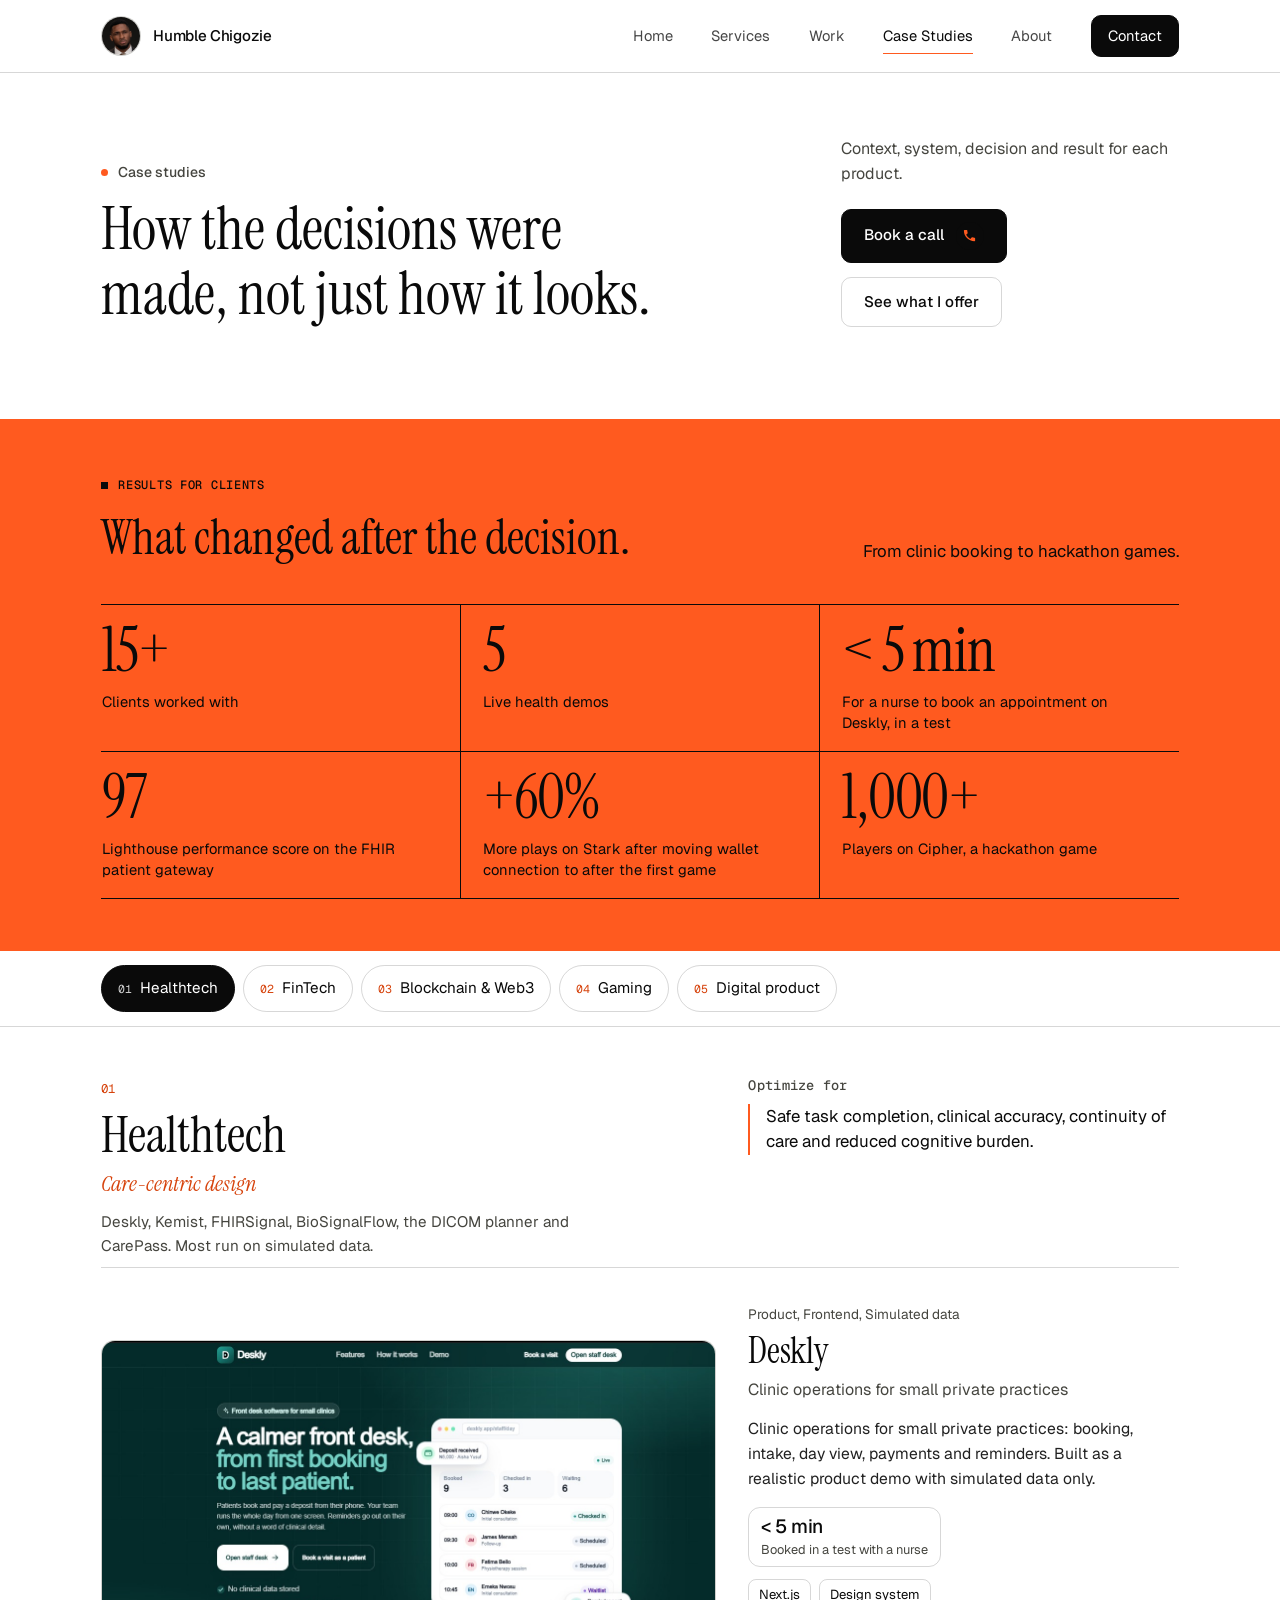
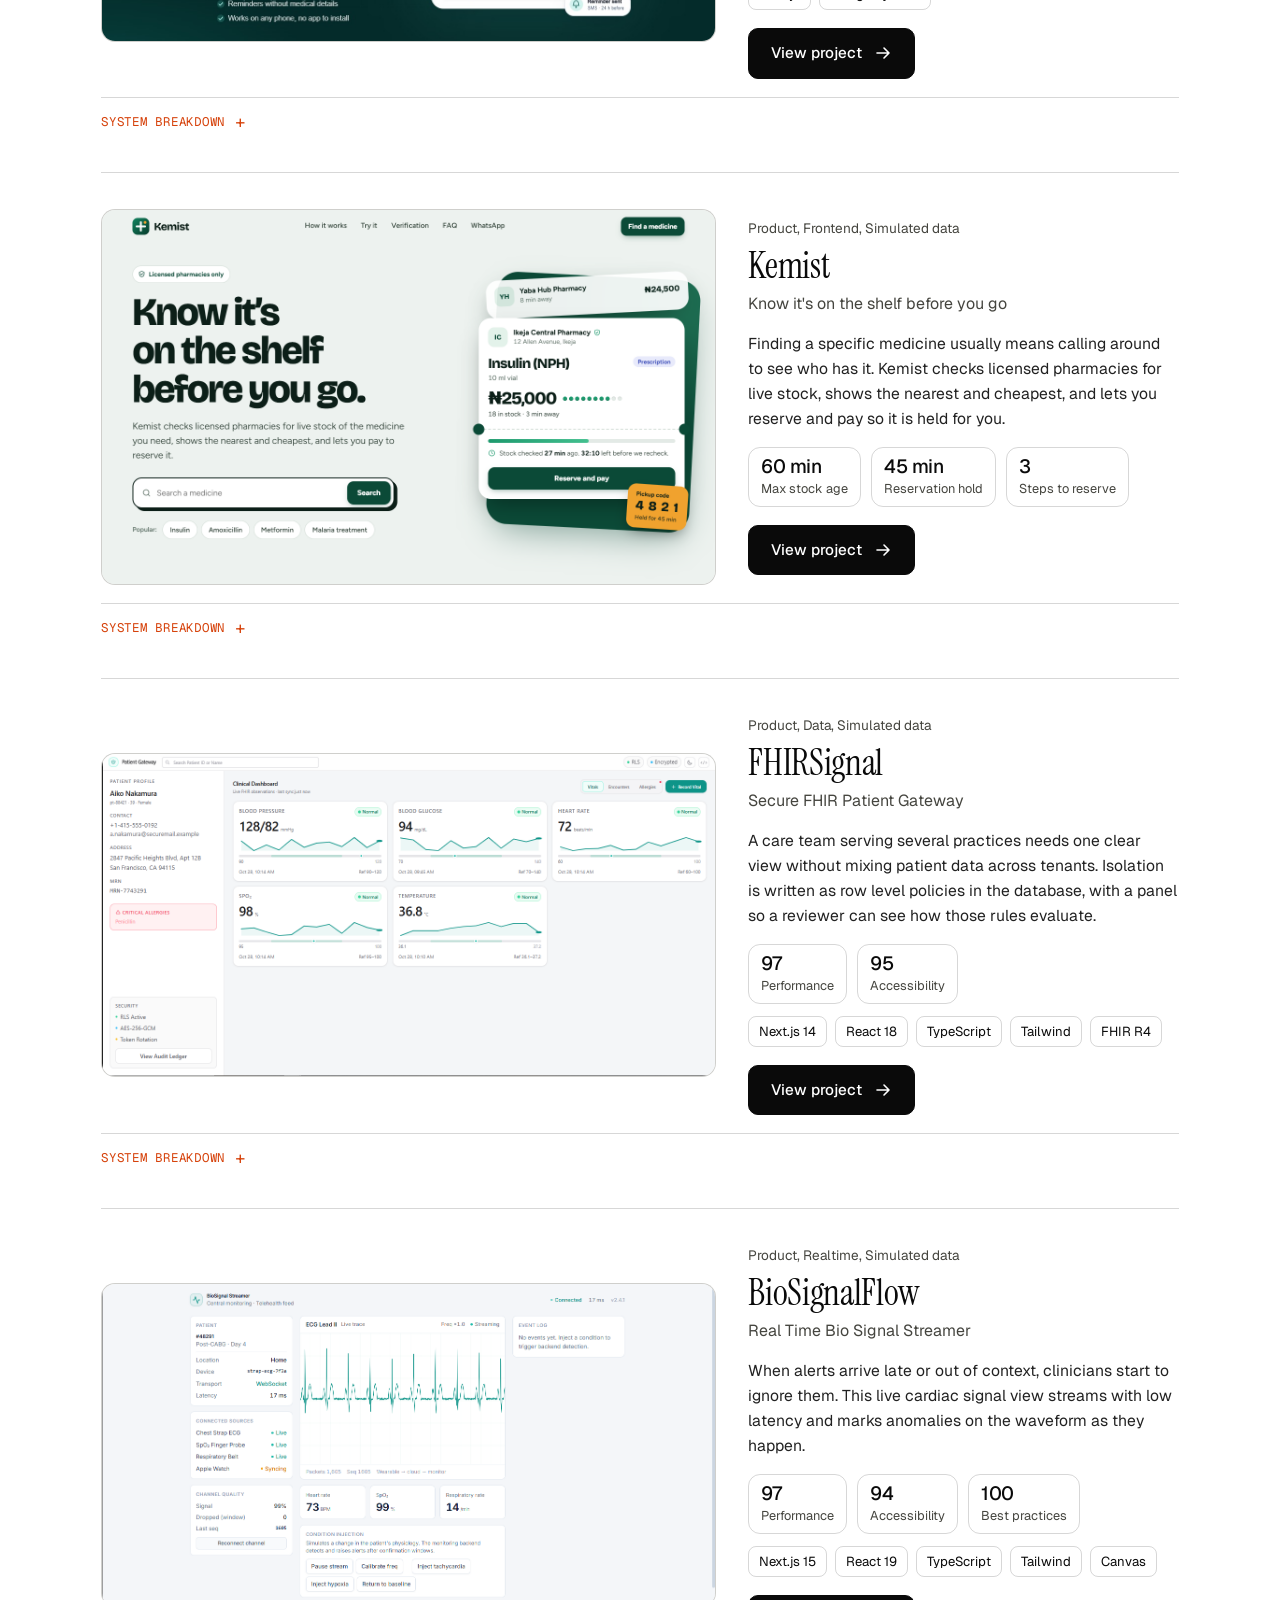
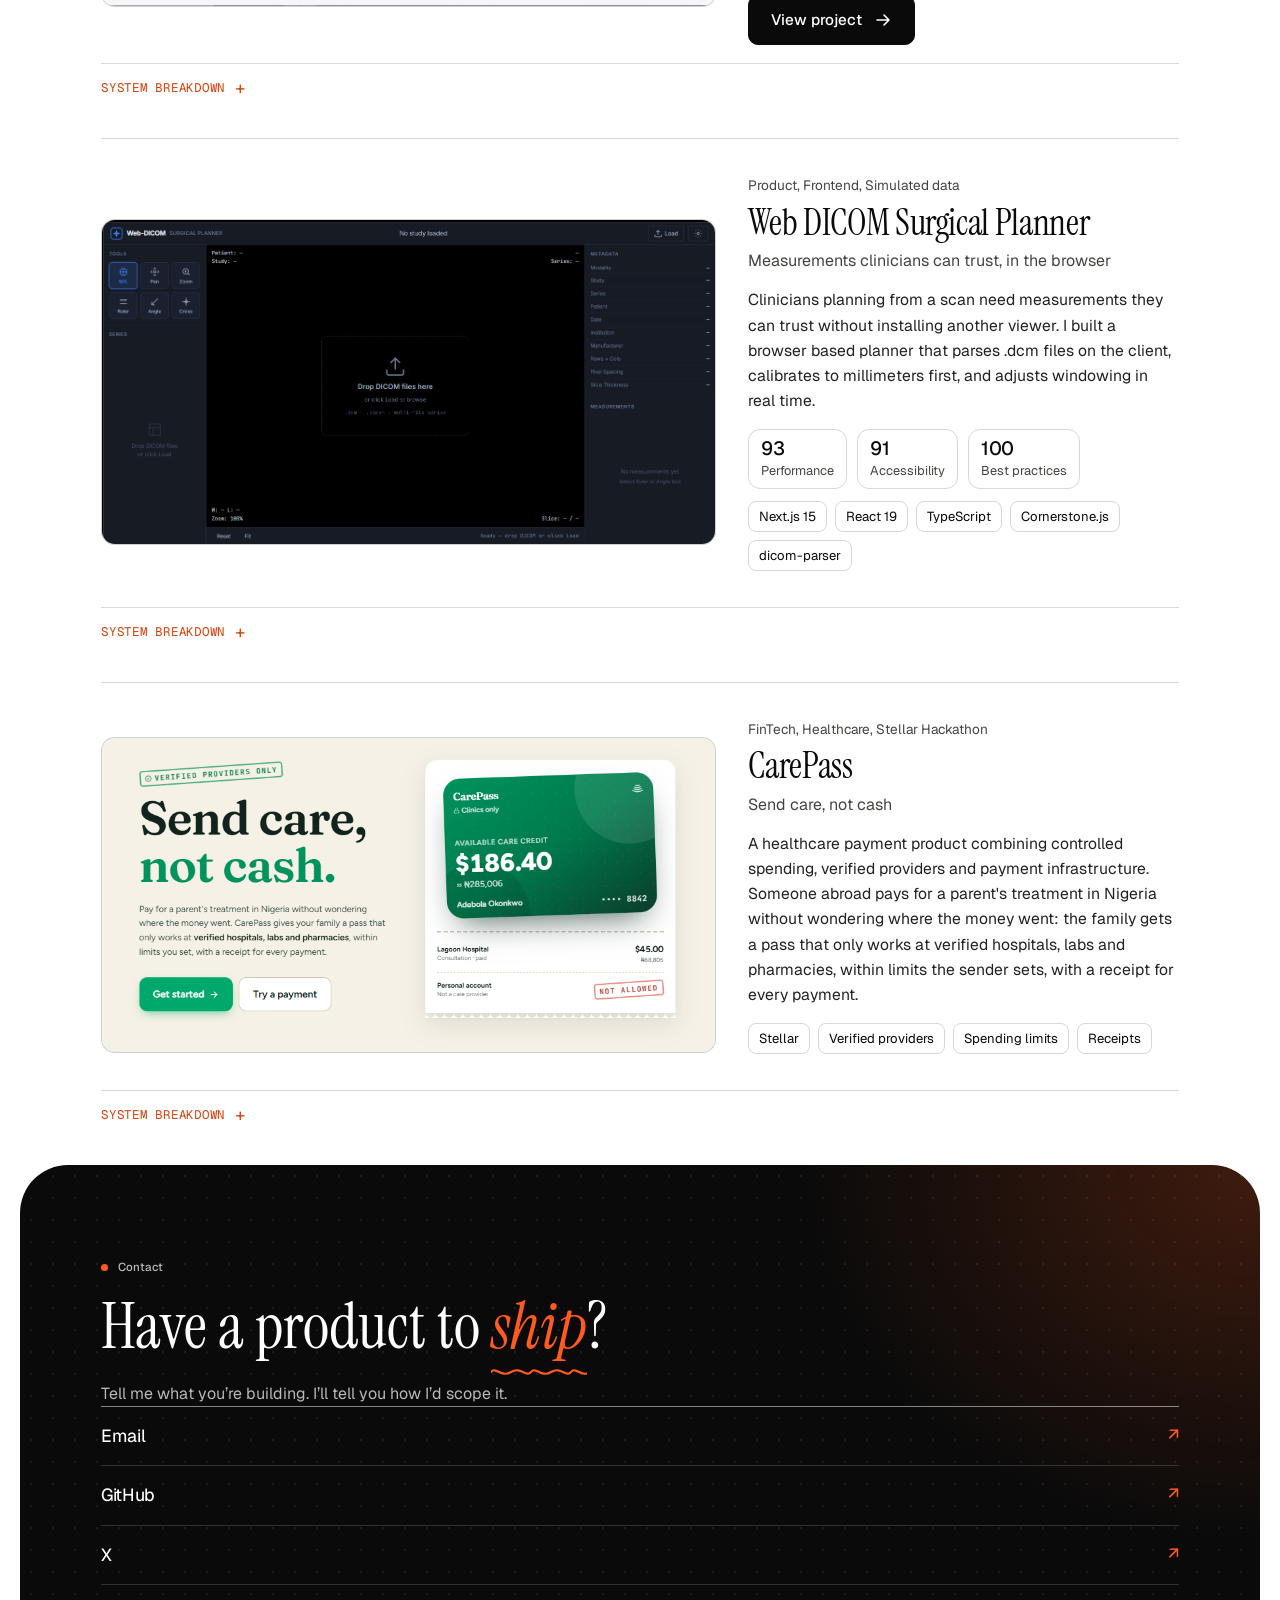
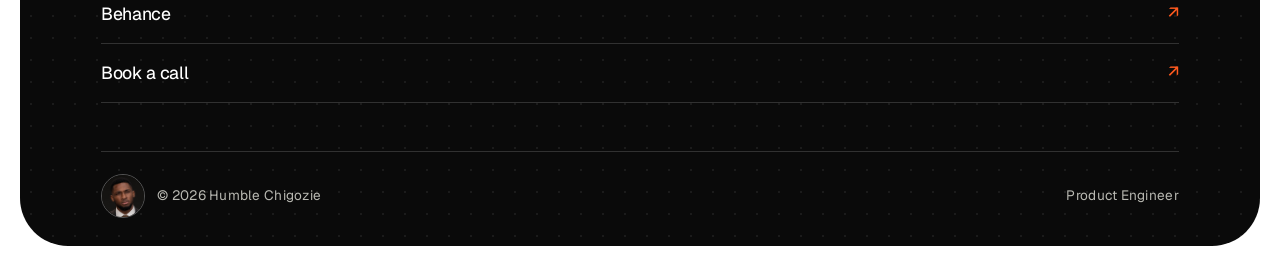
<file: case-studies.html>
<!doctype html>
<html lang="en">
<head>
<meta charset="utf-8">
<meta name="viewport" content="width=device-width, initial-scale=1">
<title>Case Studies | Humble Chigozie</title>
<meta name="description" content="The UX, design and engineering decisions behind each product I shipped, and the result each one produced: bookings, plays, onboarding and retention.">
<link rel="canonical" href="https://zyrick.vercel.app/case-studies.html">
<meta property="og:type" content="website">
<meta property="og:title" content="Case Studies, Humble Chigozie">
<meta property="og:description" content="The UX, design and engineering decisions behind each product I shipped, and the result each one produced: bookings, plays, onboarding and retention.">
<meta property="og:url" content="https://zyrick.vercel.app/case-studies.html">
<meta property="og:image" content="https://zyrick.vercel.app/assets/portrait-hero.jpg">
<meta name="twitter:card" content="summary_large_image">
<meta name="theme-color" content="#FFFFFF">
<link rel="icon" type="image/png" sizes="32x32" href="assets/favicon-32.png">
<link rel="icon" type="image/png" sizes="192x192" href="assets/favicon-192.png">
<link rel="apple-touch-icon" href="assets/apple-touch-icon.png">
<link rel="preconnect" href="https://fonts.googleapis.com">
<link rel="preconnect" href="https://fonts.gstatic.com" crossorigin>
<link href="https://fonts.googleapis.com/css2?family=Geist:wght@400;500;600;700&family=Geist+Mono:wght@400;500&family=Instrument+Serif:ital@0;1&display=swap" rel="stylesheet">
<link rel="stylesheet" href="styles.css">
<script type="application/ld+json">{"@context":"https://schema.org","@type":"Person","name":"Humble Chigozie","alternateName":"Zyrick","jobTitle":"Product Engineer","url":"https://zyrick.vercel.app","image":"https://zyrick.vercel.app/assets/portrait-hero.jpg","sameAs":["https://www.behance.net/zyrickux","https://github.com/0xZyrick","https://x.com/humblechigozie_"]}</script>
</head>
<body>
<a class="skip" href="#main">Skip to content</a><header class="site-header">
  <div class="wrap nav">
    <a class="brand" href="index.html" aria-label="Humble Chigozie home"><img class="brand-face" src="assets/favicon-96.png" width="38" height="38" alt=""><span>Humble Chigozie</span></a>
    <button class="nav-toggle" aria-expanded="false" aria-controls="nav-links">Menu</button>
    <nav id="nav-links" class="nav-links" aria-label="Primary">
      <a href="index.html">Home</a>
      <a href="index.html#offer">Services</a>
      <a href="index.html#selected-work">Work</a>
      <a href="case-studies.html" aria-current="page">Case Studies</a>
      <a href="index.html#about">About</a>
      <a class="nav-cta" href="#contact">Contact</a>
    </nav>
  </div>
</header>
<main id="main">
<section class="page-head">
  <div class="wrap head-split">
    <div class="head-main"><span class="eyebrow">Case studies</span>
    <h1>How the decisions were made, not just how it looks.</h1></div>
    <div class="head-aside">
    <p class="lede">Context, system, decision and result for each product.</p>
    <div class="cta-row"><a class="btn btn-primary" href="https://calendly.com/humblechigozie/30min" target="_blank" rel="noopener noreferrer">Book a call <span class="ico" aria-hidden="true"><svg width="15" height="15" viewBox="0 0 24 24" fill="currentColor"><path d="M6.6 10.8a15.1 15.1 0 006.6 6.6l2.2-2.2a1 1 0 011-.25c1.1.37 2.3.57 3.6.57a1 1 0 011 1V20a1 1 0 01-1 1C10.6 21 3 13.4 3 4a1 1 0 011-1h3.5a1 1 0 011 1c0 1.25.2 2.45.57 3.6a1 1 0 01-.25 1L6.6 10.8z"/></svg></span></a><a class="btn btn-ghost" href="index.html#offer">See what I offer</a></div>
    </div>
  </div>
</section>
<section class="numbers" aria-labelledby="num-h">
  <div class="wrap">
    <div class="head-split">
      <div class="head-main"><span class="eyebrow">Results for clients</span>
      <h2 id="num-h">What changed after the decision.</h2></div>
      <p class="head-aside">From clinic booking to hackathon games.</p>
    </div>
    <div class="num-clip"><div class="num-grid">
      <div class="num-cell"><b>15+</b><span>Clients worked with</span></div>
      <div class="num-cell"><b>5</b><span>Live health demos</span></div>
      <div class="num-cell"><b>&lt; 5 min</b><span>For a nurse to book an appointment on Deskly, in a test</span></div>
      <div class="num-cell"><b>97</b><span>Lighthouse performance score on the FHIR patient gateway</span></div>
      <div class="num-cell"><b>+60%</b><span>More plays on Stark after moving wallet connection to after the first game</span></div>
      <div class="num-cell"><b>1,000+</b><span>Players on Cipher, a hackathon game</span></div>
    </div></div>
  </div>
</section>
<div class="cs-body"><section class="section cs-nav-sec" style="padding-top:0" aria-label="Case study categories">
  <div class="wrap"><nav class="cs-nav" aria-label="Case study categories">
    <a href="#healthtech"><span>01</span>Healthtech<small>6 products</small></a>
    <a href="#fintech"><span>02</span>FinTech<small>Product UX</small></a>
    <a href="#web3"><span>03</span>Blockchain &amp; Web3<small>Product UX</small></a>
    <a href="#gaming"><span>04</span>Gaming<small>Stark, Cipher, ZAP FC</small></a>
    <a href="#digital-product"><span>05</span>Digital product<small>Wippo</small></a>
  </nav></div>
</section>
<section id="healthtech" class="cat" aria-labelledby="healthtech-h">
  <div class="wrap">
    <div class="cat-head">
      <div class="l"><span class="cat-num">01</span><h2 id="healthtech-h">Healthtech</h2><p class="cat-model">Care-centric design</p><p class="cat-intro">Deskly, Kemist, FHIRSignal, BioSignalFlow, the DICOM planner and CarePass. Most run on simulated data.</p></div>
      <div class="r"><span class="label">Optimize for</span><p class="cat-rule">Safe task completion, clinical accuracy, continuity of care and reduced cognitive burden.</p></div>
    </div>
    <article id="deskly" class="proj" aria-labelledby="deskly-h">
  <div class="proj-grid2">
    <div class="proj-media"><figure class="pshot"><img src="assets/projects/deskly.jpg" alt="Deskly landing page with a staff day view showing booked, checked in and waiting patients" width="1236" height="604" loading="lazy" decoding="async"></figure></div>
    <div class="proj-text">
      <span class="tags">Product, Frontend, Simulated data</span><h3 id="deskly-h">Deskly</h3><p class="proj-sub">Clinic operations for small private practices</p>
      <p class="proj-lead">Clinic operations for small private practices: booking, intake, day view, payments and reminders. Built as a realistic product demo with simulated data only.</p>
      <div class="proj-side"><div class="metrics"><div class="metric"><b>&lt; 5 min</b><span>Booked in a test with a nurse</span></div></div><div class="tech"><span>Next.js</span><span>Design system</span></div></div>
      <a class="btn btn-primary" href="https://desklyhq.vercel.app/" target="_blank" rel="noopener noreferrer">View project <span class="arr"><svg width="18" height="18" viewBox="0 0 18 18" fill="none" aria-hidden="true"><path d="M3 9h12M10 4l5 5-5 5" stroke="currentColor" stroke-width="1.6" stroke-linecap="round" stroke-linejoin="round"/></svg></span></a>
    </div>
  </div>
  <details class="proj-more"><summary>System breakdown</summary><div class="breakdown" role="group" aria-label="Deskly system breakdown"><div class="bk"><h4>Architecture</h4><p>A Next.js app with three connected areas: clinic setup, patient booking and a staff schedule. It stores no clinical records, and payments and reminders are simulated.</p></div><div class="bk"><h4>UI solution</h4><p>A seven-step setup, a mobile-first booking flow from service to confirmation, and a day and week schedule with check-in, walk-ins and payments.</p></div><div class="bk"><h4>Measured</h4><p>One nurse booked an appointment in under five minutes and said it was much faster than her usual way.</p></div></div></details>
</article>
<article id="kemist" class="proj" aria-labelledby="kemist-h">
  <div class="proj-grid2">
    <div class="proj-media"><figure class="pshot"><img src="assets/projects/kemist.png" alt="Kemist landing page: Know it's on the shelf before you go, with a pharmacy result card showing live stock, price and a reserve button" width="1310" height="800" loading="lazy" decoding="async"></figure></div>
    <div class="proj-text">
      <span class="tags">Product, Frontend, Simulated data</span><h3 id="kemist-h">Kemist</h3><p class="proj-sub">Know it's on the shelf before you go</p>
      <p class="proj-lead">Finding a specific medicine usually means calling around to see who has it. Kemist checks licensed pharmacies for live stock, shows the nearest and cheapest, and lets you reserve and pay so it is held for you.</p>
      <div class="proj-side"><div class="metrics"><div class="metric"><b>60 min</b><span>Max stock age</span></div><div class="metric"><b>45 min</b><span>Reservation hold</span></div><div class="metric"><b>3</b><span>Steps to reserve</span></div></div></div>
      <a class="btn btn-primary" href="https://kemistapp.vercel.app/" target="_blank" rel="noopener noreferrer">View project <span class="arr"><svg width="18" height="18" viewBox="0 0 18 18" fill="none" aria-hidden="true"><path d="M3 9h12M10 4l5 5-5 5" stroke="currentColor" stroke-width="1.6" stroke-linecap="round" stroke-linejoin="round"/></svg></span></a>
    </div>
  </div>
  <details class="proj-more"><summary>System breakdown</summary><p class="more-lead">Built as a prototype running on demonstration data.</p><div class="breakdown" role="group" aria-label="Kemist system breakdown"><div class="bk"><h4>UI solution</h4><p>A three step flow: search by brand or generic name, compare pharmacies by distance, price or freshness, then reserve with a pickup code held for 45 minutes. The same stock engine powers a live demo panel on the page and a WhatsApp chat.</p></div><div class="bk"><h4>Trust rules</h4><p>Only pharmacies on the licensed registry appear. Stock older than an hour is refreshed before it shows, and an unfilled order is refunded.</p></div></div></details>
</article>
<article id="fhirsignal" class="proj" aria-labelledby="fhirsignal-h">
  <div class="proj-grid2">
    <div class="proj-media"><figure class="pshot"><img src="assets/projects/fhirsignal.png" alt="Secure FHIR Patient Gateway clinical dashboard showing a patient profile and vitals cards for blood pressure, glucose, heart rate, SpO2 and temperature" width="1312" height="690" loading="lazy" decoding="async"></figure></div>
    <div class="proj-text">
      <span class="tags">Product, Data, Simulated data</span><h3 id="fhirsignal-h">FHIRSignal</h3><p class="proj-sub">Secure FHIR Patient Gateway</p>
      <p class="proj-lead">A care team serving several practices needs one clear view without mixing patient data across tenants. Isolation is written as row level policies in the database, with a panel so a reviewer can see how those rules evaluate.</p>
      <div class="proj-side"><div class="metrics"><div class="metric"><b>97</b><span>Performance</span></div><div class="metric"><b>95</b><span>Accessibility</span></div></div><div class="tech"><span>Next.js 14</span><span>React 18</span><span>TypeScript</span><span>Tailwind</span><span>FHIR R4</span></div></div>
      <a class="btn btn-primary" href="https://fhirsignal.vercel.app/" target="_blank" rel="noopener noreferrer">View project <span class="arr"><svg width="18" height="18" viewBox="0 0 18 18" fill="none" aria-hidden="true"><path d="M3 9h12M10 4l5 5-5 5" stroke="currentColor" stroke-width="1.6" stroke-linecap="round" stroke-linejoin="round"/></svg></span></a>
    </div>
  </div>
  <details class="proj-more"><summary>System breakdown</summary><div class="breakdown" role="group" aria-label="FHIRSignal system breakdown"><div class="bk"><h4>Architecture</h4><p>Next.js 14 and React 18 with TypeScript and Tailwind. Data is HL7 FHIR R4 JSON, checked against Observation rules on the client. Tenant isolation is modelled as simulated Neon Postgres row-level security with mocked session tokens. There is no real database or auth yet.</p></div><div class="bk"><h4>UI solution</h4><p>A panel lets a reviewer see how the isolation rules evaluate, next to the vitals the care team reads.</p></div><div class="bk"><h4>Measured</h4><p>Lighthouse: performance 97, accessibility 95, best practices 96, SEO 100. First paint 0.6 s and largest content 0.7 s.</p></div></div></details>
</article>
<article id="biosignalflow" class="proj" aria-labelledby="biosignalflow-h">
  <div class="proj-grid2">
    <div class="proj-media"><figure class="pshot"><img src="assets/projects/biosignalflow.png" alt="Bio Signal Streamer showing a live ECG trace, patient details, vitals and a condition injection panel" width="1311" height="690" loading="lazy" decoding="async"></figure></div>
    <div class="proj-text">
      <span class="tags">Product, Realtime, Simulated data</span><h3 id="biosignalflow-h">BioSignalFlow</h3><p class="proj-sub">Real Time Bio Signal Streamer</p>
      <p class="proj-lead">When alerts arrive late or out of context, clinicians start to ignore them. This live cardiac signal view streams with low latency and marks anomalies on the waveform as they happen.</p>
      <div class="proj-side"><div class="metrics"><div class="metric"><b>97</b><span>Performance</span></div><div class="metric"><b>94</b><span>Accessibility</span></div><div class="metric"><b>100</b><span>Best practices</span></div></div><div class="tech"><span>Next.js 15</span><span>React 19</span><span>TypeScript</span><span>Tailwind</span><span>Canvas</span></div></div>
      <a class="btn btn-primary" href="https://biosignalflow.vercel.app/" target="_blank" rel="noopener noreferrer">View project <span class="arr"><svg width="18" height="18" viewBox="0 0 18 18" fill="none" aria-hidden="true"><path d="M3 9h12M10 4l5 5-5 5" stroke="currentColor" stroke-width="1.6" stroke-linecap="round" stroke-linejoin="round"/></svg></span></a>
    </div>
  </div>
  <details class="proj-more"><summary>System breakdown</summary><div class="breakdown" role="group" aria-label="BioSignalFlow system breakdown"><div class="bk"><h4>Architecture</h4><p>Next.js 15 and React 19 with TypeScript and Tailwind. The waveform is drawn on an HTML5 canvas with requestAnimationFrame, and React hooks run the animation loop. There is no charting library, and the stream is simulated on the client.</p></div><div class="bk"><h4>UI solution</h4><p>Anomalies are marked on the waveform as they happen, and the connection status stays visible.</p></div><div class="bk"><h4>Measured</h4><p>Lighthouse: performance 97, accessibility 94, best practices 100, SEO 100. First paint 1.0 s and largest content 1.0 s.</p></div></div></details>
</article>
<article id="dicom-planner" class="proj" aria-labelledby="dicom-planner-h">
  <div class="proj-grid2">
    <div class="proj-media"><figure class="pshot"><img src="assets/projects/dicom.png" alt="Web DICOM Surgical Planner interface with tools, series list, a viewport waiting for a scan, and metadata and measurements panels" width="1313" height="694" loading="lazy" decoding="async"></figure></div>
    <div class="proj-text">
      <span class="tags">Product, Frontend, Simulated data</span><h3 id="dicom-planner-h">Web DICOM Surgical Planner</h3><p class="proj-sub">Measurements clinicians can trust, in the browser</p>
      <p class="proj-lead">Clinicians planning from a scan need measurements they can trust without installing another viewer. I built a browser based planner that parses .dcm files on the client, calibrates to millimeters first, and adjusts windowing in real time.</p>
      <div class="proj-side"><div class="metrics"><div class="metric"><b>93</b><span>Performance</span></div><div class="metric"><b>91</b><span>Accessibility</span></div><div class="metric"><b>100</b><span>Best practices</span></div></div><div class="tech"><span>Next.js 15</span><span>React 19</span><span>TypeScript</span><span>Cornerstone.js</span><span>dicom-parser</span></div></div>
      
    </div>
  </div>
  <details class="proj-more"><summary>System breakdown</summary><div class="breakdown" role="group" aria-label="Web DICOM Surgical Planner system breakdown"><div class="bk"><h4>Architecture</h4><p>Next.js 15 (App Router) with React 19 and TypeScript. Cornerstone.js renders the images, and DICOM files are parsed on the client with dicom-parser plus a lightweight header parser.</p></div><div class="bk"><h4>UI solution</h4><p>The planner calibrates to millimetres first and adjusts windowing in real time, so a measurement is readable before it is used.</p></div><div class="bk"><h4>Measured</h4><p>Lighthouse: performance 93, accessibility 91, best practices 100, SEO 90. First paint 1.2 s and largest content 1.2 s.</p></div></div></details>
</article>
<article id="carepass" class="proj" aria-labelledby="carepass-h">
  <div class="proj-grid2">
    <div class="proj-media"><figure class="pshot"><img src="assets/projects/carepass.png" alt="CarePass landing page: Send care, not cash, with a care credit card that only works at verified providers" width="933" height="478" loading="lazy" decoding="async"></figure></div>
    <div class="proj-text">
      <span class="tags">FinTech, Healthcare, Stellar Hackathon</span><h3 id="carepass-h">CarePass</h3><p class="proj-sub">Send care, not cash</p>
      <p class="proj-lead">A healthcare payment product combining controlled spending, verified providers and payment infrastructure. Someone abroad pays for a parent's treatment in Nigeria without wondering where the money went: the family gets a pass that only works at verified hospitals, labs and pharmacies, within limits the sender sets, with a receipt for every payment.</p>
      <div class="proj-side"><div class="tech"><span>Stellar</span><span>Verified providers</span><span>Spending limits</span><span>Receipts</span></div></div>
      
    </div>
  </div>
  <details class="proj-more"><summary>System breakdown</summary><p class="more-lead">Being built for the Stellar Hackathon.</p><div class="breakdown" role="group" aria-label="CarePass system breakdown"><div class="bk"><h4>Architecture</h4><p>A care credit pass backed by payment infrastructure, restricted to verified hospitals, labs and pharmacies.</p></div><div class="bk"><h4>UI solution</h4><p>The card shows available care credit. A receipt strip shows a clinic payment as paid and a payment to a personal account as not allowed.</p></div><div class="bk"><h4>Principle</h4><p>Send care, not cash.</p></div></div></details>
</article>

  </div>
</section>
<section id="fintech" class="cat" aria-labelledby="fintech-h">
  <div class="wrap">
    <div class="cat-head">
      <div class="l"><span class="cat-num">02</span><h2 id="fintech-h">FinTech</h2><p class="cat-model">Transaction-centric design</p><p class="cat-intro">Product UX for trading and swapping.</p></div>
      <div class="r"><span class="label">Optimize for</span><p class="cat-rule">Transaction reliability, financial security, transparency and efficient financial operations.</p></div>
    </div>
    <article id="perps" class="proj" aria-labelledby="perps-h">
  <div class="proj-grid2">
    <div class="proj-media"><figure class="pshot"><img src="assets/projects/product-ux.jpg" alt="Mobile perpetual trading interface" width="512" height="288" loading="lazy" decoding="async"></figure></div>
    <div class="proj-text">
      <span class="tags">FinTech, Web3, Product UX</span><h3 id="perps-h">Perps Trading</h3><p class="proj-sub">Controlling cognitive load during active execution</p>
      <p class="proj-lead">For perpetual trading, I focused on controlling cognitive load during active execution: making the order book collapsible, simplifying market switching, adapting the trading experience to mobile, and keeping open-position management accessible.</p>
      <div class="proj-side"><div class="tech"><span>Order book</span><span>Market switching</span><span>Mobile trading</span><span>Open positions</span></div></div>
      <a class="btn btn-primary" href="https://vandorprep.vercel.app/" target="_blank" rel="noopener noreferrer">View project <span class="arr"><svg width="18" height="18" viewBox="0 0 18 18" fill="none" aria-hidden="true"><path d="M3 9h12M10 4l5 5-5 5" stroke="currentColor" stroke-width="1.6" stroke-linecap="round" stroke-linejoin="round"/></svg></span></a>
    </div>
  </div>
  <details class="proj-more"><summary>System breakdown</summary><div class="breakdown" role="group" aria-label="Perps Trading system breakdown"><div class="bk"><h4>UX decisions</h4><p>Collapsible order book, simpler market switching, a mobile-adapted trading screen and open positions that stay within reach.</p></div><div class="bk"><h4>Principle</h4><p>Complexity should not automatically become the user's responsibility.</p></div></div></details>
</article>
<article id="swap" class="proj" aria-labelledby="swap-h">
  <div class="proj-grid2">
    <div class="proj-media"><figure class="pshot"><img src="assets/projects/swap.jpg" alt="Unified swap flow on mobile: a single sell and receive screen with SOL and ETH, and a token selection sheet with search" width="2000" height="1125" loading="lazy" decoding="async"></figure></div>
    <div class="proj-text">
      <span class="tags">FinTech, Web3, Product UX</span><h3 id="swap-h">Unified Swap Flow</h3><p class="proj-sub">Multiple preliminary decisions reduced to a single input</p>
      <p class="proj-lead">For a unified swap flow, I reduced multiple preliminary decisions into a single input, combined token and network selection, and surfaced validation earlier, making the interaction more direct without changing the underlying smart contract behaviour.</p>
      <div class="proj-side"><div class="tech"><span>Single input</span><span>Token + network</span><span>Early validation</span></div></div>
      <a class="btn btn-primary" href="https://clove-lemon.vercel.app/" target="_blank" rel="noopener noreferrer">View project <span class="arr"><svg width="18" height="18" viewBox="0 0 18 18" fill="none" aria-hidden="true"><path d="M3 9h12M10 4l5 5-5 5" stroke="currentColor" stroke-width="1.6" stroke-linecap="round" stroke-linejoin="round"/></svg></span></a>
    </div>
  </div>
  <details class="proj-more"><summary>System breakdown</summary><div class="breakdown" role="group" aria-label="Unified Swap Flow system breakdown"><div class="bk"><h4>Architecture</h4><p>The underlying smart contract behaviour is unchanged. The work is in the interaction layer.</p></div><div class="bk"><h4>UX decisions</h4><p>One input replaces several preliminary choices, token and network are chosen together, and validation appears before the user commits.</p></div><div class="bk"><h4>Principle</h4><p>Make the right functionality accessible at the right moment.</p></div></div></details>
</article>
<article id="fintech-carepass" class="proj proj-cross" aria-label="CarePass also appears under Healthtech">
  <p>CarePass, a healthcare payments product built for the Stellar Hackathon, applies the same transaction principles. <a class="link" href="#carepass">Read it under Healthtech</a>.</p>
</article>

  </div>
</section>
<section id="web3" class="cat" aria-labelledby="web3-h">
  <div class="wrap">
    <div class="cat-head">
      <div class="l"><span class="cat-num">03</span><h2 id="web3-h">Blockchain &amp; Web3</h2><p class="cat-model">Trust-centric design</p><p class="cat-intro">Product UX for wallet and identity flows.</p></div>
      <div class="r"><span class="label">Optimize for</span><p class="cat-rule">Wallet abstraction, deterministic state clarity, gas efficiency, and verifiable on-chain transparency.</p></div>
    </div>
    <article id="wallet-modal" class="proj" aria-labelledby="wallet-modal-h">
  <div class="proj-grid2">
    <div class="proj-media"><figure class="pshot"><img src="assets/projects/wallet-connection.jpg" alt="Connect wallet user flow across three phone screens: choose a wallet, extension not found, and connecting to Ready" width="2000" height="1125" loading="lazy" decoding="async"></figure></div>
    <div class="proj-text">
      <span class="tags">Blockchain, Web3, Product UX</span><h3 id="wallet-modal-h">Wallet Connection Modal</h3><p class="proj-sub">Wallet selection treated as a decision point</p>
      <p class="proj-lead">For wallet connection, I treated wallet selection as a decision point rather than a technical setup step, using clearer grouping, hierarchy, and language to reduce uncertainty for users unfamiliar with Web3.</p>
      <div class="proj-side"><div class="tech"><span>Wallet abstraction</span><span>Information hierarchy</span><span>Plain language</span></div></div>
      
    </div>
  </div>
  <details class="proj-more"><summary>System breakdown</summary><div class="breakdown" role="group" aria-label="Wallet Connection Modal system breakdown"><div class="bk"><h4>UX decisions</h4><p>Group the choices, order them by importance and describe them in plain terms so an unfamiliar user is never guessing.</p></div><div class="bk"><h4>Principle</h4><p>Complexity should not automatically become the user's responsibility.</p></div><div class="bk"><h4>Related</h4><p>The same thinking shaped when the wallet prompt appears in STARK and CIPHER.</p></div></div></details>
</article>
<article id="username-onboarding" class="proj" aria-labelledby="username-onboarding-h">
  <div class="proj-grid2">
    <div class="proj-media"><figure class="pshot pshot-phone"><img src="assets/projects/username-onboarding.jpg" alt="Wallet home screen shown after username-first onboarding, with a recovery phrase prompt, balance and send, receive and swap actions" width="591" height="1280" loading="lazy" decoding="async"></figure></div>
    <div class="proj-text">
      <span class="tags">Blockchain, Web3, Product UX</span><h3 id="username-onboarding-h">Username-First Onboarding</h3><p class="proj-sub">Product access separated from cryptographic commitment</p>
      <p class="proj-lead">For username-first onboarding, I explored separating initial product access from cryptographic commitment, allowing users to enter with a username and encounter wallet creation later when ownership becomes relevant.</p>
      <div class="proj-side"><div class="tech"><span>Progressive onboarding</span><span>Wallet abstraction</span><span>Deferred commitment</span></div></div>
      <a class="btn btn-primary" href="https://zyrick.framer.website/works/onboarding" target="_blank" rel="noopener noreferrer">View project <span class="arr"><svg width="18" height="18" viewBox="0 0 18 18" fill="none" aria-hidden="true"><path d="M3 9h12M10 4l5 5-5 5" stroke="currentColor" stroke-width="1.6" stroke-linecap="round" stroke-linejoin="round"/></svg></span></a>
    </div>
  </div>
  <details class="proj-more"><summary>System breakdown</summary><div class="breakdown" role="group" aria-label="Username-First Onboarding system breakdown"><div class="bk"><h4>Architecture</h4><p>Entry is a username. Wallet creation is a later step, introduced at the moment ownership matters.</p></div><div class="bk"><h4>UX decisions</h4><p>Let people start before asking them to commit to anything cryptographic.</p></div><div class="bk"><h4>Principle</h4><p>Good UX is not about removing functionality; it is about making the right functionality accessible at the right moment.</p></div></div></details>
</article>

  </div>
</section>
<section id="gaming" class="cat" aria-labelledby="gaming-h">
  <div class="wrap">
    <div class="cat-head">
      <div class="l"><span class="cat-num">04</span><h2 id="gaming-h">Gaming</h2><p class="cat-model">Experience-centric design</p><p class="cat-intro">Stark, Cipher and ZAP FC. What they taught me about onboarding and retention carries to any product.</p></div>
      <div class="r"><span class="label">Optimize for</span><p class="cat-rule">Core loop retention, low-latency responsiveness, player immersion, and rewarding progression systems.</p></div>
    </div>
    <article id="zap-fc" class="proj" aria-labelledby="zap-fc-h">
  <div class="proj-grid2">
    <div class="proj-media"><figure class="pshot"><img src="assets/projects/zap-fc.jpg" alt="ZAP FC clubhouse screen with practice ladder and live match" width="1100" height="672" loading="lazy" decoding="async"></figure></div>
    <div class="proj-text">
      <span class="tags">Gaming, Blockchain, Game experiment</span><h3 id="zap-fc-h">ZAP FC</h3><p class="proj-sub">Designing strategy around human psychology</p>
      <p class="proj-lead">ZAP FC is a fully onchain football strategy game built on Starknet, designed around psychological prediction rather than conventional football mechanics. Instead of dribbling, aiming, or mastering timing, two players simultaneously commit to hidden decisions, attempting to anticipate each other's next move.</p>
      <div class="proj-side"><div class="metrics"><div class="metric"><b>50+</b><span>Players across 9 countries</span></div></div><div class="tech"><span>Starknet</span><span>Commit-reveal</span><span>Two-player</span></div></div>
      <a class="btn btn-primary" href="https://playzap.vercel.app/" target="_blank" rel="noopener noreferrer">Play ZAP FC <span class="arr"><svg width="18" height="18" viewBox="0 0 18 18" fill="none" aria-hidden="true"><path d="M3 9h12M10 4l5 5-5 5" stroke="currentColor" stroke-width="1.6" stroke-linecap="round" stroke-linejoin="round"/></svg></span></a>
    </div>
  </div>
  <details class="proj-more"><summary>System breakdown</summary><p class="more-lead">From a product perspective, the interesting challenge is making a mind game feel like football while keeping its underlying rules understandable. The UX revolves around communicating intent, uncertainty, and consequences clearly, ensuring players understand what they're deciding and why the outcome occurred. The commit-reveal architecture also introduces a trust requirement: neither player should be able to see or manipulate the other's decision before both have committed. Every interaction and presentation decision should reinforce the central mechanic: you're not playing the pitch; you're playing the person reading it.</p><div class="breakdown" role="group" aria-label="ZAP FC system breakdown"><div class="bk"><h4>Context</h4><p>Exploring how football can become an enjoyable onchain game.</p></div><div class="bk"><h4>Architecture</h4><p>A two-player strategy game built around hidden decisions, simultaneous commitment and outcome resolution.</p></div><div class="bk"><h4>UX decisions</h4><p>Football provides the familiar visual language, while the underlying experience is a mind game.</p><p>Players should understand their choices without needing to understand complicated blockchain mechanics.</p></div><div class="bk"><h4>Result</h4><p>Moving wallet connection to after play showed the same pattern in ZAP FC. Many players also played without realising it was an onchain game, which was the goal: keep the architecture out of the player's way.</p></div><div class="bk"><h4>Principle</h4><p>A mind game wearing football's clothes.</p></div></div></details>
</article>
<article id="cipher" class="proj" aria-labelledby="cipher-h">
  <div class="proj-grid2">
    <div class="proj-media"><figure class="pshot"><img src="assets/projects/cipher.jpg" alt="Cipher main menu with resume, create a room and join a room" width="1100" height="582" loading="lazy" decoding="async"></figure></div>
    <div class="proj-text">
      <span class="tags">Blockchain, Gaming, Dojo Game Jam winner</span><h3 id="cipher-h">CIPHER</h3><p class="proj-sub">Understanding the cost of introducing infrastructure too early</p>
      <p class="proj-lead">Cipher exposed an important onboarding problem in Web3 gaming: asking players to connect a Cartridge wallet before experiencing the game. During testing, a player encountered the wallet requirement and chose not to proceed, illustrating how technical infrastructure can become a barrier before users understand the product's value.</p>
      <div class="proj-side"><div class="metrics"><div class="metric"><b>1,000+</b><span>Players on a hackathon game</span></div></div><div class="tech"><span>Cartridge wallet</span><span>Rooms</span><span>Dojo Game Jam</span></div></div>
      <a class="btn btn-primary" href="https://playcipher.vercel.app/" target="_blank" rel="noopener noreferrer">Play Cipher <span class="arr"><svg width="18" height="18" viewBox="0 0 18 18" fill="none" aria-hidden="true"><path d="M3 9h12M10 4l5 5-5 5" stroke="currentColor" stroke-width="1.6" stroke-linecap="round" stroke-linejoin="round"/></svg></span></a>
    </div>
  </div>
  <details class="proj-more"><summary>System breakdown</summary><p class="more-lead">The problem wasn't necessarily wallet complexity itself, but its position in the user journey. This informed a broader product principle: players should have a reason to care about the game before being asked to care about its underlying infrastructure. Rather than treating wallet connection as a mandatory entry requirement, I began examining how ownership, authentication, and blockchain interactions could be introduced progressively, at moments when they made sense to the player's intent.</p><div class="breakdown" role="group" aria-label="CIPHER system breakdown"><div class="bk"><h4>Architecture</h4><p>A game experience integrated with Cartridge wallet infrastructure.</p></div><div class="bk"><h4>UX decisions</h4><p>Wallet connection and entry flows are important parts of the overall product experience.</p><p>Requiring a wallet connection before gameplay adds friction before users experience the value.</p></div><div class="bk"><h4>Principle</h4><p>Infrastructure should support the experience, not become the experience.</p></div></div></details>
</article>
<article id="stark" class="proj" aria-labelledby="stark-h">
  <div class="proj-grid2">
    <div class="proj-media"><figure class="pshot"><img src="assets/projects/stark.jpg" alt="Stark column puzzle game board" width="1100" height="733" loading="lazy" decoding="async"></figure></div>
    <div class="proj-text">
      <span class="tags">Gaming, Blockchain, Game experiment</span><h3 id="stark-h">STARK</h3><p class="proj-sub">Designing the experience before introducing the technology</p>
      <p class="proj-lead">STARK became an opportunity to explore the opposite onboarding approach. The game uses a column-based puzzle mechanic, with the tagline "Fill the column." The product experience was designed to let players access the first two levels without authentication, allowing them to understand the gameplay before being asked to create an account.</p>
      <div class="proj-side"><div class="metrics"><div class="metric"><b>+60%</b><span>More plays after moving wallet connection to after the first game</span></div></div><div class="tech"><span>Progressive disclosure</span><span>Offchain + onchain</span><span>Social auth first</span></div></div>
      <a class="btn btn-primary" href="https://playstark.vercel.app/" target="_blank" rel="noopener noreferrer">Play Stark <span class="arr"><svg width="18" height="18" viewBox="0 0 18 18" fill="none" aria-hidden="true"><path d="M3 9h12M10 4l5 5-5 5" stroke="currentColor" stroke-width="1.6" stroke-linecap="round" stroke-linejoin="round"/></svg></span></a>
    </div>
  </div>
  <details class="proj-more"><summary>System breakdown</summary><p class="more-lead">Login becomes relevant when players want to save progress, while social authentication is prioritized before wallet connection. This was a deliberate application of progressive disclosure: separating the immediate goal of playing from the later need for persistence and blockchain participation. Other decisions, including the Hold/Swap interaction and the separation of Offchain and Onchain experiences, were intended to make the game accessible without removing its Web3 capabilities. Early testing reinforced the reasoning: players engaged with the game, replayed levels, chased scores, and shared screenshots without needing an explanation of the underlying technology.</p><div class="breakdown" role="group" aria-label="STARK system breakdown"><div class="bk"><h4>Context</h4><p>Exploring how blockchain can exist underneath a game without getting in the player's way.</p></div><div class="bk"><h4>Architecture</h4><p>A level-based column-merging puzzle with gameplay progression and optional onchain interaction.</p></div><div class="bk"><h4>UX decisions</h4><p>Dark, focused interface with minimal distractions and clear gameplay controls.</p><p>Levels 1 and 2 are playable before login, and login enables saving progress.</p></div><div class="bk"><h4>Result</h4><p>Moving wallet connection from before play to after play lifted plays by about 60%. Many players had been dropping at the first prompt to connect a wallet.</p></div><div class="bk"><h4>Principle</h4><p>Gameplay first, infrastructure second.</p></div></div></details>
</article>

  </div>
</section>
<section id="digital-product" class="cat" aria-labelledby="digital-product-h">
  <div class="wrap">
    <div class="cat-head">
      <div class="l"><span class="cat-num">05</span><h2 id="digital-product-h">Digital product</h2><p class="cat-model">Project-centred design</p></div>
      <div class="r"><span class="label">Optimize for</span><p class="cat-rule">The project, not the post, as the primary object.</p></div>
    </div>
    <article id="wippo" class="proj" aria-labelledby="wippo-h">
  <div class="proj-grid2">
    <div class="proj-media"><figure class="pshot"><img src="assets/projects/wippo.jpg" alt="Wippo project page showing the Stark project journey" width="1100" height="604" loading="lazy" decoding="async"></figure></div>
    <div class="proj-text">
      <span class="tags">Digital product, Platform</span><h3 id="wippo-h">Wippo</h3><p class="proj-sub">Making the project, rather than the post, the centre of the experience</p>
      <p class="proj-lead">Wippo is a platform built around a different product question: what if everything people make had a living home instead of being scattered across social platforms? Its central design decision is treating the project as the primary object, rather than treating individual posts as the product.</p>
      <div class="proj-side"><div class="tech"><span>Project-first</span><span>Editorial</span><span>Information architecture</span></div></div>
      <a class="btn btn-primary" href="https://wippo.com/" target="_blank" rel="noopener noreferrer">Visit Wippo <span class="arr"><svg width="18" height="18" viewBox="0 0 18 18" fill="none" aria-hidden="true"><path d="M3 9h12M10 4l5 5-5 5" stroke="currentColor" stroke-width="1.6" stroke-linecap="round" stroke-linejoin="round"/></svg></span></a>
    </div>
  </div>
  <details class="proj-more"><summary>System breakdown</summary><p class="more-lead">Each project has a current state, while updates, videos, images, live sessions, and other contributions become part of its evolving history. This changes the information architecture from a conventional social feed into a project-centred experience. Visitors can understand what someone is making, see its latest development, and explore how it has evolved over time. The reasoning also challenges the pressure to showcase only finished work: unfinished ideas, experiments, setbacks, and progress are all meaningful parts of a project's journey. The goal is to make documenting the process as natural as sharing the outcome, while giving creators a persistent identity for the things they make.</p><div class="breakdown" role="group" aria-label="Wippo system breakdown"><div class="bk"><h4>Context</h4><p>Exploring how people can share, document, and connect through the things they make.</p></div><div class="bk"><h4>Architecture</h4><p>The project is the primary entity. Updates, media, milestones and discussions belong to a project instead of existing as disconnected posts.</p></div><div class="bk"><h4>UX decisions</h4><p>Editorial, minimal and project-focused. The latest state of a project takes visual priority.</p><p>Make it easy to follow something being created over time, rather than consume another social feed.</p></div><div class="bk"><h4>Principle</h4><p>The project is the home; everything created or shared becomes part of its journey.</p></div></div></details>
</article>

  </div>
</section>
</div>
</main>
<section id="contact" class="contact dark" aria-labelledby="contact-h">
  <div class="wrap">
    <span class="eyebrow">Contact</span>
    <h2 id="contact-h">Have a product to <span class="accent-em">ship</span>?</h2>
    <p class="lede">Tell me what you’re building. I’ll tell you how I’d scope it.</p>
    <div class="contact-links">
      <a href="mailto:justzyrick@gmail.com">Email</a>
      <a href="https://github.com/0xZyrick" target="_blank" rel="noopener noreferrer">GitHub</a>
      <a href="https://x.com/humblechigozie_" target="_blank" rel="noopener noreferrer">X</a>
      <a href="https://www.behance.net/zyrickux" target="_blank" rel="noopener noreferrer">Behance</a>
      <a href="https://calendly.com/humblechigozie/30min" target="_blank" rel="noopener noreferrer">Book a call</a>
      <!-- TODO: add a LinkedIn link here if you have one (none was in the old portfolio) -->
    </div>
    <div class="foot"><span class="foot-id"><img src="assets/favicon-96.png" width="44" height="44" alt=""><span>© <span id="year">2026</span> Humble Chigozie</span></span><span>Product Engineer</span></div>
  </div>
</section>
<script src="main.js" defer></script>
</body>
</html>
</file>
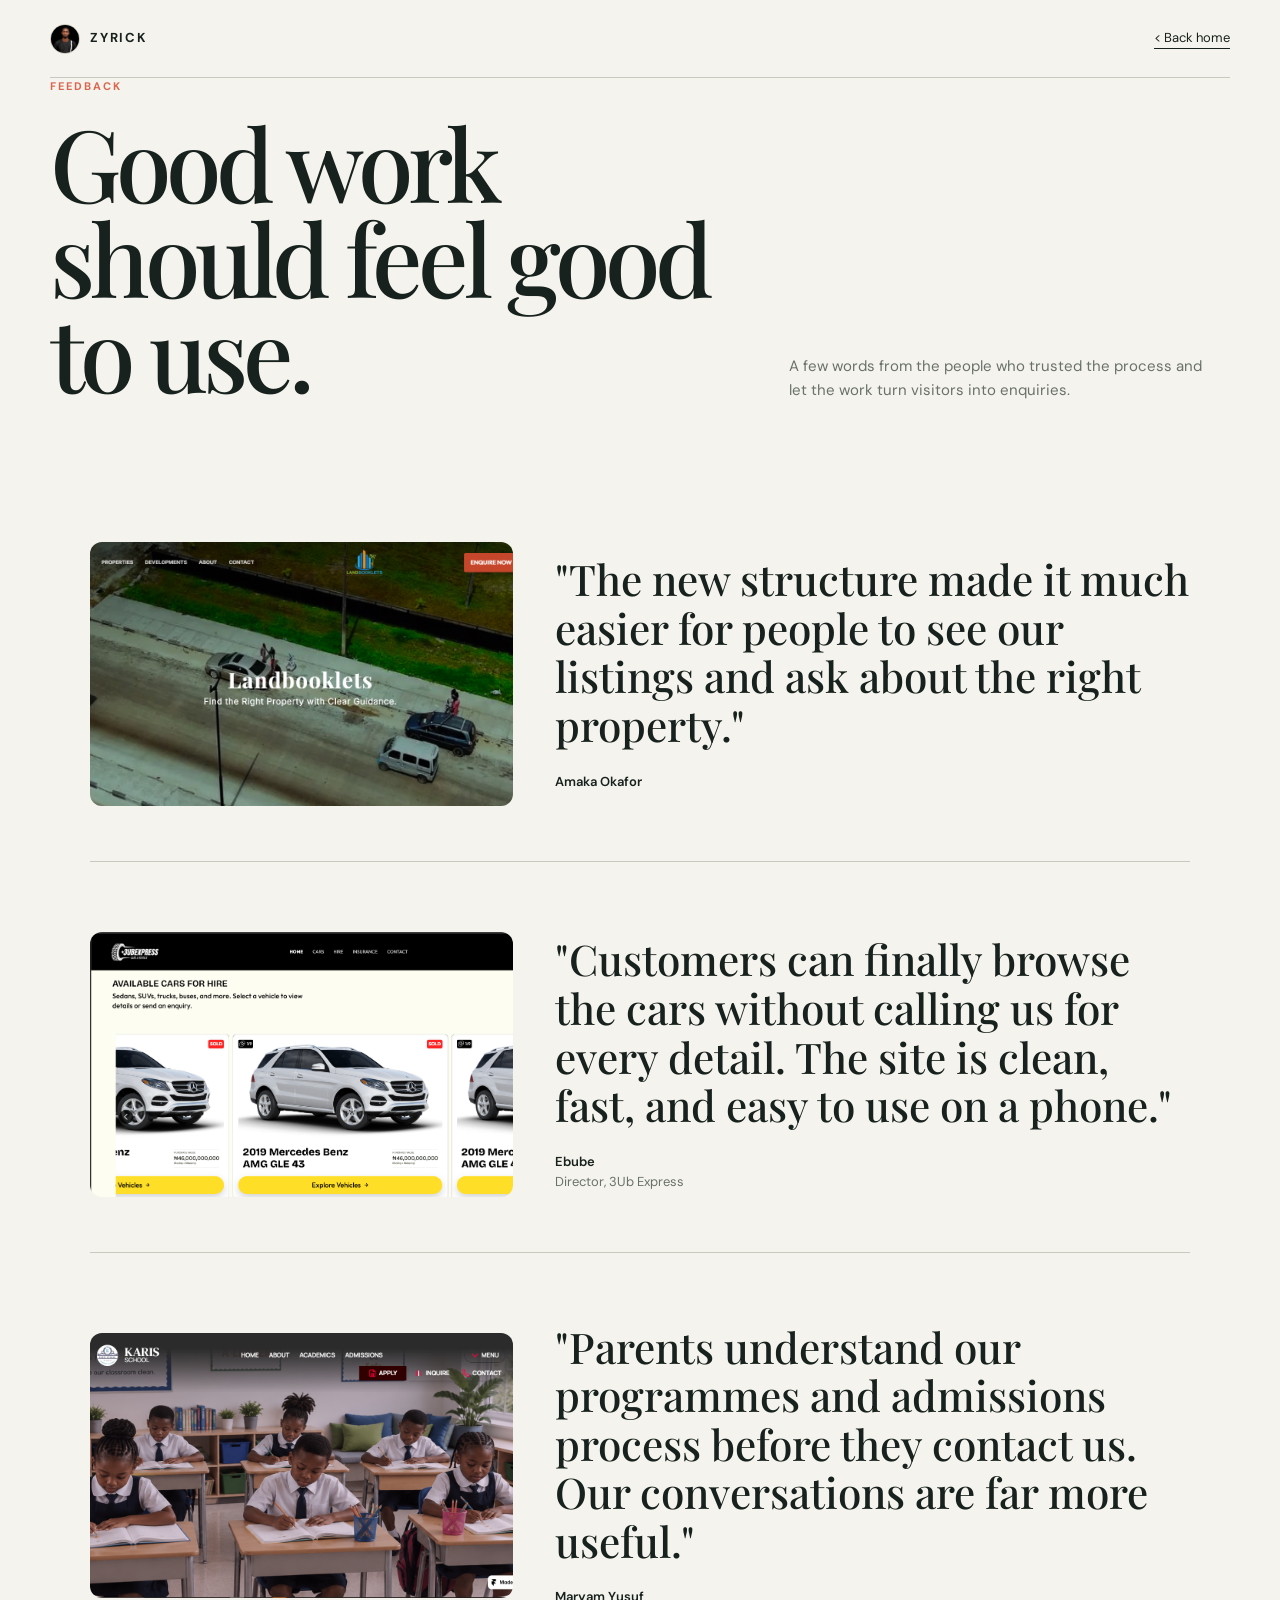
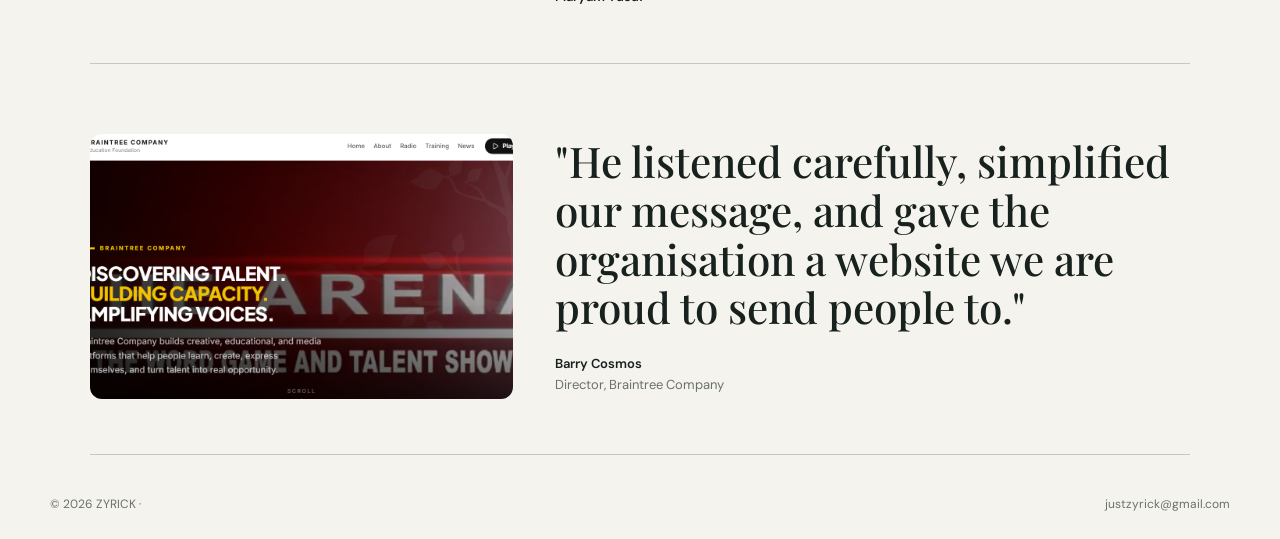
<file: feedback.html>
<!doctype html>
<html lang="en">
<head>
<meta charset="utf-8">
<meta name="viewport" content="width=device-width,initial-scale=1">
<title>Feedback — ZYRICK</title>
<meta name="description" content="What property brands, car dealers, and other clients say about working with ZYRICK.">
<link rel="icon" href="zyrick-avatar.png">
<link rel="preconnect" href="https://fonts.googleapis.com">
<link rel="preconnect" href="https://fonts.gstatic.com" crossorigin>
<link href="https://fonts.googleapis.com/css2?family=DM+Sans:wght@400;500;600;700&family=Playfair+Display:ital,wght@0,500;1,500&display=swap" rel="stylesheet">
<link rel="stylesheet" href="style.css">
</head>
<body>

<header class="nav wrap">
  <a class="brand" href="index.html"><img src="zyrick-avatar.png" alt="">ZYRICK</a>
  <a class="back" href="index.html">&lt; Back home</a>
</header>

<main class="wrap">
  <div class="intro">
    <div>
      <div class="eyebrow">Feedback</div>
      <h1>Good work should feel good to use.</h1>
    </div>
    <p>A few words from the people who trusted the process and let the work turn visitors into enquiries.</p>
  </div>

  <figure class="review">
    <img src="screenshots/landbooklet.jpg" alt="Landbooklets website preview">
    <div>
      <blockquote>"The new structure made it much easier for people to see our listings and ask about the right property."</blockquote>
      <figcaption><strong>Amaka Okafor</strong></figcaption>
    </div>
  </figure>

  <figure class="review">
    <img src="screenshots/3ub-express.jpg" alt="3Ub Express website preview">
    <div>
      <blockquote>"Customers can finally browse the cars without calling us for every detail. The site is clean, fast, and easy to use on a phone."</blockquote>
      <figcaption><strong>Ebube</strong>Director, 3Ub Express</figcaption>
    </div>
  </figure>

  <figure class="review">
    <img src="screenshots/karim-schools.jpg" alt="Karim Schools website preview">
    <div>
      <blockquote>"Parents understand our programmes and admissions process before they contact us. Our conversations are far more useful."</blockquote>
      <figcaption><strong>Maryam Yusuf</strong></figcaption>
    </div>
  </figure>

  <figure class="review">
    <img src="screenshots/braintree-company.jpg" alt="Braintree Company website preview">
    <div>
      <blockquote>"He listened carefully, simplified our message, and gave the organisation a website we are proud to send people to."</blockquote>
      <figcaption><strong>Barry Cosmos</strong>Director, Braintree Company</figcaption>
    </div>
  </figure>
</main>

<footer class="wrap">© 2026 ZYRICK · <a href="mailto:justzyrick@gmail.com">justzyrick@gmail.com</a></footer>
</body>
</html>
</file>
<file: styles.css>
/* ==========================================================
   Humble Chigozie — Portfolio
   Design tokens → base → layout → components → pages
   ========================================================== */

:root {
  --bg: #F4F1E9;
  --bg-deep: #EAE5D8;
  --ink: #101311;
  --muted: #5B5F5A;
  --line: rgba(16, 19, 17, .16);
  --accent: #FF7849;
  --accent-ink: #B33F14;      /* accessible orange for small text on cream */
  --on-dark: #F4F1E9;
  --on-dark-muted: #A9ADA6;
  --line-dark: rgba(244, 241, 233, .18);

  --font-display: "Fraunces", "Iowan Old Style", Georgia, serif;
  --font-body: "Instrument Sans", system-ui, -apple-system, "Segoe UI", sans-serif;

  --gutter: clamp(20px, 4vw, 56px);
  --max: 1280px;
  --radius: 14px;
  --ease: cubic-bezier(.2, .7, .2, 1);
}

*, *::before, *::after { box-sizing: border-box; }
html { scroll-behavior: smooth; -webkit-text-size-adjust: 100%; }
body {
  margin: 0;
  background: var(--bg);
  color: var(--ink);
  font-family: var(--font-body);
  font-size: 1.0625rem;
  line-height: 1.6;
  -webkit-font-smoothing: antialiased;
}
img, svg { max-width: 100%; display: block; }
a { color: inherit; }
h1, h2, h3, p, ul, ol, figure { margin: 0; }
ul, ol { padding: 0; list-style: none; }
button { font: inherit; color: inherit; }
:focus-visible { outline: 2px solid var(--accent-ink); outline-offset: 3px; border-radius: 4px; }
.dark :focus-visible { outline-color: var(--accent); }
::selection { background: var(--accent); color: var(--ink); }

.skip {
  position: absolute; left: 12px; top: -60px; z-index: 100;
  background: var(--ink); color: var(--bg); padding: 10px 16px; border-radius: 8px;
}
.skip:focus { top: 12px; }
.sr-only {
  position: absolute; width: 1px; height: 1px; overflow: hidden;
  clip: rect(0 0 0 0); white-space: nowrap;
}

.wrap { width: 100%; max-width: var(--max); margin-inline: auto; padding-inline: var(--gutter); }
section { position: relative; }
.section { padding-block: clamp(72px, 11vw, 150px); }

/* ---------- Type ---------- */
.display, h1, h2, h3 { font-family: var(--font-display); font-weight: 400; letter-spacing: -.025em; line-height: 1.04; }
h1 { font-size: clamp(2.7rem, 7.4vw, 6.4rem); letter-spacing: -.035em; line-height: .98; }
h2 { font-size: clamp(2rem, 4.6vw, 3.9rem); }
h3 { font-size: clamp(1.4rem, 2.2vw, 1.9rem); letter-spacing: -.02em; line-height: 1.12; }
em { font-style: italic; font-variation-settings: "SOFT" 100; }
.accent-em { font-style: italic; color: var(--accent-ink); }
.dark .accent-em { color: var(--accent); }

.eyebrow, .label {
  font-size: .75rem; font-weight: 600; letter-spacing: .14em; text-transform: uppercase;
}
.eyebrow { display: inline-flex; align-items: center; gap: 10px; }
.eyebrow::before { content: ""; width: 8px; height: 8px; background: var(--accent); display: inline-block; }
.label { color: var(--muted); }
.dark .label { color: var(--on-dark-muted); }
.lede { font-size: clamp(1.1rem, 1.6vw, 1.3rem); color: var(--muted); max-width: 52ch; }
.dark .lede { color: var(--on-dark-muted); }

/* ---------- Buttons / links ---------- */
.btn {
  display: inline-flex; align-items: center; gap: 12px;
  padding: 15px 24px; border-radius: 999px; text-decoration: none; font-weight: 600; font-size: .98rem;
  border: 1.5px solid var(--ink); transition: background .25s var(--ease), color .25s var(--ease), transform .25s var(--ease);
}
.btn .arr { transition: transform .25s var(--ease); }
.btn:hover .arr { transform: translateX(4px); }
.btn-primary { background: var(--ink); color: var(--bg); }
.btn-primary:hover { background: var(--accent); border-color: var(--accent); color: var(--ink); }
.btn-ghost:hover { background: var(--ink); color: var(--bg); }
.dark .btn { border-color: var(--on-dark); }
.dark .btn-primary { background: var(--accent); border-color: var(--accent); color: var(--ink); }
.dark .btn-primary:hover { background: var(--on-dark); border-color: var(--on-dark); }

.link {
  text-decoration: none; background: linear-gradient(var(--accent), var(--accent)) 0 100% / 100% 2px no-repeat;
  padding-bottom: 2px; transition: background-size .25s var(--ease);
}
.link:hover { background-size: 100% 100%; }

/* ---------- Header ---------- */
.site-header {
  position: sticky; top: 0; z-index: 50;
  background: color-mix(in srgb, var(--bg) 88%, transparent);
  backdrop-filter: blur(10px);
  border-bottom: 1px solid var(--line);
}
.nav { display: flex; align-items: center; justify-content: space-between; height: 68px; }
.brand { font-family: var(--font-display); font-size: 1.25rem; letter-spacing: -.02em; text-decoration: none; }
.brand b { color: var(--accent-ink); font-weight: 400; }
.nav-links { display: flex; align-items: center; gap: clamp(18px, 3vw, 40px); }
.nav-links a { text-decoration: none; font-size: .95rem; position: relative; padding-block: 6px; }
.nav-links a:not(.nav-cta)::after {
  content: ""; position: absolute; left: 0; right: 0; bottom: 0; height: 2px; background: var(--accent);
  transform: scaleX(0); transform-origin: left; transition: transform .3s var(--ease);
}
.nav-links a:hover::after, .nav-links a[aria-current="page"]::after { transform: scaleX(1); }
.nav-cta { background: var(--ink); color: var(--bg); padding: 9px 18px !important; border-radius: 999px; transition: background .25s; }
.nav-cta:hover { background: var(--accent); color: var(--ink); }
.nav-toggle { display: none; background: none; border: 1.5px solid var(--ink); border-radius: 999px; padding: 8px 16px; cursor: pointer; font-size: .9rem; }

@media (max-width: 760px) {
  .nav-toggle { display: inline-block; }
  .nav-links {
    position: absolute; inset: 68px 0 auto 0; background: var(--bg); border-bottom: 1px solid var(--line);
    flex-direction: column; align-items: flex-start; gap: 0; padding: 8px var(--gutter) 24px;
    display: none;
  }
  .nav-links.open { display: flex; }
  .nav-links a { width: 100%; padding: 16px 0; font-family: var(--font-display); font-size: 1.7rem; border-bottom: 1px solid var(--line); }
  .nav-links a::after { display: none; }
  .nav-cta { margin-top: 18px; text-align: center; font-family: var(--font-body) !important; font-size: 1rem !important; width: auto !important; padding: 12px 22px !important; border-bottom: 0 !important; }
}

/* ---------- Hero ---------- */
.hero { padding-block: clamp(48px, 8vw, 110px) clamp(64px, 9vw, 120px); }
.hero-grid { display: grid; grid-template-columns: repeat(12, 1fr); gap: 0 clamp(16px, 2.4vw, 32px); align-items: end; }
.hero-copy { grid-column: 1 / span 7; }
.hero h1 { margin-block: 28px 32px; }
.hero .lede { margin-bottom: 40px; }
.cta-row { display: flex; flex-wrap: wrap; gap: 14px; }
.hero-visual { grid-column: 8 / -1; }
.hero-strip {
  margin-top: clamp(56px, 8vw, 100px); border-top: 1px solid var(--ink); padding-top: 22px;
  display: flex; flex-wrap: wrap; gap: 10px 28px; justify-content: space-between;
  font-size: .9rem;
}
.hero-strip strong { font-family: var(--font-display); font-weight: 400; font-size: 1.15rem; letter-spacing: -.01em; }

@media (max-width: 960px) {
  .hero-copy, .hero-visual { grid-column: 1 / -1; }
  .hero-visual { margin-top: 56px; }
}

/* Hero composition: problem → experience → system */
.stack { position: relative; aspect-ratio: 4 / 4.4; width: 100%; max-width: 480px; margin-left: auto; }
.pane { position: absolute; border-radius: var(--radius); border: 1.5px solid var(--ink); overflow: hidden; }
.pane .tag {
  position: absolute; top: 12px; left: 14px; font-size: .68rem; font-weight: 600; letter-spacing: .14em; text-transform: uppercase;
}
.pane-a { inset: 0 28% 52% 0; background: var(--bg-deep); padding: 40px 16px 14px; font-family: var(--font-display); font-style: italic; font-size: clamp(.9rem, 1.4vw, 1.1rem); line-height: 1.25; }
.pane-a p + p { margin-top: 8px; color: var(--muted); }
.pane-b { inset: 22% 0 22% 22%; background: #FBFAF6; z-index: 2; padding: 40px 16px 16px; box-shadow: 10px 10px 0 var(--ink); }
.pane-b .bar { height: 9px; border-radius: 5px; background: var(--line); margin-bottom: 10px; }
.pane-b .bar.w1 { width: 62%; background: var(--ink); height: 12px; }
.pane-b .bar.w2 { width: 90%; } .pane-b .bar.w3 { width: 74%; }
.pane-b .row { display: flex; gap: 8px; margin-block: 16px 14px; }
.pane-b .row i { flex: 1; height: 44px; border: 1.5px solid var(--line); border-radius: 8px; }
.pane-b .row i:first-child { border-color: var(--ink); }
.pane-b .fake-btn { display: inline-block; background: var(--accent); border: 1.5px solid var(--ink); border-radius: 999px; height: 30px; width: 96px; }
.pane-c { inset: 56% 18% 0 0; background: var(--ink); color: var(--on-dark); z-index: 3; }
.pane-c .tag { color: var(--on-dark-muted); }
.pane-c svg { position: absolute; inset: 30px 10px 8px; width: calc(100% - 20px); height: calc(100% - 38px); }
.stack-line { position: absolute; z-index: 4; left: 12%; top: 40%; width: 2px; height: 22%; background: var(--accent); }
.stack-line::after { content: ""; position: absolute; bottom: -2px; left: -4px; width: 10px; height: 10px; background: var(--accent); border-radius: 50%; }

/* ---------- Section heads ---------- */
.sec-head { display: grid; grid-template-columns: repeat(12, 1fr); gap: 16px 32px; align-items: end; margin-bottom: clamp(40px, 6vw, 80px); }
.sec-head .label { grid-column: 1 / -1; }
.sec-head h2 { grid-column: 1 / span 8; }
.sec-head .side { grid-column: 9 / -1; justify-self: end; }
@media (max-width: 860px) { .sec-head h2, .sec-head .side { grid-column: 1 / -1; justify-self: start; } }

/* ---------- Projects ---------- */
.proj-grid { display: grid; grid-template-columns: repeat(12, 1fr); gap: clamp(40px, 6vw, 80px) clamp(16px, 2.4vw, 32px); }
.proj-grid.editorial .project:nth-child(6n+1) { grid-column: 1 / span 7; }
.proj-grid.editorial .project:nth-child(6n+2) { grid-column: 8 / -1; margin-top: clamp(0px, 8vw, 110px); }
.proj-grid.editorial .project:nth-child(6n+3) { grid-column: 1 / span 5; }
.proj-grid.editorial .project:nth-child(6n+4) { grid-column: 6 / -1; margin-top: clamp(0px, 6vw, 80px); }
.proj-grid.editorial .project:nth-child(6n+5) { grid-column: 1 / span 7; }
.proj-grid.editorial .project:nth-child(6n+6) { grid-column: 8 / -1; margin-top: clamp(0px, 8vw, 110px); }
.proj-grid.editorial .project:nth-child(6n+2) .shot,
.proj-grid.editorial .project:nth-child(6n+3) .shot,
.proj-grid.editorial .project:nth-child(6n+6) .shot { aspect-ratio: 4 / 5; }

.proj-grid.uniform .project { grid-column: span 6; }
.proj-grid.uniform .project:nth-child(even) { margin-top: clamp(0px, 5vw, 64px); }
.proj-grid.uniform .shot { aspect-ratio: 4 / 3; }
.proj-grid .project[hidden] { display: none; }

@media (max-width: 760px) {
  .proj-grid .project { grid-column: 1 / -1 !important; margin-top: 0 !important; }
  .proj-grid .shot { aspect-ratio: 4 / 3 !important; }
}

.project { display: block; text-decoration: none; }
.shot {
  position: relative; aspect-ratio: 4 / 3; border-radius: var(--radius); overflow: hidden;
  background: var(--tone, var(--bg-deep)); color: var(--tone-ink, var(--ink));
}
.shot img { position: absolute; inset: 0; width: 100%; height: 100%; object-fit: cover; transition: transform .7s var(--ease); }
.shot .ph {
  position: absolute; inset: 0; display: flex; flex-direction: column; justify-content: space-between; padding: clamp(16px, 2.4vw, 28px);
}
.shot .ph b { font-family: var(--font-display); font-weight: 400; font-size: clamp(2rem, 5vw, 4rem); letter-spacing: -.03em; line-height: 1; }
.shot .ph span { font-size: .72rem; letter-spacing: .12em; text-transform: uppercase; opacity: .7; }
.project:hover .shot img { transform: scale(1.035); }
.project-meta { display: grid; grid-template-columns: 1fr auto; gap: 6px 20px; padding-top: 18px; align-items: start; }
.project-meta .cats { grid-column: 1 / -1; font-size: .74rem; letter-spacing: .12em; text-transform: uppercase; color: var(--muted); font-weight: 600; }
.project-meta h3 { transition: color .25s; }
.project-meta p { grid-column: 1 / 2; color: var(--muted); max-width: 44ch; font-size: 1rem; }
.project-meta .go {
  grid-row: 2; grid-column: 2; width: 44px; height: 44px; border-radius: 50%; border: 1.5px solid var(--ink);
  display: grid; place-items: center; transition: background .25s, transform .25s var(--ease);
}
.project:hover .go { background: var(--accent); transform: rotate(-45deg); }
.project:hover h3 { text-decoration: underline; text-decoration-color: var(--accent); text-decoration-thickness: 2px; text-underline-offset: 6px; }

/* ---------- What I do ---------- */
.do-list { border-top: 1px solid var(--ink); }
.do-item {
  display: grid; grid-template-columns: 90px minmax(0, 4fr) minmax(0, 5fr); gap: 20px clamp(20px, 4vw, 56px);
  padding-block: clamp(26px, 3.4vw, 44px); border-bottom: 1px solid var(--line); align-items: baseline;
  transition: padding-left .35s var(--ease), background .35s;
}
.do-item:hover { padding-left: 14px; }
.do-item .n { font-family: var(--font-display); font-style: italic; color: var(--accent-ink); font-size: 1.3rem; }
.do-item p { color: var(--muted); }
@media (max-width: 760px) { .do-item { grid-template-columns: 1fr; gap: 6px; } }

/* ---------- Dark / principles ---------- */
.dark { background: var(--ink); color: var(--on-dark); }
.principles-grid { display: grid; grid-template-columns: repeat(12, 1fr); gap: 48px 32px; }
.principles-grid .intro { grid-column: 1 / span 5; position: sticky; top: 110px; align-self: start; }
.principles-grid h2 { margin-block: 18px 0; }
.principles { grid-column: 7 / -1; counter-reset: p; }
.principles li {
  counter-increment: p; padding-block: 26px; border-top: 1px solid var(--line-dark);
  font-family: var(--font-display); font-size: clamp(1.35rem, 2.3vw, 1.9rem); letter-spacing: -.02em; line-height: 1.2;
  display: grid; grid-template-columns: 52px 1fr; gap: 12px;
}
.principles li:last-child { border-bottom: 1px solid var(--line-dark); }
.principles li::before { content: "0" counter(p); font-family: var(--font-body); font-size: .8rem; letter-spacing: .1em; color: var(--accent); padding-top: .55em; }
@media (max-width: 900px) {
  .principles-grid .intro, .principles { grid-column: 1 / -1; position: static; }
}

/* ---------- Experience ---------- */
.exp-list { border-top: 1px solid var(--ink); }
.exp {
  display: grid; grid-template-columns: minmax(0, 4fr) minmax(0, 7fr); gap: 12px 40px;
  padding-block: 30px; border-bottom: 1px solid var(--line);
}
.exp h3 { font-size: clamp(1.3rem, 2vw, 1.7rem); }
.exp p { color: var(--muted); max-width: 60ch; }
@media (max-width: 760px) { .exp { grid-template-columns: 1fr; } }

/* ---------- Contact ---------- */
.contact { padding-block: clamp(80px, 12vw, 160px) 36px; }
.contact h2 { font-size: clamp(2.4rem, 7vw, 6rem); letter-spacing: -.035em; max-width: 14ch; margin-block: 22px 28px; }
.contact-links { margin-top: 48px; display: flex; flex-wrap: wrap; gap: 12px 40px; font-family: var(--font-display); font-size: clamp(1.3rem, 2.4vw, 2rem); }
.contact-links a { text-decoration: none; border-bottom: 2px solid var(--accent); transition: color .2s; }
.contact-links a:hover { color: var(--accent); }
.foot { margin-top: clamp(64px, 9vw, 120px); padding-top: 22px; border-top: 1px solid var(--line-dark); display: flex; justify-content: space-between; flex-wrap: wrap; gap: 10px; font-size: .85rem; color: var(--on-dark-muted); }

/* ---------- Page headers ---------- */
.page-head { padding-block: clamp(56px, 9vw, 120px) clamp(32px, 5vw, 64px); }
.page-head h1 { font-size: clamp(2.6rem, 6.6vw, 5.6rem); margin-block: 22px 24px; max-width: 16ch; }

/* ---------- Filters ---------- */
.filters { display: flex; flex-wrap: wrap; gap: 10px; align-items: center; padding-bottom: 36px; border-bottom: 1px solid var(--ink); margin-bottom: clamp(40px, 6vw, 72px); }
.filter {
  background: none; border: 1.5px solid var(--line); border-radius: 999px; padding: 9px 18px; cursor: pointer; font-size: .92rem;
  transition: background .2s, border-color .2s, color .2s;
}
.filter:hover { border-color: var(--ink); }
.filter[aria-pressed="true"] { background: var(--ink); color: var(--bg); border-color: var(--ink); }
.filters .count { margin-left: auto; color: var(--muted); font-size: .9rem; }

/* ---------- Case studies ---------- */
.cs-index { border-top: 1px solid var(--ink); }
.cs-index a {
  display: grid; grid-template-columns: 60px 1fr auto; gap: 16px; align-items: baseline; text-decoration: none;
  padding-block: 18px; border-bottom: 1px solid var(--line); transition: padding-left .3s var(--ease);
}
.cs-index a:hover { padding-left: 12px; }
.cs-index .n { font-family: var(--font-display); font-style: italic; color: var(--accent-ink); }
.cs-index .t { font-family: var(--font-display); font-size: clamp(1.3rem, 2.4vw, 2rem); letter-spacing: -.02em; }
.cs-index .c { color: var(--muted); font-size: .85rem; }

.case { padding-block: clamp(64px, 9vw, 120px); border-top: 1px solid var(--ink); scroll-margin-top: 68px; }
.case.dark { border-top: 0; }
.case-head { display: grid; grid-template-columns: repeat(12, 1fr); gap: 24px 32px; margin-bottom: clamp(32px, 5vw, 56px); }
.case-head .num { grid-column: 1 / span 2; font-family: var(--font-display); font-style: italic; color: var(--accent-ink); font-size: 1.4rem; }
.dark .case-head .num { color: var(--accent); }
.case-head .title { grid-column: 3 / span 10; }
.case-head h2 { font-size: clamp(2.6rem, 7vw, 6rem); letter-spacing: -.035em; margin-block: 14px 20px; }
.case .wide-shot .shot { aspect-ratio: 16 / 9; }
.case-body { margin-top: clamp(40px, 6vw, 72px); }
.cs-sec { display: grid; grid-template-columns: repeat(12, 1fr); gap: 12px 32px; padding-block: 28px; border-top: 1px solid var(--line); }
.dark .cs-sec { border-color: var(--line-dark); }
.cs-sec .k { grid-column: 1 / span 4; }
.cs-sec .k h3 { font-size: clamp(1.2rem, 1.8vw, 1.5rem); margin-top: 6px; }
.cs-sec .v { grid-column: 6 / -1; }
.todo {
  border: 1.5px dashed var(--line); border-radius: 10px; padding: 16px 18px; color: var(--muted); font-size: .95rem;
}
.dark .todo { border-color: var(--line-dark); color: var(--on-dark-muted); }
.todo b { color: var(--accent-ink); font-weight: 600; }
.dark .todo b { color: var(--accent); }
.sublist { margin-top: 16px; display: grid; gap: 0; }
.sublist li { display: grid; grid-template-columns: 150px 1fr; gap: 16px; padding-block: 12px; border-top: 1px solid var(--line); }
.sublist li b { font-family: var(--font-display); font-weight: 400; font-size: 1.15rem; }
.sublist li span { color: var(--muted); }
@media (max-width: 860px) {
  .case-head .num, .case-head .title, .cs-sec .k, .cs-sec .v { grid-column: 1 / -1; }
  .sublist li { grid-template-columns: 1fr; gap: 2px; }
}

/* ---------- About ---------- */
.about-lead { display: grid; grid-template-columns: repeat(12, 1fr); gap: 32px; }
.about-lead .big { grid-column: 1 / span 9; font-family: var(--font-display); font-size: clamp(1.7rem, 3.6vw, 3rem); letter-spacing: -.025em; line-height: 1.12; }
.path { display: grid; grid-template-columns: repeat(4, 1fr); border-top: 1px solid var(--ink); margin-top: clamp(56px, 8vw, 100px); }
.path li { padding: 24px 20px 28px 0; border-right: 1px solid var(--line); padding-left: 20px; }
.path li:first-child { padding-left: 0; }
.path li:last-child { border-right: 0; }
.path .n { font-family: var(--font-display); font-style: italic; color: var(--accent-ink); }
.path h3 { margin-block: 8px 10px; font-size: 1.5rem; }
.path p { color: var(--muted); font-size: .98rem; }
@media (max-width: 860px) {
  .about-lead .big { grid-column: 1 / -1; }
  .path { grid-template-columns: 1fr 1fr; }
  .path li:nth-child(2) { border-right: 0; }
  .path li:nth-child(3) { padding-left: 0; border-top: 1px solid var(--line); }
  .path li:nth-child(4) { border-top: 1px solid var(--line); }
}
@media (max-width: 520px) {
  .path { grid-template-columns: 1fr; }
  .path li { padding-left: 0; border-right: 0; border-top: 1px solid var(--line); }
}
.two-col { display: grid; grid-template-columns: repeat(12, 1fr); gap: 40px 32px; }
.two-col > .l { grid-column: 1 / span 4; }
.two-col > .r { grid-column: 6 / -1; }
.two-col p + p { margin-top: 1em; }
.chips { display: flex; flex-wrap: wrap; gap: 10px; }
.chips li { border: 1.5px solid var(--line); border-radius: 999px; padding: 7px 16px; font-size: .92rem; }
@media (max-width: 860px) { .two-col > .l, .two-col > .r { grid-column: 1 / -1; } }

/* ---------- Motion ---------- */
.reveal { opacity: 0; transform: translateY(18px); transition: opacity .8s var(--ease), transform .8s var(--ease); }
.reveal.in { opacity: 1; transform: none; }
@media (prefers-reduced-motion: reduce) {
  html { scroll-behavior: auto; }
  *, *::before, *::after { transition-duration: .01ms !important; animation-duration: .01ms !important; }
  .reveal { opacity: 1; transform: none; }
}

/* ---------- Added: merged content from previous portfolio ---------- */
.shot img { object-position: 50% 0; }   /* screenshots crop from the top of the page */

.exp-org { color: var(--muted); font-size: .95rem; margin-top: 4px; }
.exp-points { display: grid; gap: 8px; max-width: 62ch; }
.exp-points li { position: relative; padding-left: 20px; color: var(--muted); }
.exp-points li::before { content: ""; position: absolute; left: 0; top: .72em; width: 8px; height: 2px; background: var(--accent); }

.cs-sub { font-family: var(--font-display); font-style: italic; font-size: clamp(1.2rem, 2.2vw, 1.7rem); letter-spacing: -.015em; margin-bottom: 14px; }
.cs-lead { max-width: 74ch; display: grid; gap: 22px; justify-items: start; padding-bottom: 40px; }
.cs-lead > p { font-size: clamp(1.05rem, 1.5vw, 1.2rem); line-height: 1.7; }
.cs-lead .sublist { width: 100%; }
.cs-sec .v p + p { margin-top: .9em; }
.cs-sec .v p { max-width: 62ch; }
.cs-sec .v .sublist { margin-top: 0; }
.cs-sec .v .sublist li:first-child { border-top: 0; padding-top: 0; }
.dark .sublist li { border-color: var(--line-dark); }
.dark .sublist li span { color: var(--on-dark-muted); }

.principles li em { color: var(--accent); font-style: italic; }

.portrait-fig { border-radius: var(--radius); overflow: hidden; }
.portrait-fig img { width: 100%; height: auto; }
.story p { max-width: 62ch; }
.story p + p { margin-top: 1em; }
.story .pull { font-family: var(--font-display); font-size: clamp(1.4rem, 2.4vw, 2rem); letter-spacing: -.02em; line-height: 1.2; margin-top: 1.4em; }
.recog { margin-top: 18px; display: grid; gap: 0; max-width: 46ch; }
.recog li { display: flex; justify-content: space-between; gap: 16px; padding-block: 12px; border-top: 1px solid var(--line); }
.recog span { color: var(--muted); }

/* ==========================================================
   Visual lift: colour, depth and movement (additive)
   ========================================================== */

/* Headline highlight */
.accent-em { color: var(--ink); background: linear-gradient(transparent 60%, rgba(255, 120, 73, .55) 60%); padding-inline: .06em; }
.dark .accent-em { color: var(--accent); background: none; }

/* Nav + buttons */
.nav-cta { background: var(--accent); color: var(--ink); border: 1.5px solid var(--ink); }
.nav-cta:hover { background: var(--ink); color: var(--bg); }
.btn-primary { background: var(--accent); border-color: var(--ink); color: var(--ink); box-shadow: 4px 4px 0 var(--ink); }
.btn-primary:hover { background: var(--ink); color: var(--bg); box-shadow: 0 0 0 var(--ink); transform: translate(4px, 4px); }
.dark .btn-primary { box-shadow: 4px 4px 0 var(--on-dark); border-color: var(--on-dark); }
.dark .btn-primary:hover { background: var(--on-dark); color: var(--ink); box-shadow: none; }

/* Hero: orange blob behind a colourful stack */
.hero-visual { position: relative; }
.hero-visual::before {
  content: ""; position: absolute; inset: -4% -6% -6% 6%; background: var(--accent);
  border-radius: 46% 54% 52% 48% / 42% 44% 56% 58%;
}
.stack { position: relative; z-index: 1; }
.pane { border-width: 2px; }
.pane-a { background: #F4D35E; }
.pane-a p + p { color: rgba(16, 19, 17, .65); }
.pane-b { background: #FFFDF8; }
.pane-c { background: var(--ink); }
.pane-c .tag { color: var(--accent); }
.hero h1 { font-size: clamp(2.8rem, 7.8vw, 6.9rem); }
@media (max-width: 960px) { .hero-visual::before { inset: -3% 0 -5% 0; } }

/* Scrolling band */
.marquee { background: var(--ink); color: var(--bg); overflow: hidden; padding-block: 20px; border-block: 2px solid var(--ink); }
.marquee-track { display: flex; align-items: center; gap: 36px; width: max-content; animation: marquee 38s linear infinite; }
.marquee span { font-family: var(--font-display); font-style: italic; font-size: clamp(1.6rem, 3.4vw, 2.8rem); letter-spacing: -.02em; white-space: nowrap; }
.marquee i { color: var(--accent); font-style: normal; font-size: 1.4rem; }
@keyframes marquee { to { transform: translateX(-50%); } }
@media (prefers-reduced-motion: reduce) { .marquee-track { animation: none; } }

/* Projects: coloured backdrops with framed screenshots */
.proj-grid.editorial .project .shot { aspect-ratio: 4 / 3; }
.shot { border-radius: 22px; border: 2px solid var(--ink); transition: transform .4s var(--ease), box-shadow .4s var(--ease); }
.project:hover .shot { transform: translateY(-6px); box-shadow: 8px 8px 0 var(--ink); }
.shot img {
  inset: auto; left: 6%; right: 6%; top: 15%; bottom: 0; width: 88%; height: 85%;
  border-radius: 12px 12px 0 0; box-shadow: 0 -2px 0 rgba(16, 19, 17, .12), 0 24px 40px -14px rgba(16, 19, 17, .45);
  object-fit: cover; object-position: 0 0; border: 1.5px solid rgba(16, 19, 17, .6); border-bottom: 0;
}
.project:hover .shot img { transform: translateY(-4px); }
.shot .ph { padding: 16px 20px; }
.project-meta { padding-top: 22px; }

/* What I do: tinted band with numbered badges */
.tinted { background: var(--bg-deep); }
.do-list { border-top: 2px solid var(--ink); }
.do-item .n {
  width: 52px; height: 52px; border-radius: 50%; background: var(--accent); color: var(--ink); border: 1.5px solid var(--ink);
  display: grid; place-items: center; font-style: normal; font-family: var(--font-body); font-weight: 600; font-size: 1rem;
}
.do-item { align-items: center; }
.do-item h3 { font-size: clamp(1.7rem, 3vw, 2.6rem); }
.do-item:hover { background: var(--bg); padding-left: 18px; }
.do-item p { color: var(--ink); opacity: .75; }

/* Dark sections become floating rounded panels */
.section.dark, .contact.dark, .case.dark {
  margin-inline: clamp(8px, 1.6vw, 22px); border-radius: clamp(24px, 4vw, 48px);
}
.contact.dark { margin-bottom: clamp(8px, 1.6vw, 22px); overflow: hidden; }
.case.dark { margin-block: 12px; }
.principles li { transition: padding-left .3s var(--ease), color .3s; }
.principles li:hover { padding-left: 14px; color: var(--accent); }
.principles li::before { font-family: var(--font-display); font-style: italic; font-size: 1.4rem; letter-spacing: 0; padding-top: .2em; }

/* Contact: orange circle */
.contact { position: relative; }
.contact .wrap { position: relative; z-index: 1; }
.contact::after {
  content: ""; position: absolute; right: clamp(-120px, -6vw, -40px); top: clamp(-60px, -4vw, -20px);
  width: clamp(240px, 34vw, 480px); aspect-ratio: 1; border-radius: 50%; background: var(--accent); z-index: 0;
}
@media (max-width: 900px) { .contact::after { width: 180px; right: -60px; top: -60px; } }
.contact-links a { padding-bottom: 2px; }

/* Page headers: colour shape + bigger type */
.page-head { position: relative; overflow: hidden; }
.page-head .wrap { position: relative; z-index: 1; }
.page-head::after {
  content: ""; position: absolute; right: clamp(-90px, -4vw, -20px); top: clamp(30px, 6vw, 80px);
  width: clamp(140px, 22vw, 320px); aspect-ratio: 1; border-radius: 50%; background: var(--accent); border: 2px solid var(--ink);
}
.page-head h1 { font-size: clamp(2.8rem, 7.4vw, 6.4rem); }

/* Filters */
.filter { border-color: var(--ink); }
.filter[aria-pressed="true"] { background: var(--accent); color: var(--ink); }

/* Case studies + About */
.case-head .num { font-size: clamp(2rem, 4vw, 3.4rem); }
.cs-index a:hover { background: var(--bg-deep); padding-inline: 14px; }
.cs-lead > p { background: #FFFDF8; border: 1.5px solid var(--ink); border-radius: 18px; padding: clamp(18px, 2.4vw, 28px); }
.dark .cs-lead > p { background: rgba(244, 241, 233, .06); border-color: var(--line-dark); }
.portrait-fig { border: 2px solid var(--ink); box-shadow: 10px 10px 0 var(--accent); }
.path li:hover h3 { color: var(--accent-ink); }
.story .pull { background: linear-gradient(transparent 62%, rgba(255, 120, 73, .4) 62%); display: inline; }

/* ==========================================================
   Fixes after review
   ========================================================== */

/* Hero headline: calmer size, highlight survives line breaks */
.hero h1 { font-size: clamp(2.5rem, 6vw, 5.3rem); line-height: 1.02; }
.accent-em { -webkit-box-decoration-break: clone; box-decoration-break: clone; padding-inline: .04em; }

/* Screenshots: show the full width, crop only the bottom */
.shot img {
  inset: auto; left: 6%; top: 14%; right: auto; bottom: auto;
  width: 88%; height: auto; max-width: none; object-fit: unset;
}
.shot .ph { z-index: 0; }
.shot .ph.solo { align-items: center; justify-content: center; text-align: center; gap: 10px; }
.shot .ph.solo span:first-child { position: absolute; top: 16px; left: 20px; }
.shot .ph.solo span:last-child { opacity: .6; }
.shot img { z-index: 1; }

/* Even card heights in the editorial grid: wide cards 4:3, narrow cards square, no stagger holes */
.proj-grid.editorial .project .shot { aspect-ratio: 4 / 3; }
.proj-grid.editorial .project:nth-child(6n+2) .shot,
.proj-grid.editorial .project:nth-child(6n+3) .shot,
.proj-grid.editorial .project:nth-child(6n+6) .shot { aspect-ratio: 1 / 1; }
.proj-grid.editorial .project:nth-child(6n+2),
.proj-grid.editorial .project:nth-child(6n+4),
.proj-grid.editorial .project:nth-child(6n+6) { margin-top: 0; }
.proj-grid.uniform .project:nth-child(even) { margin-top: 0; }
.proj-grid { row-gap: clamp(48px, 6vw, 88px); }

/* Hero stack: no overlap between the Experience button and the System panel */
.pane-b { inset: 20% 0 34% 22%; }
.pane-c { inset: 64% 14% 0 0; }
.stack-line { left: 9%; top: 36%; height: 28%; }
.stack-line::after { bottom: -5px; }

/* Screenshots float centred in their coloured frame */
.shot img {
  top: 54%; transform: translateY(-50%); border-radius: 12px;
  border-bottom: 1.5px solid rgba(16, 19, 17, .6);
  box-shadow: 0 24px 40px -14px rgba(16, 19, 17, .5);
}
.project:hover .shot img { transform: translateY(calc(-50% - 5px)); }

h1, h2 { text-wrap: balance; }

/* Hero stack on phones: give each pane its own space */
@media (max-width: 640px) {
  .stack { aspect-ratio: 1 / 1.2; max-width: 360px; margin-inline: auto; }
  .pane-a { inset: 0 24% 60% 0; }
  .pane-b { inset: 27% 0 30% 32%; padding-inline: 12px; }
  .pane-c { inset: 68% 8% 0 0; }
  .stack-line { left: 8%; top: 40%; height: 28%; }
}
@media (max-width: 640px) {
  .pane-b { inset: 26% 0 36% 32%; padding-top: 36px; }
  .pane-b .row { margin-block: 10px 10px; }
  .pane-b .row i { height: 30px; }
  .pane-b .fake-btn { height: 24px; width: 80px; }
  .pane-c { inset: 66% 8% 0 0; }
}

/* About pull quote: block with accent rule instead of inline highlight */
.story .pull { display: block; background: none; margin-top: 1.6em; padding-left: 20px; border-left: 4px solid var(--accent); }
@media (max-width: 640px) { .pane-b .bar.w3 { display: none; } .pane-b .bar.w2 { margin-bottom: 0; } }

/* ==========================================================
   Portfolio restyle: sans type, solid colour blocks, uneven cards,
   portrait hero. Overrides everything above.
   ========================================================== */
:root { --font-display: "Space Grotesk", "Instrument Sans", system-ui, sans-serif; --yellow: #F4D35E; --mint: #BFE3CC; --lilac: #C9B8FF; --pink: #F4B8C9; }

/* Type: bold sans, no italics */
h1, h2, h3, .display { font-weight: 600; letter-spacing: -.035em; line-height: 1.04; }
h1 { font-weight: 700; letter-spacing: -.045em; }
em, .accent-em, .do-item .n, .cs-index .n, .path .n, .case-head .num, .cs-sub,
.marquee span, .principles li::before, .principles li em, .pane-a { font-style: normal; }
.cs-sub { font-weight: 500; }
.accent-em { background: var(--accent); color: var(--ink); padding: 0 .14em; border-radius: .18em; -webkit-box-decoration-break: clone; box-decoration-break: clone; }
.dark .accent-em { background: var(--accent); color: var(--ink); }
h2 { font-size: clamp(1.9rem, 4vw, 3.3rem); }
.hero h1 { font-size: clamp(2.5rem, 5.6vw, 4.9rem); line-height: 1.03; }
.eyebrow { background: var(--ink); color: var(--bg); padding: 7px 14px 7px 12px; border-radius: 999px; }
.eyebrow::before { border-radius: 50%; }
.dark .eyebrow { background: var(--bg); color: var(--ink); }

/* No shadows anywhere: flat fills and strong borders */
.btn-primary, .dark .btn-primary { box-shadow: none; }
.btn-primary:hover { transform: none; }
.project:hover .shot { box-shadow: none; transform: none; }
.shot img { box-shadow: none !important; }
.portrait-fig { box-shadow: none; }

/* Navbar */
.nav { height: 72px; }
.brand { display: inline-flex; align-items: center; gap: 12px; font-weight: 600; font-size: 1.1rem; letter-spacing: -.03em; }
.brand-face { width: 40px; height: 40px; border-radius: 50%; border: 2px solid var(--ink); object-fit: cover; background: var(--ink); }
.nav-links a { font-weight: 500; }
@media (max-width: 760px) { .nav-links { inset: 72px 0 auto 0; } .nav-links a { font-size: 1.5rem; } }

/* Hero: copy left, portrait right */
.hero { padding-block: clamp(36px, 6vw, 84px) clamp(48px, 7vw, 96px); }
.hero-grid { align-items: center; }
.hero-visual { grid-column: 8 / -1; position: relative; }
.hero-visual::before { display: none; }
.portrait-card { position: relative; width: 100%; max-width: 440px; margin: 0 18px 18px auto; aspect-ratio: 4 / 5; }
.portrait-card::before { content: ""; position: absolute; inset: 18px -18px -18px 18px; background: var(--accent); border: 2px solid var(--ink); border-radius: 32px; }
.portrait-card img { position: relative; z-index: 1; width: 100%; height: 100%; object-fit: cover; object-position: 50% 12%; border-radius: 32px; border: 2px solid var(--ink); background: #1c1c1c; }
.chip { position: absolute; z-index: 2; padding: 9px 18px; border: 2px solid var(--ink); border-radius: 999px; font-weight: 600; font-size: .9rem; letter-spacing: -.01em; color: var(--ink); }
.chip-a { top: 9%; left: -22px; background: var(--yellow); }
.chip-b { top: 44%; right: -34px; background: var(--mint); }
.chip-c { bottom: 8%; left: -14px; background: var(--lilac); }
.hero-strip { border-top: 2px solid var(--ink); }
.hero-strip strong { font-weight: 600; font-size: 1.1rem; }
@media (max-width: 960px) {
  .hero-visual { margin-top: 48px; grid-column: 1 / -1; }
  .portrait-card { max-width: 360px; margin-inline: auto 18px; }
}
@media (max-width: 480px) { .chip { font-size: .8rem; padding: 7px 14px; } .chip-b { right: -10px; } .chip-a { left: -8px; } }

/* Ticker */
.marquee span { font-weight: 600; font-size: clamp(1.3rem, 2.6vw, 2.1rem); letter-spacing: -.03em; }

/* Projects: uneven masonry on home */
.proj-masonry { display: grid; grid-template-columns: 7fr 5fr; gap: clamp(20px, 3vw, 40px); align-items: start; }
.mcol { display: flex; flex-direction: column; gap: clamp(36px, 5vw, 64px); min-width: 0; }
.mcol-b { margin-top: clamp(0px, 9vw, 130px); }
.p1 .shot { aspect-ratio: 3 / 2; }
.p3 .shot { aspect-ratio: 5 / 4; }
.p5 .shot { aspect-ratio: 3 / 2; }
.p2 .shot { aspect-ratio: 1 / 1; }
.p4 .shot { aspect-ratio: 4 / 3; }
.p6 .shot { aspect-ratio: 1 / 1; }
@media (max-width: 760px) {
  .proj-masonry { grid-template-columns: 1fr; gap: 40px; }
  .mcol { display: contents; }
  .mcol-b { margin-top: 0; }
  .proj-masonry .project { order: var(--o); }
  .proj-masonry .project .shot { aspect-ratio: 4 / 3 !important; }
}

/* Work page: masonry columns with varied heights */
.proj-grid.uniform { display: block; columns: 2; column-gap: clamp(20px, 3vw, 40px); }
.proj-grid.uniform .project { break-inside: avoid; margin: 0 0 clamp(36px, 5vw, 64px) !important; display: block; }
.proj-grid.uniform .project:nth-child(3n+1) .shot { aspect-ratio: 3 / 2 !important; }
.proj-grid.uniform .project:nth-child(3n+2) .shot { aspect-ratio: 1 / 1 !important; }
.proj-grid.uniform .project:nth-child(3n) .shot { aspect-ratio: 5 / 4 !important; }
@media (max-width: 760px) { .proj-grid.uniform { columns: 1; } .proj-grid.uniform .project .shot { aspect-ratio: 4 / 3 !important; } }

/* Card: solid colour field, screenshot anchored bottom-left and bleeding off the edge */
.shot { border: 2px solid var(--ink); border-radius: 26px; }
.proj-grid .shot img, .proj-masonry .shot img {
  left: 9%; right: auto; top: auto; bottom: -2px; width: 91%; height: auto; max-width: none; transform: none;
  border-radius: 16px 0 0 0; border: 2px solid var(--ink); border-right: 0; border-bottom: 0;
}
.proj-grid .project:hover .shot img, .proj-masonry .project:hover .shot img { transform: translate(-4px, -6px); }
.shot .ph { padding: 18px 22px; }
.shot .ph span { opacity: 1; font-weight: 600; }
.shot .ph.solo { align-items: center; justify-content: center; }
.shot .ph b { font-weight: 700; letter-spacing: -.045em; }
.project-meta { padding-top: 18px; }
.project-meta .cats { display: inline-block; justify-self: start; background: var(--bg-deep); border: 1.5px solid var(--ink); border-radius: 999px; padding: 4px 12px; color: var(--ink); font-size: .7rem; }
.project-meta h3 { font-weight: 600; font-size: clamp(1.5rem, 2.4vw, 2.1rem); }
.project-meta .go { background: var(--ink); color: var(--bg); border-color: var(--ink); }
.project:hover .go { background: var(--accent); color: var(--ink); }
.project:hover h3 { text-decoration: none; }

/* What I do: solid colour tiles */
.tinted { background: var(--bg); }
.do-list { border-top: 0; display: grid; grid-template-columns: repeat(2, 1fr); gap: clamp(14px, 2vw, 24px); }
.do-item { display: flex; flex-direction: column; align-items: flex-start; gap: 14px; padding: clamp(24px, 3vw, 36px); border: 2px solid var(--ink); border-radius: 26px; min-height: 280px; }
.do-item:nth-child(1) { background: var(--yellow); } .do-item:nth-child(2) { background: var(--mint); }
.do-item:nth-child(3) { background: var(--lilac); } .do-item:nth-child(4) { background: var(--pink); }
.do-item:hover { padding-left: clamp(24px, 3vw, 36px); background-color: inherit; transform: translateY(-4px); }
.do-item { transition: transform .3s var(--ease); }
.do-item .n { background: var(--ink); color: var(--bg); border: 0; }
.do-item h3 { font-size: clamp(1.6rem, 2.6vw, 2.2rem); margin-top: auto; }
.do-item p { opacity: .8; max-width: 38ch; }
@media (max-width: 760px) { .do-list { grid-template-columns: 1fr; } .do-item { min-height: 0; } }

/* Principles, experience, case + about: sans polish */
.principles li { font-weight: 500; letter-spacing: -.03em; }
.principles li::before { font-family: var(--font-body); font-size: .8rem; padding-top: .7em; }
.exp-list { border-top: 2px solid var(--ink); }
.cs-index .t, .path h3, .sublist li b { font-weight: 600; }
.story .pull { font-weight: 500; }
.portrait-fig { border-radius: 26px; }

/* Contact + footer with face */
.contact h2 { font-weight: 700; letter-spacing: -.045em; }
.contact-links { font-weight: 500; letter-spacing: -.02em; }
.foot-id { display: inline-flex; align-items: center; gap: 12px; }
.foot-id img { width: 44px; height: 44px; border-radius: 50%; border: 2px solid var(--accent); object-fit: cover; }

/* Tweaks after render check */
.shot .ph:not(.solo) span { display: none; }
.p2 .shot, .p6 .shot { aspect-ratio: 6 / 5; }


/* ==========================================================
   LIGHT / WHITE / STRUCTURED — Geist + Geist Mono, one accent.
   Final override layer.
   ========================================================== */
:root {
  --bg: #FFFFFF; --bg-deep: #F5F5F2; --ink: #0A0A0A; --muted: #66665F;
  --line: rgba(10,10,10,.12); --line-dark: rgba(10,10,10,.12);
  --on-dark: #0A0A0A; --on-dark-muted: #66665F;
  --accent: #FF5A1F; --accent-ink: #D6420B;
  --font-display: "Geist", system-ui, -apple-system, "Segoe UI", sans-serif;
  --font-body: "Geist", system-ui, -apple-system, "Segoe UI", sans-serif;
  --font-mono: "Geist Mono", ui-monospace, "SF Mono", Menlo, monospace;
}
body { background: var(--bg); color: var(--ink); font-size: 1rem; }
::selection { background: var(--accent); color: #fff; }
:focus-visible, .dark :focus-visible { outline-color: var(--accent-ink); }
.skip { background: var(--ink); color: #fff; }

/* type */
h1, h2, h3 { font-family: var(--font-display); font-weight: 500; letter-spacing: -.04em; line-height: 1.05; }
h1 { font-weight: 600; letter-spacing: -.05em; }
h2 { font-size: clamp(1.8rem, 3.4vw, 2.8rem); }
.hero h1 { font-size: clamp(2.4rem, 5vw, 4.4rem); line-height: 1.02; }
.accent-em, .dark .accent-em { background: none; color: var(--ink); padding: 0; border-radius: 0; font-style: normal; text-decoration: underline; text-decoration-color: var(--accent); text-decoration-thickness: .08em; text-underline-offset: .14em; }
.eyebrow, .label, .project-meta .cats, .do-item .n, .cs-index .n, .path .n, .case-head .num, .foot, .hero-strip .label,
.filters .count, .principles li::before, .chip, .recog span, .sec-head .count {
  font-family: var(--font-mono); font-style: normal; text-transform: uppercase; letter-spacing: .04em;
}
.eyebrow, .dark .eyebrow { background: none; color: var(--muted); padding: 0; border-radius: 0; font-size: .72rem; font-weight: 500; }
.eyebrow::before { width: 7px; height: 7px; border-radius: 50%; background: var(--accent); }
.label { font-size: .72rem; font-weight: 500; color: var(--muted); }
.lede { color: var(--muted); }

/* buttons */
.btn { border: 1px solid var(--line); border-radius: 10px; font-weight: 500; padding: 14px 22px; color: var(--ink); background: transparent; box-shadow: none; }
.btn:hover { border-color: var(--ink); background: transparent; color: var(--ink); transform: none; }
.btn-primary, .dark .btn-primary { background: var(--ink); color: #fff; border-color: var(--ink); box-shadow: none; }
.btn-primary:hover, .dark .btn-primary:hover { background: var(--accent); border-color: var(--accent); color: #fff; transform: none; }
.btn-ghost:hover { background: var(--bg-deep); }
.link { background: linear-gradient(var(--accent), var(--accent)) 0 100% / 100% 1px no-repeat; }
.link:hover { background-size: 100% 100%; color: #fff; }

/* header */
.site-header { background: rgba(255,255,255,.88); border-bottom: 1px solid var(--line); }
.brand { font-weight: 500; font-size: 1rem; letter-spacing: -.02em; }
.brand-face { border: 1px solid var(--line); background: var(--bg-deep); }
.nav-links a { font-size: .9rem; color: var(--muted); font-weight: 400; transition: color .2s; }
.nav-links a:hover, .nav-links a[aria-current="page"] { color: var(--ink); }
.nav-links a:not(.nav-cta)::after { height: 1px; }
.nav-cta, .nav-cta:hover { border: 1px solid var(--ink); background: var(--ink); color: #fff !important; border-radius: 10px; padding: 8px 16px !important; }
.nav-cta:hover { background: var(--accent); border-color: var(--accent); }
.nav-toggle { border: 1px solid var(--line); border-radius: 10px; }
@media (max-width: 760px) { .nav-links { background: var(--bg); } .nav-links a { color: var(--ink); font-size: 1.4rem; font-weight: 500; letter-spacing: -.03em; } .nav-cta { color: #fff !important; } }

/* hero */
.hero { padding-block: clamp(40px, 6vw, 88px) 0; }
.hero-grid { align-items: stretch; }
.hero-copy { display: flex; flex-direction: column; justify-content: center; padding-bottom: clamp(24px, 4vw, 56px); }
.portrait-card { max-width: 440px; margin: 0 0 0 auto; }
.portrait-card::before { display: none; }
.portrait-card img { border-radius: 18px 18px 0 0; border: 1px solid var(--line); border-bottom: 0; background: #1c1c1c; }
.chip { position: absolute; background: #fff; color: var(--ink); border: 1px solid var(--line); border-radius: 6px; padding: 6px 10px; font-size: .68rem; font-weight: 500; }
.chip-a { top: 14px; left: 14px; right: auto; bottom: auto; }
.chip-b { top: 14px; right: 14px; left: auto; bottom: auto; }
.chip-c { bottom: 14px; left: 14px; top: auto; right: auto; }
.chip::before { content: ""; display: inline-block; width: 6px; height: 6px; border-radius: 50%; background: var(--accent); margin-right: 8px; }
.hero-strip { margin-top: 0; border-top: 1px solid var(--ink); padding-block: 22px; }
.hero-strip strong { font-weight: 500; font-size: 1rem; letter-spacing: -.02em; }
@media (max-width: 960px) { .portrait-card { margin-inline: 0; max-width: 360px; } .hero-copy { padding-bottom: 0; } }

/* sections: label-left / content-right structure */
.section { padding-block: clamp(64px, 9vw, 120px); }
.split { display: grid; grid-template-columns: repeat(12, 1fr); gap: 40px 32px; align-items: start; }
.split > .sec-head { grid-column: 1 / span 4; display: block; margin: 0; position: sticky; top: 108px; }
.split > .sec-head h2 { margin-top: 14px; }
.split > .sec-head .side { margin-top: 22px; }
.split > .do-list, .split > .exp-list { grid-column: 6 / -1; }
@media (max-width: 900px) { .split > .sec-head, .split > .do-list, .split > .exp-list { grid-column: 1 / -1; position: static; } }
.sec-head .count { color: var(--muted); font-size: .72rem; margin-right: 18px; }
#selected-work .sec-head { display: grid; grid-template-columns: 1fr auto; align-items: end; border-bottom: 1px solid var(--ink); padding-bottom: 20px; margin-bottom: clamp(28px, 4vw, 48px); gap: 8px 24px; }
#selected-work .sec-head .label { grid-column: 1 / -1; }
#selected-work .sec-head h2 { grid-column: 1; }
#selected-work .sec-head .side { grid-column: 2; }

/* work: feature + bento rows */
.work-grid { display: grid; grid-template-columns: repeat(12, 1fr); gap: clamp(40px, 5vw, 64px) clamp(16px, 2.4vw, 32px); align-items: start; }
.work-grid .p1, .work-grid .p6 { grid-column: 1 / -1; }
.work-grid .p2 { grid-column: 1 / span 7; } .work-grid .p3 { grid-column: 8 / -1; }
.work-grid .p4 { grid-column: 1 / span 5; } .work-grid .p5 { grid-column: 6 / -1; }
.work-grid .p1 .shot, .work-grid .p6 .shot { aspect-ratio: 21 / 9; }
.work-grid .p2 .shot, .work-grid .p5 .shot { aspect-ratio: 3 / 2; }
.work-grid .p3 .shot, .work-grid .p4 .shot { aspect-ratio: 1 / 1; }
.work-grid .p1 .shot img, .work-grid .p6 .shot img { left: 15%; width: 70%; border-radius: 12px 12px 0 0; border-right: 1px solid var(--line); }
@media (max-width: 760px) {
  .work-grid .project { grid-column: 1 / -1 !important; }
  .work-grid .project .shot { aspect-ratio: 4 / 3 !important; }
  .work-grid .p1 .shot img, .work-grid .p6 .shot img { left: 9%; width: 91%; border-radius: 12px 0 0 0; border-right: 0; }
}

/* cards */
.shot, .shot[style] { background: var(--bg-deep) !important; color: var(--ink) !important; border: 1px solid var(--line); border-radius: 16px; }
.proj-grid .shot img, .work-grid .shot img { border: 1px solid var(--line); border-right: 0; border-bottom: 0; border-radius: 12px 0 0 0; left: 8%; width: 92%; box-shadow: none !important; }
.project:hover .shot { border-color: var(--ink); transform: none; box-shadow: none; }
.shot .ph.solo b { font-weight: 600; letter-spacing: -.05em; color: var(--ink); }
.shot .ph.solo span { font-family: var(--font-mono); font-size: .68rem; color: var(--muted); }
.project-meta .cats { background: none; border: 0; padding: 0; color: var(--accent-ink); font-size: .68rem; }
.project-meta h3 { font-weight: 500; font-size: clamp(1.35rem, 2.1vw, 1.8rem); }
.project-meta p { color: var(--muted); font-size: .95rem; }
.project-meta .go { background: transparent; color: var(--ink); border: 1px solid var(--line); width: 40px; height: 40px; }
.project:hover .go { background: var(--accent); border-color: var(--accent); color: #fff; }
.project:hover h3 { text-decoration: none; }

/* what I do: rows */
.tinted { background: var(--bg-deep); }
.do-list { display: block; border: 0; border-top: 1px solid var(--ink); border-radius: 0; overflow: visible; gap: 0; }
.do-item, .do-item:nth-child(n) {
  display: grid; grid-template-columns: 56px 1fr; gap: 6px 16px; align-items: baseline; background: transparent; border: 0;
  border-bottom: 1px solid var(--line); border-radius: 0; min-height: 0; padding: 26px 0; box-shadow: none; transition: padding-left .3s var(--ease);
}
.do-item:hover { background: transparent; padding-left: 12px; transform: none; }
.do-item .n { grid-row: 1 / span 2; background: none; color: var(--accent-ink); width: auto; height: auto; border-radius: 0; font-size: .75rem; display: block; border: 0; }
.do-item h3 { font-weight: 500; margin: 0; font-size: clamp(1.4rem, 2.2vw, 1.9rem); }
.do-item p { grid-column: 2; color: var(--muted); opacity: 1; max-width: 52ch; }

/* principles + contact: soft panels */
.dark, .section.dark, .contact.dark, .case.dark { background: var(--bg-deep); color: var(--ink); border: 1px solid var(--line); }
.principles li { font-weight: 400; letter-spacing: -.03em; border-color: var(--line); }
.principles li:last-child { border-color: var(--line); }
.principles li:hover { padding-left: 0; color: var(--accent-ink); }
.principles li::before { color: var(--accent-ink); font-size: .72rem; padding-top: .9em; }
.exp-list { border-top: 1px solid var(--ink); }
.exp { grid-template-columns: 1fr; gap: 8px; border-color: var(--line); }
.exp h3 { font-weight: 500; }
.exp-points li::before { background: var(--accent); }
.contact::after, .page-head::after { display: none; }
.contact h2 { font-weight: 600; letter-spacing: -.05em; }
.contact-links { font-family: var(--font-body); font-size: clamp(1.1rem, 1.8vw, 1.4rem); font-weight: 500; gap: 12px 32px; }
.contact-links a { border-bottom: 1px solid var(--ink); }
.contact-links a:hover { color: var(--accent-ink); border-color: var(--accent); }
.foot { border-top: 1px solid var(--line); font-size: .72rem; color: var(--muted); }
.foot-id img { border: 1px solid var(--line); }

/* inner pages */
.page-head h1 { font-weight: 600; letter-spacing: -.05em; font-size: clamp(2.4rem, 6vw, 5rem); }
.filter { border: 1px solid var(--line); border-radius: 8px; font-family: var(--font-mono); font-size: .78rem; color: var(--muted); }
.filter:hover { border-color: var(--ink); color: var(--ink); }
.filter[aria-pressed="true"] { background: var(--ink); color: #fff; border-color: var(--ink); }
.filters { border-bottom: 1px solid var(--ink); }
.cs-index { border-top: 1px solid var(--ink); }
.cs-index a:hover { background: var(--bg-deep); }
.cs-index .n, .case-head .num, .path .n { color: var(--accent-ink); }
.cs-index .t, .path h3, .sublist li b { font-weight: 500; }
.case { border-top: 1px solid var(--line); }
.case-head h2 { font-weight: 600; letter-spacing: -.05em; }
.cs-lead > p, .dark .cs-lead > p { background: var(--bg-deep); border: 1px solid var(--line); border-radius: 14px; color: var(--ink); }
.todo { border-color: var(--line); }
.portrait-fig { border: 1px solid var(--line); border-radius: 16px; box-shadow: none; }
.path { border-top: 1px solid var(--ink); }
.about-lead .big { font-weight: 500; letter-spacing: -.04em; }
.story .pull { border-left: 2px solid var(--accent); font-weight: 500; }
.chips li { border: 1px solid var(--line); border-radius: 8px; }
.sublist li, .recog li, .cs-sec { border-color: var(--line); }
.proj-grid.uniform .shot { border-radius: 16px; }

/* anchor screenshots to the bottom of each card */
.work-grid .shot img { top: auto; bottom: -1px; transform: none; }
.work-grid .project:hover .shot img { transform: translateY(-4px); }
.work-grid .p1 .shot img, .work-grid .p6 .shot img { border-right: 1px solid var(--line); }
.tinted { background: transparent; }
.split > .sec-head .side { justify-self: start; }
.section.dark { margin-block: 0; }
@media (max-width: 760px) { #selected-work .sec-head { grid-template-columns: 1fr; } #selected-work .sec-head .side { grid-column: 1; margin-top: 8px; } }

/* ==========================================================
   HIRING-READY: bigger type, tighter spacing, less noise
   ========================================================== */
:root { --muted: #45453F; --line: rgba(10,10,10,.16); }
html { font-size: 17px; }
body { font-size: 1.125rem; line-height: 1.6; }
.wrap { max-width: 1180px; }

/* readable small text: nothing under ~14px */
.label, .filters .count, .foot, .recog span, .do-item .n, .cs-index .n, .path .n, .principles li::before { font-size: .85rem; letter-spacing: .02em; text-transform: none; }
.role { display: block; font-size: 1.05rem; font-weight: 500; color: var(--muted); margin-bottom: 14px; }
.lede { font-size: clamp(1.15rem, 1.6vw, 1.35rem); color: var(--muted); max-width: 44ch; line-height: 1.5; }
.nav-links a { font-size: 1rem; color: var(--ink); opacity: .75; }
.nav-links a:hover, .nav-links a[aria-current="page"] { opacity: 1; }
.btn { font-size: 1.05rem; padding: 15px 26px; }

/* tighter rhythm */
.section { padding-block: clamp(44px, 6vw, 84px); }
.hero { padding-block: clamp(28px, 4vw, 56px) clamp(28px, 4vw, 56px); }
.hero-copy { padding-bottom: 0; justify-content: center; }
.hero h1 { font-size: clamp(2.5rem, 4.8vw, 4rem); margin-block: 0 22px; }
.hero .lede { margin-bottom: 30px; }
.portrait-card { max-width: 400px; }
.portrait-card img { border-radius: 18px; border-bottom: 1px solid var(--line); }
.hero-grid { align-items: center; }
.sec-head { margin-bottom: clamp(24px, 3vw, 36px); }
h2 { font-size: clamp(2rem, 3.4vw, 2.7rem); }
#selected-work .sec-head { border-bottom: 0; padding-bottom: 0; margin-bottom: 28px; }

/* work: tight bento, screenshots fill the card so they are legible */
.work-grid { gap: clamp(28px, 3.4vw, 44px) clamp(16px, 2vw, 28px); }
.work-grid .p1 { grid-column: 1 / span 7; } .work-grid .p2 { grid-column: 8 / -1; }
.work-grid .p3 { grid-column: 1 / span 5; } .work-grid .p4 { grid-column: 6 / -1; }
.work-grid .p5 { grid-column: 1 / span 7; } .work-grid .p6 { grid-column: 8 / -1; }
.work-grid .p1 .shot, .work-grid .p4 .shot, .work-grid .p5 .shot { aspect-ratio: 4 / 3 !important; }
.work-grid .p2 .shot, .work-grid .p3 .shot, .work-grid .p6 .shot { aspect-ratio: 1 / 1 !important; }
.work-grid .p4 .shot { aspect-ratio: 4 / 3.2 !important; }
.work-grid .p3 .shot { aspect-ratio: 1 / 1 !important; }
.work-grid .shot img, .work-grid .p1 .shot img, .work-grid .p6 .shot img {
  position: absolute; inset: 0; left: 0; top: 0; bottom: auto; width: 100%; height: 100%; max-width: none;
  object-fit: cover; object-position: left top; border: 0; border-radius: 0; transform: none; transition: transform .5s var(--ease);
}
.work-grid .project:hover .shot img { transform: scale(1.03); }
.shot { overflow: hidden; border-radius: 14px; }
.shot .ph.solo b { font-size: clamp(2rem, 4vw, 3rem); }
.shot .ph.solo span { font-size: .85rem; text-transform: none; }
.project-meta { padding-top: 14px; gap: 4px 16px; }
.project-meta .cats { font-family: var(--font-body); font-size: .95rem; text-transform: none; letter-spacing: 0; color: var(--muted); font-weight: 500; order: 2; grid-column: 1; }
.project-meta h3 { font-size: clamp(1.5rem, 2.2vw, 1.9rem); grid-column: 1; order: 1; }
.project-meta p { font-size: 1.05rem; color: var(--ink); opacity: .8; order: 3; max-width: 46ch; }
.project-meta { display: grid; grid-template-columns: 1fr auto; }
.project-meta .go { grid-row: 1; grid-column: 2; width: 44px; height: 44px; }
@media (max-width: 760px) { .work-grid .project { grid-column: 1 / -1 !important; } .work-grid .project .shot { aspect-ratio: 4 / 3 !important; } }

/* experience: compact two-column rows */
.split > .sec-head { top: 96px; }
.split { gap: 20px 32px; }
.exp { padding-block: 22px; grid-template-columns: 1fr; gap: 6px; }
.exp h3 { font-size: 1.4rem; }
.exp-org { font-size: 1rem; color: var(--muted); }
.exp-points li { padding-left: 0; font-size: 1.05rem; color: var(--ink); opacity: .85; }
.exp-points li::before { display: none; }

/* contact */
.contact { padding-block: clamp(48px, 7vw, 88px) 28px; }
.contact h2 { font-size: clamp(2.2rem, 5vw, 3.8rem); max-width: 16ch; margin-block: 8px 18px; }
.contact-links { margin-top: 28px; font-size: 1.25rem; }
.foot { margin-top: 48px; font-size: .9rem; }

/* inner pages */
.page-head { padding-block: clamp(36px, 5vw, 64px) clamp(20px, 3vw, 36px); }
.page-head h1 { font-size: clamp(2.4rem, 5vw, 4rem); margin-block: 8px 16px; }
.filter { font-size: .95rem; padding: 9px 16px; }
.cs-index .t { font-size: clamp(1.3rem, 2vw, 1.7rem); }
.cs-index .c, .sublist li span, .path p, .recog span { font-size: 1rem; }
.case { padding-block: clamp(36px, 5vw, 64px); }
.cs-sec { padding-block: 20px; }
.proj-grid.uniform .project { margin-bottom: 36px !important; }
.nav-links a.nav-cta { opacity: 1; }
.work-grid .p1 .shot, .work-grid .p4 .shot, .work-grid .p5 .shot { aspect-ratio: 17 / 12 !important; }
.shot .ph.solo span:first-child { display: none; }
.foot, .eyebrow, .foot-id { font-family: var(--font-body); }
.eyebrow { font-size: .95rem; text-transform: none; letter-spacing: 0; }
@media (max-width: 760px) { .work-grid .project .shot { aspect-ratio: 4 / 3 !important; } }

/* ==========================================================
   QUIETER TYPE + CarePass image. Final override layer.
   Smaller sizes, lighter weights, softer tracking.
   Card placement (7/5, 5/7, 7/5 uneven rows) is unchanged.
   ========================================================== */
html { font-size: 16px; }
body { font-size: 1rem; line-height: 1.6; }

h1, h2, h3 { font-weight: 450; letter-spacing: -.03em; }
h1 { font-weight: 500; letter-spacing: -.035em; }
.hero h1 { font-size: clamp(2.1rem, 3.8vw, 3.1rem); line-height: 1.08; margin-block: 0 18px; }
h2 { font-size: clamp(1.6rem, 2.6vw, 2.1rem); }
h3 { font-size: clamp(1.15rem, 1.6vw, 1.4rem); }
.role { font-size: .95rem; font-weight: 400; }
.lede { font-size: clamp(1rem, 1.25vw, 1.12rem); line-height: 1.55; }
.btn { font-size: .95rem; font-weight: 500; padding: 12px 22px; }
.nav-links a { font-size: .92rem; }
.brand { font-size: .95rem; font-weight: 500; }

.project-meta h3 { font-size: clamp(1.2rem, 1.7vw, 1.45rem); font-weight: 450; }
.project-meta .cats { font-size: .85rem; font-weight: 400; }
.project-meta p { font-size: .95rem; opacity: .75; }
.project-meta .go { width: 38px; height: 38px; }

.exp h3 { font-size: 1.2rem; font-weight: 450; }
.exp-org { font-size: .92rem; }
.exp-points li { font-size: .98rem; }

.contact h2 { font-size: clamp(1.8rem, 3.6vw, 2.8rem); font-weight: 500; letter-spacing: -.035em; }
.contact-links { font-size: 1.05rem; font-weight: 450; }
.foot { font-size: .85rem; }
.eyebrow { font-size: .88rem; }

.page-head h1 { font-size: clamp(2rem, 3.8vw, 3rem); font-weight: 500; }
.case-head h2 { font-weight: 500; letter-spacing: -.035em; }
.about-lead .big { font-weight: 450; }
.cs-index .t { font-size: clamp(1.15rem, 1.6vw, 1.4rem); }
.cs-index .c, .sublist li span, .path p, .recog span { font-size: .95rem; }
.filter { font-size: .9rem; padding: 8px 14px; }

/* CarePass: show the whole screenshot on its own cream background */
.work-grid .p3 .shot, .work-grid .p3 .shot[style] { background: #F6F1E6 !important; }
.work-grid .shot img.carepass-img {
  object-fit: contain; object-position: center; background: #F6F1E6;
}
.work-grid .project:hover .shot img.carepass-img { transform: scale(1.02); }

/* ==========================================================
   v7: hero copy, testimonials, About redesign, case studies
   ========================================================== */
.hero .lede { max-width: 54ch; }

/* ---- Testimonials ---- */
.testi-head { display: flex; justify-content: space-between; align-items: flex-end; gap: 20px; flex-wrap: wrap; margin-bottom: 28px; }
.testi-head .lede { margin-top: 8px; }
.testi-grid { display: grid; grid-template-columns: repeat(3, 1fr); gap: 20px; align-items: stretch; }
.tcard { display: flex; flex-direction: column; gap: 22px; margin: 0; padding: 28px; background: #fff; border: 1px solid var(--line); border-radius: 20px; }
.tcard-top { display: flex; align-items: center; gap: 16px; }
.tcard-top b { display: block; font-weight: 600; font-size: 1rem; letter-spacing: -.01em; }
.tcard-top span:not(.logo) { display: block; font-size: .9rem; color: var(--muted); line-height: 1.35; }
.logo { flex: none; width: 54px; height: 54px; border-radius: 50%; display: grid; place-items: center; color: #fff; font-weight: 600; font-size: 1rem; letter-spacing: .02em; }
.did { background: var(--bg-deep); border-radius: 12px; padding: 14px 16px; }
.did small { display: block; margin-bottom: 6px; font-family: var(--font-mono); font-size: .7rem; letter-spacing: .06em; text-transform: uppercase; color: var(--accent-ink); }
.did p { font-size: .95rem; line-height: 1.5; }
.tcard blockquote { margin: auto 0 0; padding-left: 14px; border-left: 3px solid var(--accent); font-weight: 500; font-size: .95rem; line-height: 1.5; }
@media (max-width: 960px) { .testi-grid { grid-template-columns: 1fr; } }

/* ---- About ---- */
.about-hero { padding-block: clamp(36px, 5vw, 72px) clamp(40px, 6vw, 80px); }
.about-hero-grid { display: grid; grid-template-columns: repeat(12, 1fr); gap: 36px 32px; align-items: center; }
.about-hero .copy { grid-column: 1 / span 6; }
.about-hero h1 { font-size: clamp(2rem, 3.8vw, 3rem); line-height: 1.08; margin: 14px 0 18px; }
.about-fig { grid-column: 7 / -1; margin: 0; border: 1px solid var(--line); border-radius: 18px; overflow: hidden; background: #0b0b0b; }
.about-fig img { width: 100%; aspect-ratio: 4 / 3; object-fit: cover; object-position: 38% 40%; }
.domains { display: flex; flex-wrap: wrap; gap: 8px; margin-top: 26px; }
.domains li { border: 1px solid var(--line); border-radius: 999px; padding: 6px 14px; font-size: .9rem; }
.about-path h2 { margin-bottom: 36px; }
.timeline { display: grid; grid-template-columns: repeat(4, 1fr); border-top: 1px solid var(--ink); }
.timeline li { position: relative; padding: 28px 24px 0 0; }
.timeline li::before { content: ""; position: absolute; top: -5px; left: 0; width: 9px; height: 9px; border-radius: 50%; background: var(--accent); }
.timeline .n { font-family: var(--font-mono); font-size: .75rem; color: var(--muted); }
.timeline h3 { margin: 8px 0 10px; }
.timeline p { font-size: .95rem; color: var(--muted); max-width: 30ch; }
.about-story-grid { display: grid; grid-template-columns: repeat(12, 1fr); gap: 20px 32px; }
.about-story .l { grid-column: 1 / span 4; }
.about-story .r { grid-column: 6 / -1; display: grid; gap: 1.1em; font-size: 1.1rem; line-height: 1.65; }
.about-pull { margin: clamp(36px, 5vw, 64px) 0 0; padding: clamp(28px, 4vw, 52px); background: var(--bg-deep); border-radius: 18px; }
.about-pull p { font-size: clamp(1.25rem, 2.2vw, 1.75rem); line-height: 1.35; letter-spacing: -.025em; font-weight: 450; max-width: 30em; }
@media (max-width: 900px) {
  .about-hero .copy, .about-fig, .about-story .l, .about-story .r { grid-column: 1 / -1; }
  .timeline { grid-template-columns: 1fr 1fr; row-gap: 32px; }
}
@media (max-width: 560px) { .timeline { grid-template-columns: 1fr; } }

/* ---- Case studies ---- */
.cs-nav { display: flex; flex-wrap: wrap; gap: 10px; }
.cs-nav a { display: inline-flex; align-items: baseline; gap: 8px; padding: 10px 16px; border: 1px solid var(--line); border-radius: 999px; text-decoration: none; font-size: .95rem; }
.cs-nav a:hover { border-color: var(--ink); }
.cs-nav a span { font-family: var(--font-mono); font-size: .72rem; color: var(--accent-ink); }
.cs-nav a small { font-size: .82rem; color: var(--muted); }

.numbers { background: #2BE6A6; color: #0A0A0A; padding-block: clamp(40px, 6vw, 72px); }
.numbers .eyebrow { color: #0A0A0A; font-family: var(--font-mono); text-transform: uppercase; letter-spacing: .06em; font-size: .75rem; }
.numbers .eyebrow::before { border-radius: 0; background: #0A0A0A; }
.numbers h2 { max-width: 16ch; margin: 18px 0 clamp(28px, 4vw, 44px); font-weight: 600; letter-spacing: -.035em; }
.num-clip { overflow: hidden; border-top: 1px solid #0A0A0A; }
.num-grid { display: grid; grid-template-columns: repeat(3, 1fr); margin-left: -1px; }
.num-cell { padding: 22px 22px 24px; border-left: 1px solid #0A0A0A; border-bottom: 1px solid #0A0A0A; }
.num-cell:nth-child(3n+1) { padding-left: 1px; border-left-color: transparent; }
.num-cell b { display: block; font-size: clamp(2rem, 4vw, 3rem); line-height: 1; font-weight: 600; letter-spacing: -.04em; }
.num-cell span { display: block; margin-top: 10px; font-size: .92rem; line-height: 1.4; max-width: 30ch; }
@media (max-width: 760px) { .num-grid { grid-template-columns: 1fr 1fr; } .num-cell:nth-child(3n+1) { padding-left: 22px; border-left-color: #0A0A0A; } .num-cell:nth-child(2n+1) { padding-left: 1px; border-left-color: transparent; } }

.cat { padding-block: clamp(48px, 7vw, 96px) 0; border-top: 1px solid var(--line); }
.cat + .cat { margin-top: clamp(48px, 7vw, 96px); }
.cat-head { display: grid; grid-template-columns: repeat(12, 1fr); gap: 20px 32px; margin-bottom: clamp(20px, 3vw, 36px); align-items: end; }
.cat-head .l { grid-column: 1 / span 6; }
.cat-head .r { grid-column: 8 / -1; }
.cat-num { font-family: var(--font-mono); font-size: .78rem; color: var(--accent-ink); }
.cat-head h2 { margin: 6px 0 4px; }
.cat-model { font-size: 1.05rem; font-weight: 500; color: var(--accent-ink); }
.cat-intro { margin-top: 8px; color: var(--muted); font-size: .95rem; }
.cat-head .label { display: block; margin-bottom: 8px; }
.cat-rule { border-left: 2px solid var(--accent); padding-left: 16px; font-size: 1.05rem; line-height: 1.5; }

.proj { padding-block: clamp(28px, 4vw, 44px); border-top: 1px solid var(--line); }
.proj-head { display: flex; justify-content: space-between; align-items: flex-end; gap: 16px 24px; flex-wrap: wrap; margin-bottom: 20px; }
.proj-head .tags { display: block; font-size: .85rem; color: var(--muted); margin-bottom: 6px; }
.proj-head h3 { font-size: clamp(1.4rem, 2.2vw, 1.8rem); }
.proj-sub { margin-top: 4px; color: var(--muted); font-size: 1rem; }
.pshot { margin: 0; border: 1px solid var(--line); border-radius: 14px; overflow: hidden; background: var(--bg-deep); }
.pshot img { width: 100%; height: auto; display: block; }
.pshot.pending { display: grid; place-items: center; aspect-ratio: 16 / 7; color: var(--muted); font-family: var(--font-mono); font-size: .8rem; text-transform: uppercase; letter-spacing: .06em; }
.flow-wrap { padding: 22px 24px 26px; }
.flow-label { display: block; margin-bottom: 14px; font-family: var(--font-mono); font-size: .7rem; letter-spacing: .06em; text-transform: uppercase; color: var(--muted); }
.flow { display: grid; grid-template-columns: repeat(auto-fit, minmax(160px, 1fr)); gap: 10px; }
.flow li { position: relative; display: flex; flex-direction: column; gap: 14px; min-height: 96px; padding: 14px 16px; background: #fff; border: 1px solid var(--line); border-radius: 12px; font-size: .95rem; line-height: 1.35; }
.flow li i { font-style: normal; font-family: var(--font-mono); font-size: .7rem; color: var(--accent-ink); }
.flow li + li::before { content: "→"; position: absolute; left: -17px; top: 50%; transform: translateY(-50%); color: var(--muted); font-size: .9rem; }
@media (max-width: 720px) { .flow li + li::before { display: none; } }

.proj-body { display: grid; grid-template-columns: repeat(12, 1fr); gap: 26px 32px; margin-top: 26px; align-items: start; }
.proj-lead { grid-column: 1 / span 7; font-size: 1rem; line-height: 1.7; color: var(--ink); opacity: .88; }
.proj-side { grid-column: 9 / -1; display: flex; flex-direction: column; gap: 18px; }
.metrics { display: flex; flex-wrap: wrap; gap: 10px; }
.metric { border: 1px solid var(--line); border-radius: 12px; padding: 12px 16px; min-width: 104px; }
.metric b { display: block; font-size: 1.5rem; font-weight: 500; letter-spacing: -.03em; line-height: 1.1; }
.metric span { display: block; margin-top: 4px; font-size: .8rem; line-height: 1.3; color: var(--muted); max-width: 22ch; }
.tech { display: flex; flex-wrap: wrap; gap: 8px; }
.tech span { border: 1px solid var(--line); border-radius: 8px; padding: 4px 10px; font-size: .82rem; }
.breakdown { grid-column: 1 / -1; display: grid; grid-template-columns: repeat(auto-fit, minmax(250px, 1fr)); gap: 14px; }
.bk { background: var(--bg-deep); border-radius: 12px; padding: 18px 20px; }
.bk h4 { margin: 0 0 8px; font-family: var(--font-mono); font-size: .72rem; font-weight: 500; letter-spacing: .06em; text-transform: uppercase; color: var(--accent-ink); }
.bk p { font-size: .95rem; line-height: 1.55; }
.bk p + p { margin-top: .6em; }
.proj-cross { padding-block: 22px; }
.proj-cross p { color: var(--muted); }
@media (max-width: 900px) {
  .cat-head .l, .cat-head .r, .proj-lead, .proj-side { grid-column: 1 / -1; }
}
@media (max-width: 960px) { .proj-lead { grid-column: 1 / -1; } .proj-side { grid-column: 1 / -1; } }

/* ---- What I deliver (dark offer section) ---- */
.offer { padding-block: clamp(56px, 8vw, 104px); }
.offer h2 { max-width: 18ch; margin: 16px 0 14px; font-weight: 500; }
.offer-lede { max-width: 58ch; }
.offer-grid { list-style: none; margin: clamp(32px, 5vw, 56px) 0 0; padding: 0; display: grid; grid-template-columns: repeat(4, 1fr); gap: 16px; }
.offer-card { display: flex; flex-direction: column; padding: 26px 24px; border: 1px solid rgba(244,241,233,.14); border-radius: 22px; background: rgba(244,241,233,.03); }
.offer-n { font-family: var(--font-mono); font-size: .75rem; color: var(--accent); }
.offer-ic { display: grid; place-items: center; width: 52px; height: 52px; margin: 18px 0 22px; border-radius: 14px; background: var(--accent); color: #101311; }
.offer-card h3 { font-size: 1.15rem; font-weight: 550; margin-bottom: 8px; }
.offer-card p { font-size: .95rem; line-height: 1.55; color: var(--on-dark-muted); margin-bottom: 20px; }
.offer-card .tech { margin-top: auto; }
.offer-card .tech span { border-color: rgba(244,241,233,.18); font-family: var(--font-mono); font-size: .76rem; background: rgba(244,241,233,.04); }
.offer-cta { display: flex; justify-content: space-between; align-items: center; gap: 20px 32px; flex-wrap: wrap; margin-top: 28px; padding-top: 24px; border-top: 1px solid rgba(244,241,233,.14); }
.offer-cta p { max-width: 52ch; color: var(--on-dark-muted); }
.btn-accent { background: var(--accent); border-color: var(--accent); color: #101311; }
.btn-accent:hover { background: var(--on-dark); border-color: var(--on-dark); }
@media (max-width: 1060px) { .offer-grid { grid-template-columns: repeat(2, 1fr); } }
@media (max-width: 560px) { .offer-grid { grid-template-columns: 1fr; } }

/* offer section: true dark panel (the shared .dark class is light in this theme) */
.offer.dark { background: #0F1412; color: #F4F1E9; margin-inline: clamp(8px, 1.2vw, 16px); border-radius: 28px; --accent: #FF7849; }
.offer.dark h2, .offer.dark h3 { color: #F4F1E9; }
.offer.dark .eyebrow { color: #A9ADA6; }
.offer.dark .lede, .offer.dark .offer-card p, .offer.dark .offer-cta p { color: #A9ADA6; }
.offer.dark .tech span { color: #F4F1E9; }
.offer.dark .btn-accent { color: #101311; border-color: var(--accent); }
.offer.dark .btn-accent:hover { background: #F4F1E9; border-color: #F4F1E9; }

/* ---- Work page uses the same uneven placement as the home page ---- */
.work-grid .project[hidden] { display: none; }
.work-grid .solo { grid-column: 1 / span 7; }
.work-grid .solo .shot { aspect-ratio: 17 / 12 !important; }
/* CarePass keeps its cream, fully visible screenshot wherever it lands */
.work-grid .p3 .shot, .work-grid .p3 .shot[style] { background: initial !important; }
.work-grid .shot:has(img.carepass-img) { background: #F6F1E6 !important; }
@media (max-width: 760px) { .work-grid .solo { grid-column: 1 / -1; } }

/* ==========================================================
   v9: lighter case studies (tabs + folded detail), Work filter UX
   ========================================================== */
.cs-body { position: relative; }
.cs-nav-sec { position: sticky; top: 72px; z-index: 20; padding-block: 14px !important; background: var(--bg); border-bottom: 1px solid var(--line); }
.cs-nav a[aria-current="true"] { background: var(--ink); color: var(--bg); border-color: var(--ink); }
.cs-nav a[aria-current="true"] span, .cs-nav a[aria-current="true"] small { color: inherit; opacity: .8; }
.cs-nav a { cursor: pointer; }
.cat[hidden] { display: none; }
.cat { padding-top: clamp(28px, 4vw, 48px); margin-top: 0 !important; border-top: 0; scroll-margin-top: 150px; }
.cat-head { margin-bottom: 8px; }
.proj { scroll-margin-top: 150px; padding-block: clamp(24px, 3vw, 36px); }
.numbers { padding-block: clamp(32px, 4.5vw, 52px); }
.numbers h2 { margin-bottom: clamp(20px, 3vw, 32px); }
.num-cell { padding-block: 16px 18px; }

.proj-grid2 { display: grid; grid-template-columns: repeat(12, 1fr); gap: 24px 32px; align-items: center; }
.proj-media { grid-column: 1 / span 7; min-width: 0; }
.proj-text { grid-column: 8 / -1; display: flex; flex-direction: column; align-items: flex-start; gap: 0; }
.proj-media .pshot img { aspect-ratio: 16 / 10; object-fit: cover; object-position: top left; }
.proj-media .pshot.flow-wrap { padding: 16px; }
.proj-media .flow { grid-template-columns: 1fr 1fr; }
.proj-media .flow li + li::before { display: none; }
.proj-media .pshot.pending { aspect-ratio: 16 / 10; }
.proj-text .tags { font-size: .85rem; color: var(--muted); margin-bottom: 6px; }
.proj-text h3 { font-size: clamp(1.4rem, 2.2vw, 1.8rem); }
.proj-text .proj-sub { margin: 4px 0 14px; color: var(--muted); }
.proj-text .proj-lead { grid-column: auto; font-size: .98rem; line-height: 1.6; opacity: .9; margin-bottom: 16px; }
.proj-text .proj-side { grid-column: auto; gap: 12px; margin-bottom: 18px; }
.proj-text .metric { padding: 8px 12px; min-width: 0; }
.proj-text .metric b { font-size: 1.2rem; }

.proj-more { margin-top: 18px; border-top: 1px solid var(--line); }
.proj-more summary { list-style: none; cursor: pointer; display: inline-flex; align-items: center; gap: 10px; padding: 14px 0 4px; font-family: var(--font-mono); font-size: .78rem; letter-spacing: .06em; text-transform: uppercase; color: var(--accent-ink); }
.proj-more summary::-webkit-details-marker { display: none; }
.proj-more summary::after { content: "+"; font-size: 1.1rem; line-height: 1; }
.proj-more[open] summary::after { content: "–"; }
.proj-more .more-lead { max-width: 70ch; margin: 12px 0 18px; font-size: .98rem; line-height: 1.65; opacity: .88; }
.proj-more .breakdown { margin-top: 14px; }
.proj-cross { padding-block: 18px; }
@media (max-width: 900px) {
  .proj-media, .proj-text { grid-column: 1 / -1; }
  .cs-nav-sec { top: 64px; }
  .cs-nav { flex-wrap: nowrap; overflow-x: auto; scrollbar-width: none; }
  .cs-nav a { white-space: nowrap; }
}

/* Work page: filters stay in view and the grid reacts visibly */
.work-sticky { position: sticky; top: 72px; z-index: 20; background: var(--bg); }
.filters { position: sticky; top: 72px; z-index: 20; background: var(--bg); padding-top: 14px; padding-bottom: 14px; margin-bottom: clamp(24px, 3vw, 36px); }
.filters .filter[aria-pressed="true"] { background: var(--ink); color: var(--bg); border-color: var(--ink); }
.work-grid .project { animation: cardIn .35s var(--ease, ease) both; }
@keyframes cardIn { from { opacity: 0; transform: translateY(10px); } to { opacity: 1; transform: none; } }
@media (prefers-reduced-motion: reduce) { .work-grid .project { animation: none; } }
.cs-nav a small { display: none; }
.cs-nav { gap: 8px; }

/* client logos */
.logo { overflow: hidden; background: #fff; border: 1px solid var(--line); }
.logo img { width: 100%; height: 100%; object-fit: cover; display: block; }
.logo.lead { background: #0A0A0A; border-color: #0A0A0A; }
.logo.lead img { object-fit: contain; padding: 11px; }

.about-story { padding-top: clamp(40px, 6vw, 72px) !important; }

/* ==========================================================
   v12: personality. Serif display type, stickers and shapes,
   motion. (White base kept.)
   ========================================================== */
:root { --font-serif: "Instrument Serif", "Iowan Old Style", "Palatino Linotype", Georgia, serif; }

/* ---- typography: light serif display + Geist for everything else ---- */
.hero h1, .page-head h1, .about-hero h1, .contact h2, .offer h2, .testi h2,
.cat-head h2, .numbers h2, #selected-work h2, .sec-head h2, .section > .wrap > h2,
.about-path h2, .about-pull p, .exp-head h2, h2#exp-h, h2#work-h {
  font-family: var(--font-serif); font-weight: 400; letter-spacing: -.015em; font-style: normal;
}
.hero h1 { font-size: clamp(2.4rem, 4.6vw, 3.7rem); line-height: 1; margin-block: 14px 22px; }
.page-head h1, .about-hero h1 { font-size: clamp(2.4rem, 4.8vw, 3.8rem); line-height: 1.02; }
.offer h2, .testi h2, .cat-head h2, .numbers h2, #selected-work h2, .about-path h2, h2#exp-h, h2#work-h { font-size: clamp(2rem, 3.8vw, 3rem); line-height: 1.05; }
.cat-head h2 { font-size: clamp(2.2rem, 4vw, 3.2rem); }
.numbers h2 { max-width: 18ch; font-weight: 400; letter-spacing: -.015em; }
.contact h2 { font-size: clamp(2.4rem, 5vw, 4rem); line-height: 1; }
.about-pull p { font-size: clamp(1.5rem, 2.8vw, 2.2rem); line-height: 1.2; font-weight: 400; }
.cat-model { font-family: var(--font-serif); font-style: italic; font-size: 1.35rem; font-weight: 400; }
.proj-text h3, .proj-head h3 { font-family: var(--font-serif); font-weight: 400; font-size: clamp(1.8rem, 2.8vw, 2.3rem); letter-spacing: -.01em; }

/* emphasis: italic serif with a hand-drawn squiggle */
.accent-em, .contact .accent-em, .contact.dark .accent-em {
  font-style: italic; color: var(--accent-ink); text-decoration: none; position: relative; white-space: nowrap;
  background: url("data:image/svg+xml,%3Csvg xmlns='http://www.w3.org/2000/svg' width='40' height='8' viewBox='0 0 40 8'%3E%3Cpath d='M0 4c5-6 10 6 20 0s15 6 20 0' fill='none' stroke='%23FF5A1F' stroke-width='2.2' stroke-linecap='round'/%3E%3C/svg%3E") repeat-x left bottom / 40px 8px;
  padding-bottom: .12em;
}
.contact .accent-em { color: var(--ink); }

/* split headline reveal */
.w { display: inline-block; overflow: hidden; vertical-align: bottom; padding: 0 .02em .14em; margin-bottom: -.14em; }
.w > span { display: inline-block; transform: translateY(110%); animation: wordUp .9s var(--ease) forwards; animation-delay: calc(var(--i) * 70ms + 120ms); }
@keyframes wordUp { to { transform: none; } }

/* ---- hero: tilted portrait with offset block, chips, stickers ---- */
.hero-visual { position: relative; }
.portrait-card { transform: rotate(2.2deg); box-shadow: 16px 16px 0 var(--accent); border-radius: 20px; animation: popIn 1s var(--ease) .1s both; }
.portrait-card img { border-radius: 20px; }
@keyframes popIn { from { opacity: 0; transform: rotate(6deg) scale(.94); } to { opacity: 1; transform: rotate(2.2deg); } }
.hchip { position: absolute; z-index: 3; font-family: var(--font-body); text-transform: none; letter-spacing: 0; display: inline-flex; align-items: center; gap: 8px; padding: 9px 14px; background: #fff; border: 1px solid var(--ink); border-radius: 999px; font-size: .85rem; font-weight: 500; white-space: nowrap; box-shadow: 4px 4px 0 var(--ink); animation: floaty 5s ease-in-out infinite; }
.hchip::before { content: none !important; }
.hchip i { width: 8px; height: 8px; border-radius: 50%; background: #2BE6A6; box-shadow: 0 0 0 3px rgba(43,230,166,.3); }
.chip-a { left: -14%; top: 12%; }
.chip-b { right: -8%; top: 42%; animation-delay: -1.6s; }
.chip-c { left: -9%; bottom: 14%; animation-delay: -3.1s; }
@keyframes floaty { 0%, 100% { transform: translateY(0) rotate(-1deg); } 50% { transform: translateY(-9px) rotate(1deg); } }
.sticker { position: absolute; z-index: 3; top: -18px; right: 8%; display: grid; place-items: center; width: 92px; height: 92px; border-radius: 50%; background: var(--accent); color: #0A0A0A; font-family: var(--font-serif); font-style: italic; font-size: 1.1rem; line-height: 1.05; text-align: center; transform: rotate(10deg); border: 1.5px solid var(--ink); animation: wobble 4s ease-in-out infinite; }
@keyframes wobble { 0%, 100% { transform: rotate(10deg); } 50% { transform: rotate(-4deg) scale(1.04); } }
.badge { position: absolute; z-index: 3; width: 112px; height: 112px; right: -5%; bottom: -34px; }
.badge-text { font-family: var(--font-mono); font-size: 9.6px; letter-spacing: .09em; fill: #F4F1E9; transform-origin: 60px 60px; animation: spin 18s linear infinite; }
@keyframes spin { to { transform: rotate(360deg); } }

/* ---- orange tape ticker ---- */
.tape { position: relative; z-index: 4; margin: clamp(-24px, -2vw, -10px) -3vw clamp(20px, 3vw, 36px); transform: rotate(-1.6deg); background: var(--accent); border-block: 1.5px solid var(--ink); overflow: hidden; }
.tape-track { display: flex; width: max-content; align-items: center; gap: 26px; padding: 14px 0; animation: tape 38s linear infinite; font-family: var(--font-serif); font-style: italic; font-size: clamp(1.3rem, 2.2vw, 1.8rem); color: #0A0A0A; white-space: nowrap; }
.tape-track b { font-style: normal; font-size: 1rem; }
.tape:hover .tape-track { animation-play-state: paused; }
@keyframes tape { to { transform: translateX(-50%); } }

/* ---- reveal with stagger ---- */
.reveal { transition-delay: var(--d, 0ms); }

/* ---- hover moments ---- */
.project { transition: transform .45s var(--ease); }
.project:hover { transform: translateY(-6px); }
.project:hover .shot { box-shadow: 10px 10px 0 var(--ink); }
.project .shot { transition: box-shadow .35s var(--ease); }
.project .go { transition: transform .35s var(--ease), background .25s, border-color .25s; }
.project:hover .go { background: var(--accent); border-color: var(--accent); transform: rotate(-45deg); }
.project-meta h3 { background: linear-gradient(currentColor, currentColor) 0 100% / 0 2px no-repeat; transition: background-size .4s var(--ease); display: inline; }
.project:hover .project-meta h3 { background-size: 100% 2px; }

.offer-card { position: relative; overflow: hidden; transition: transform .4s var(--ease), border-color .3s; }
.offer-card::before { content: ""; position: absolute; inset: 0; pointer-events: none; opacity: 0; transition: opacity .3s; background: radial-gradient(320px circle at var(--mx, 50%) var(--my, 50%), rgba(255,120,73,.22), transparent 60%); }
.offer-card:hover { transform: translateY(-8px); border-color: rgba(255,120,73,.6); }
.offer-card:hover::before { opacity: 1; }
.offer-ic { transition: transform .45s var(--ease); }
.offer-card:hover .offer-ic { transform: rotate(-10deg) scale(1.08); }

.tcard { transition: transform .45s var(--ease), box-shadow .35s var(--ease); border-top: 4px solid var(--ink); }
.testi-grid .tcard:nth-child(1) { transform: rotate(-1.4deg); border-top-color: var(--accent); }
.testi-grid .tcard:nth-child(2) { transform: translateY(14px) rotate(.8deg); border-top-color: #2BE6A6; }
.testi-grid .tcard:nth-child(3) { transform: rotate(-.6deg); border-top-color: var(--ink); }
.testi-grid .tcard:hover { transform: translateY(-8px) rotate(0); box-shadow: 8px 8px 0 var(--ink); }
.tcard blockquote { position: relative; }
.tcard blockquote p::first-letter { font-family: var(--font-serif); }

.btn { transition: transform .25s var(--ease), box-shadow .25s var(--ease), background .25s, color .25s; }
.btn:hover { transform: translate(-2px, -2px); box-shadow: 4px 4px 0 var(--ink); }
.btn .arr { display: inline-block; transition: transform .3s var(--ease); }
.btn:hover .arr { transform: translateX(5px); }
.proj:hover { box-shadow: none; }
.exp-item, .exp li { transition: padding-left .35s var(--ease); }
.exp-item:hover { padding-left: 14px; }
.num-cell b { font-family: var(--font-serif); font-weight: 400; letter-spacing: -.02em; font-size: clamp(2.6rem, 5vw, 3.8rem); }

/* custom cursor pill over project cards (fine pointers only) */
.cursor-pill { position: fixed; left: 0; top: 0; z-index: 300; pointer-events: none; padding: 9px 16px; border-radius: 999px; background: var(--ink); color: #fff; font-size: .8rem; font-weight: 500; opacity: 0; transform: translate(-50%, -50%) scale(.6); transition: opacity .2s, scale .2s; }
.cursor-pill.on { opacity: 1; transform: translate(-50%, -50%) scale(1); }
@media (hover: none), (pointer: coarse) { .cursor-pill { display: none; } }

@media (max-width: 900px) {
  .chip-a { left: 2%; } .chip-b { right: 0; } .chip-c { left: 2%; }
  .badge { right: 2%; } .tape { margin-inline: -6vw; }
  .portrait-card { box-shadow: 10px 10px 0 var(--accent); }
}
@media (prefers-reduced-motion: reduce) {
  .w > span { animation: none; transform: none; }
  .hchip, .sticker, .badge-text, .tape-track, .portrait-card { animation: none; }
  .testi-grid .tcard, .project, .offer-card { transition: none; }
}
html, body { overflow-x: clip; }

/* ==========================================================
   v13: services-led homepage (offer meta, process, FAQ, trust strip)
   ========================================================== */
.offer-card .offer-tag { font-size: 1.02rem; line-height: 1.45; color: #F4F1E9; margin-bottom: 22px; min-height: 4.4em; }
@media (max-width: 1060px) { .offer-card .offer-tag { min-height: 0; } }
.offer.dark .offer-card .offer-tag { color: #F4F1E9; }
.offer-meta { margin: 0; display: grid; gap: 14px; }
.offer-meta div { border-top: 1px solid rgba(244,241,233,.14); padding-top: 12px; }
.offer-meta dt { font-size: .8rem; color: var(--accent); margin-bottom: 4px; }
.offer-meta dd { margin: 0; font-size: .92rem; line-height: 1.5; color: #A9ADA6; }

.split > .how-list, .split > .faq-list, .split > .think-body { grid-column: 6 / -1; }
@media (max-width: 900px) { .split > .how-list, .split > .faq-list, .split > .think-body { grid-column: 1 / -1; } }

.how-list { list-style: none; padding: 0; margin: 0; counter-reset: step; border-top: 1px solid var(--ink); }
.how-list li { counter-increment: step; display: grid; grid-template-columns: 56px 1fr; gap: 4px 16px; padding: 22px 0; border-bottom: 1px solid var(--line); }
.how-list li::before { content: counter(step); grid-row: 1 / span 2; font-size: 1.6rem; line-height: 1.1; color: var(--accent-ink); font-weight: 500; }
.how-list h3 { font-size: 1.25rem; font-weight: 500; }
.how-list p { color: var(--muted); max-width: 52ch; }

.think-body .cta-row { margin-top: 22px; }

.faq-list { border-top: 1px solid var(--ink); }
.faq-item { border-bottom: 1px solid var(--line); }
.faq-item summary { list-style: none; cursor: pointer; display: flex; justify-content: space-between; align-items: center; gap: 20px; padding: 20px 0; font-size: 1.1rem; font-weight: 500; }
.faq-item summary::-webkit-details-marker { display: none; }
.faq-item summary::after { content: "+"; font-size: 1.4rem; line-height: 1; color: var(--accent-ink); flex: none; }
.faq-item[open] summary::after { content: "–"; }
.faq-item p { padding: 0 0 22px; color: var(--muted); max-width: 58ch; }
.faq-item summary:focus-visible { outline: 2px solid var(--accent-ink); outline-offset: 4px; }

.trust { padding-block: clamp(40px, 5vw, 64px); }
.trust-h { font-size: 1.3rem; font-weight: 500; margin-bottom: 18px; }
.trust-list { list-style: none; padding: 0; margin: 0 0 20px; display: grid; grid-template-columns: repeat(3, 1fr); gap: 16px 32px; border-top: 1px solid var(--ink); padding-top: 18px; }
.trust-list b { display: block; font-weight: 550; }
.trust-list span { color: var(--muted); font-size: .95rem; }
@media (max-width: 760px) { .trust-list { grid-template-columns: 1fr; } }

/* v13b: single-page About, video + post cards */
.split > .about-body { grid-column: 6 / -1; display: grid; gap: 18px; }
@media (max-width: 900px) { .split > .about-body { grid-column: 1 / -1; } }
.about-body p { max-width: 62ch; color: var(--muted); }
.about-body .about-lead { font-size: clamp(1.5rem, 2.6vw, 2.1rem); line-height: 1.2; color: var(--ink); max-width: 24ch; }
.about-path { margin-top: 12px; }
.about-body .trust-h { margin: 22px 0 0; }
.about-body .trust-list { grid-template-columns: 1fr; margin: 0; }

.vid-grid { display: grid; grid-template-columns: repeat(2, 1fr); gap: 20px; margin-top: 28px; }
.vid { display: grid; gap: 4px; text-decoration: none; }
.vid-thumb { position: relative; display: block; aspect-ratio: 16 / 9; overflow: hidden; border-radius: 16px; border: 1px solid var(--line); background: var(--bg-deep); margin-bottom: 10px; }
.vid-thumb img { width: 100%; height: 100%; object-fit: cover; }
.vid-thumb i { position: absolute; left: 14px; bottom: 14px; width: 40px; height: 40px; border-radius: 50%; background: var(--accent); }
.vid-thumb i::after { content: ""; position: absolute; left: 16px; top: 12px; border-left: 12px solid #101311; border-block: 8px solid transparent; }
.vid b { font-weight: 550; }
.vid > span:last-child { color: var(--muted); font-size: .9rem; }
.vid:hover b { text-decoration: underline; text-decoration-color: var(--accent); text-underline-offset: .2em; }
.vid:focus-visible { outline: 2px solid var(--accent-ink); outline-offset: 6px; border-radius: 16px; }
@media (max-width: 640px) { .vid-grid { grid-template-columns: 1fr; } }

.post-list { list-style: none; padding: 0; margin: 28px 0 0; border-top: 1px solid var(--ink); }
.post-list li { border-bottom: 1px solid var(--line); }
.post-list a { display: flex; justify-content: space-between; gap: 20px; padding: 16px 0; text-decoration: none; font-weight: 500; }
.post-list a span { color: var(--accent-ink); }
.post-list a:hover { color: var(--accent-ink); }
.post-list a:focus-visible { outline: 2px solid var(--accent-ink); outline-offset: 4px; }
.about-body p.about-lead { max-width: 30em; font-size: clamp(1.5rem, 2.4vw, 2rem); line-height: 1.25; }

/* v18 balance pass */
.how-cta { margin-top: 28px; }
.split + .how-cta { padding-top: 0; }
.page-head .cta-row { margin-top: 28px; }

/* ==========================================================
   v20: three offers with CTAs, no scroll bar, roomier headings,
   uncropped screenshots, balanced two-sided headers and sections
   ========================================================== */

/* ---- Headings: more air (line-height and tracking were too tight) ---- */
h1, h2, h3 { line-height: 1.16; letter-spacing: -.01em; }
.hero h1, .page-head h1, .about-hero h1, .contact h2, .offer h2, .testi h2,
.cat-head h2, .numbers h2, #selected-work h2, .sec-head h2, .section > .wrap > h2,
.about-path h2, .about-pull p, h2#exp-h, h2#work-h {
  letter-spacing: 0; line-height: 1.12;
}
.hero h1 { font-size: clamp(2.5rem, 4.8vw, 4rem); line-height: 1.1; margin-block: 14px 26px; }
.page-head h1, .about-hero h1 { font-size: clamp(2.4rem, 4.6vw, 3.8rem); line-height: 1.1; max-width: none; margin-block: 14px 0; }
.contact h2 { line-height: 1.08; margin-block: 14px 20px; }
.proj-text h3, .proj-head h3 { line-height: 1.15; }
.project-meta h3, .how-list h3, .exp h3 { line-height: 1.25; letter-spacing: -.005em; }
h2 + .lede, h1 + .lede { margin-top: 0; }

/* split-word headline: keep ascenders, descenders and italic overhang uncut */
.w { padding: .08em .1em .2em .02em; margin: -.08em -.1em -.2em -.02em; }

/* ---- No scroll progress bar ---- */
.progress { display: none !important; }

/* ---- Ticker: contained, soft edges, so words never look half-cut ---- */
.tape {
  margin: 8px auto clamp(24px, 3vw, 40px);
  width: calc(min(100%, 1180px) - 2 * var(--gutter));
  border: 1px solid var(--ink); border-radius: 16px; transform: rotate(-.8deg);
}
.tape::before, .tape::after { content: ""; position: absolute; top: 0; bottom: 0; width: clamp(40px, 8vw, 96px); z-index: 2; pointer-events: none; }
.tape::before { left: 0; background: linear-gradient(90deg, var(--accent), transparent); }
.tape::after { right: 0; background: linear-gradient(270deg, var(--accent), transparent); }
@media (max-width: 900px) { .tape { margin-inline: auto; } }

/* ---- Shared two-sided header: title left, supporting text right ---- */
.head-split { display: grid; grid-template-columns: repeat(12, minmax(0, 1fr)); gap: 20px 32px; align-items: end; margin-bottom: clamp(32px, 4.5vw, 56px); }
.head-main { grid-column: 1 / span 7; min-width: 0; }
.head-aside { grid-column: 9 / -1; max-width: none; margin: 0; min-width: 0; }
.head-aside .cta-row { margin-top: 22px; }
.offer .head-aside { color: #A9ADA6; }
.offer h2 { max-width: 14ch; margin: 18px 0 0; }
@media (max-width: 900px) { .head-main, .head-aside { grid-column: 1 / -1; } }

/* ---- What I build: three equal cards, each with its own CTA ---- */
.offer-grid { grid-template-columns: repeat(3, minmax(0, 1fr)); gap: 20px; align-items: stretch; margin-top: 0; }
.offer-card { padding: 32px 30px 30px; border-radius: 24px; }
.offer-ic { margin: 0 0 24px; }
.offer-card h3 { font-size: 1.4rem; font-weight: 500; line-height: 1.2; margin-bottom: 12px; letter-spacing: -.01em; }
.offer-card .offer-tag { min-height: 0; margin-bottom: 26px; font-size: 1.02rem; line-height: 1.5; }
.offer-meta { gap: 16px; margin-bottom: 32px; }
.offer-meta dd { font-size: .95rem; line-height: 1.55; }
.offer-btn { margin-top: auto; width: 100%; justify-content: space-between; padding: 14px 20px; }
.offer-btn .arr { display: inline-flex; }
.offer-note { text-align: center; margin: clamp(28px, 4vw, 44px) auto 0; color: #A9ADA6; max-width: none; }
.offer-note .link { color: #F4F1E9; }
.offer-note .link:hover { color: #101311; }
@media (min-width: 1000px) {
  /* rows line up across the three cards even when copy lengths differ */
  .offer-grid { grid-template-rows: auto auto auto auto auto; row-gap: 0; }
  @supports (grid-template-rows: subgrid) {
    .offer-card { display: grid; grid-row: span 5; grid-template-rows: subgrid; row-gap: 0; }
    .offer-card .offer-ic { margin-bottom: 24px; }
    .offer-meta { align-self: start; }
    .offer-btn { align-self: end; margin-top: 0; }
  }
}
@media (max-width: 999px) { .offer-grid { grid-template-columns: 1fr; } .offer-card { max-width: 640px; width: 100%; margin-inline: auto; } }

/* ---- Recent work: even two-column grid, full uncropped screenshots ---- */
.work-grid { grid-template-columns: repeat(2, minmax(0, 1fr)); gap: clamp(36px, 4.4vw, 56px) clamp(20px, 2.6vw, 36px); align-items: start; }
.work-grid .project { grid-column: auto !important; }
.work-grid .project .shot {
  aspect-ratio: 16 / 9 !important;
  background: linear-gradient(var(--dir, 180deg), var(--c1, #F5F5F2) 50%, var(--c2, #F5F5F2) 50%) !important;
}
.work-grid .project .shot img, .work-grid .shot img.carepass-img {
  position: absolute; inset: 0; left: 0; top: 0; width: 100%; height: 100%;
  object-fit: contain !important; object-position: center !important; background: none;
}
.work-grid .project-meta p { max-width: 52ch; }
@media (max-width: 760px) { .work-grid { grid-template-columns: 1fr; } }

/* ---- Testimonials: level, even cards ---- */
.testi-grid { gap: 24px; }
.testi-grid .tcard:nth-child(n) { transform: none; }
.testi-grid .tcard:nth-child(n):hover { transform: translateY(-6px); }
.testi-head { align-items: end; margin-bottom: clamp(28px, 4vw, 44px); }

/* ---- Stacked section heads, content spread across the full width ---- */
.split { grid-template-columns: 1fr; gap: 0; }
.split > .sec-head, .split > .how-list, .split > .faq-list, .split > .think-body, .split > .about-body { grid-column: 1 / -1; }
.split > .sec-head { position: static; margin: 0 0 clamp(24px, 3.4vw, 40px); }
.split > .sec-head h2 { margin-top: 0; }

/* How it works: four steps across */
.split > .how-list { display: grid; grid-template-columns: repeat(4, minmax(0, 1fr)); gap: 0; }
.split > .how-list li { display: block; padding: 26px 28px 12px 0; border-bottom: 0; }
.split > .how-list li + li { padding-left: 28px; border-left: 1px solid var(--line); }
.split > .how-list li::before { display: block; margin-bottom: 16px; }
.split > .how-list h3 { margin-bottom: 8px; }
.how-cta { display: flex; justify-content: center; margin-top: clamp(32px, 4vw, 48px); }
@media (max-width: 900px) {
  .split > .how-list { grid-template-columns: 1fr 1fr; }
  .split > .how-list li:nth-child(odd) { padding-left: 0; border-left: 0; }
  .split > .how-list li:nth-child(n+3) { border-top: 1px solid var(--line); }
}
@media (max-width: 560px) {
  .split > .how-list { grid-template-columns: 1fr; }
  .split > .how-list li, .split > .how-list li + li { padding-left: 0; border-left: 0; }
  .split > .how-list li + li { border-top: 1px solid var(--line); }
}

/* How I think: text and posts side by side, videos below */
.think-body { display: grid; grid-template-columns: repeat(2, minmax(0, 1fr)); gap: 28px clamp(32px, 5vw, 72px); align-items: start; }
.think-body > .lede { grid-column: 1; grid-row: 1; max-width: none; }
.think-body > .post-list { grid-column: 2; grid-row: 1 / span 2; margin: 0; }
.think-body > .cta-row { grid-column: 1; grid-row: 2; margin: 0; align-self: start; }
.think-body > .vid-grid { grid-column: 1 / -1; grid-row: 3; margin-top: 8px; gap: 28px; }
@media (max-width: 900px) {
  .think-body { grid-template-columns: 1fr; }
  .think-body > .lede, .think-body > .post-list, .think-body > .cta-row, .think-body > .vid-grid { grid-column: 1; grid-row: auto; }
  .think-body > .post-list { margin-top: 4px; }
}

/* FAQ: two independent columns */
.faq-list { display: grid; grid-template-columns: repeat(2, minmax(0, 1fr)); gap: 0 clamp(32px, 5vw, 72px); border-top: 0; align-items: start; }
.faq-col { border-top: 1px solid var(--ink); }
.faq-item p { max-width: none; }
@media (max-width: 800px) { .faq-list { grid-template-columns: 1fr; } .faq-col + .faq-col { border-top: 0; } }

/* About: story left, path right, roles across the bottom */
.split > .about-body { display: grid; grid-template-columns: repeat(2, minmax(0, 1fr)); column-gap: clamp(32px, 5vw, 72px); row-gap: 18px; align-content: start; }
.about-body > .about-lead { grid-column: 1; max-width: 20em; margin-bottom: 4px; }
.about-body > p:not(.about-lead) { grid-column: 1; max-width: none; }
.about-body > .about-path { grid-column: 2; grid-row: 1 / span 3; margin: 0; align-self: start; }
.about-body > .trust-h { grid-column: 1 / -1; margin-top: clamp(20px, 3vw, 36px); }
.about-body > .trust-list { grid-column: 1 / -1; grid-template-columns: repeat(3, minmax(0, 1fr)); }
@media (max-width: 900px) {
  .split > .about-body { grid-template-columns: 1fr; }
  .about-body > .about-lead, .about-body > p:not(.about-lead), .about-body > .about-path, .about-body > .trust-h, .about-body > .trust-list { grid-column: 1; grid-row: auto; }
  .about-body > .trust-list { grid-template-columns: 1fr; }
}

/* Contact: pitch left, links right */
.contact-grid { display: grid; grid-template-columns: repeat(12, minmax(0, 1fr)); gap: 40px 32px; align-items: end; }
.contact-main { grid-column: 1 / span 7; min-width: 0; }
.contact .contact-links { grid-column: 9 / -1; margin: 0; flex-direction: column; flex-wrap: nowrap; gap: 0; border-top: 1px solid var(--ink); font-size: 1.1rem; }
.contact .contact-links a { display: flex; justify-content: space-between; align-items: center; padding: 15px 0; border-bottom: 1px solid var(--line); }
.contact .contact-links a::after { content: "\2197"; color: var(--accent-ink); }
.contact .contact-links a:hover { border-color: var(--accent); }
.contact h2 { max-width: 12ch; }
@media (max-width: 900px) { .contact-main, .contact .contact-links { grid-column: 1 / -1; } }

/* ---- Case studies page ---- */
.page-head .head-main { grid-column: 1 / span 7; }
.page-head .head-aside { grid-column: 9 / -1; }
.numbers .head-split { margin-bottom: clamp(24px, 3.4vw, 40px); }
.numbers .head-main { grid-column: 1 / span 6; }
.numbers .head-aside { grid-column: 8 / -1; font-size: 1.05rem; line-height: 1.5; }
.numbers h2 { max-width: none; margin: 14px 0 0; }
.cat-head { align-items: start; }
.cat-head .l { grid-column: 1 / span 6; }
.cat-head .r { grid-column: 8 / -1; }
.proj-grid2 { align-items: center; }

/* screenshots shown whole: no cover-crop */
.proj-media .pshot img { aspect-ratio: auto; height: auto; object-fit: contain; }
.pshot-phone { display: grid; place-items: center; padding: clamp(20px, 3vw, 36px); background: #1c1c1c; border-color: #1c1c1c; }
.pshot-phone img { width: auto; max-width: 100%; max-height: 560px; border-radius: 22px; }
@media (max-width: 900px) { .page-head .head-main, .page-head .head-aside, .numbers .head-main, .numbers .head-aside, .cat-head .l, .cat-head .r { grid-column: 1 / -1; } }

/* testimonials: header, "what I did" and quote rows line up across cards */
@media (min-width: 961px) {
  @supports (grid-template-rows: subgrid) {
    .testi-grid { grid-template-rows: auto auto 1fr; row-gap: 0; }
    .testi-grid .tcard { display: grid; grid-row: span 3; grid-template-rows: subgrid; row-gap: 22px; }
    .testi-grid .tcard blockquote { margin: 0; align-self: end; }
  }
}

/* fixes after render check */
.about-body > .about-lead, .about-body p.about-lead { display: block; max-width: 18em; }   /* old 12-col grid squeezed it to one word per line */
.contact h2 { max-width: none; }
.foot { align-items: center; }
.offer { padding-block: clamp(48px, 6vw, 84px); }
.offer .head-main { grid-column: 1 / span 5; }
.offer .head-aside { grid-column: 7 / -1; }
.offer h2 { max-width: none; }
@media (max-width: 900px) { .offer .head-main, .offer .head-aside { grid-column: 1 / -1; } }

/* ==========================================================
   v20b: no green anywhere (palette is ink, white, orange);
   closing CTA on a calm ink panel
   ========================================================== */
.numbers { background: var(--accent); color: #0A0A0A; }
.numbers .eyebrow::before { background: #0A0A0A; }
.hchip i { background: var(--accent); box-shadow: 0 0 0 3px rgba(255, 90, 31, .25); }
.testi-grid .tcard:nth-child(2) { border-top-color: var(--ink); }

/* Closing CTA: solid ink panel, quiet dotted texture and one soft orange glow */
#contact.contact.dark {
  background:
    radial-gradient(60% 90% at 100% 0%, rgba(255, 90, 31, .22), transparent 62%),
    radial-gradient(rgba(255, 255, 255, .07) 1px, transparent 1.5px) 0 0 / 22px 22px,
    #0A0A0A;
  color: #fff; border: 0;
}
#contact .eyebrow { color: #B9B9B2; }
#contact h2 { color: #fff; }
#contact .accent-em, #contact.contact .accent-em { color: var(--accent); }
#contact .lede { color: #B9B9B2; }
#contact .contact-btn { margin-top: 28px; }
#contact .contact-btn:hover { background: #fff; border-color: #fff; color: #0A0A0A; }
#contact .contact-links { border-top-color: rgba(255, 255, 255, .5); }
#contact .contact-links a { color: #fff; border-bottom: 1px solid rgba(255, 255, 255, .16); }
#contact .contact-links a::after { color: var(--accent); }
#contact .contact-links a:hover { color: var(--accent); border-color: var(--accent); }
#contact .foot { border-top-color: rgba(255, 255, 255, .16); color: #B9B9B2; }
#contact .foot-id img { border-color: rgba(255, 255, 255, .3); }

/* ==========================================================
   v21: "What I offer my clients" as bold, outlined plan cards
   (light / dark / full-width orange), ink + white + orange only
   ========================================================== */
.offer { background: transparent; color: var(--ink); }
.offer .eyebrow { color: var(--muted); }
.offer h2 { color: var(--ink); }
.offer .head-aside { color: var(--muted); }
.offer .head-main { grid-column: 1 / span 5; }
.offer-note { color: var(--muted); }
.offer-note .link { color: var(--ink); }
.offer-note .link:hover { color: #fff; }

.plan-grid { display: grid; grid-template-columns: repeat(2, minmax(0, 1fr)); gap: clamp(22px, 2.6vw, 32px); margin-top: 18px; align-items: stretch; }
.plan {
  position: relative; display: flex; flex-direction: column; min-width: 0;
  padding: clamp(26px, 3vw, 38px); border: 2px solid var(--ink); border-radius: 26px;
  background: #fff; color: var(--ink);
}
.plan-dark { background: #0A0A0A; color: #fff; border-color: var(--accent); }
.plan-wide { grid-column: 1 / -1; background: var(--accent); color: #0A0A0A; display: grid; grid-template-columns: minmax(0, 1fr) minmax(0, 1fr); gap: 28px clamp(32px, 5vw, 72px); align-items: center; }
.plan-wide-main { display: flex; flex-direction: column; align-items: flex-start; }

.plan-chip {
  align-self: flex-start; display: inline-block; margin-bottom: 22px; padding: 9px 16px; border-radius: 12px;
  background: #0A0A0A; color: #fff; border: 1.5px solid #0A0A0A; font-size: .8rem; font-weight: 700; letter-spacing: .06em; text-transform: uppercase;
}
.plan-dark .plan-chip { background: var(--accent); color: #0A0A0A; border-color: var(--accent); }
.plan-wide .plan-chip { background: #0A0A0A; color: #fff; }
.plan h3 { font-family: var(--font-body); font-size: clamp(1.35rem, 2vw, 1.7rem); font-weight: 700; letter-spacing: -.01em; line-height: 1.2; text-transform: none; margin-bottom: 10px; }
.plan-for { font-size: 1rem; line-height: 1.55; color: var(--muted); margin-bottom: 26px; max-width: 54ch; }
.plan-dark .plan-for { color: #B9B9B2; }
.plan-wide .plan-for { color: rgba(10,10,10,.8); }

.plan-list { display: grid; gap: 14px; margin: 0 0 32px; padding: 0; list-style: none; }
.plan-list li { position: relative; padding-left: 36px; font-size: 1rem; line-height: 1.45; font-weight: 500; }
.plan-list li::before { content: ""; position: absolute; left: 0; top: 1px; width: 22px; height: 22px; border-radius: 50%; background: #0A0A0A; }
.plan-list li::after { content: ""; position: absolute; left: 8px; top: 5px; width: 6px; height: 11px; border: solid var(--accent); border-width: 0 2.5px 2.5px 0; transform: rotate(40deg); }
.plan-dark .plan-list li::before { background: var(--accent); }
.plan-dark .plan-list li::after { border-color: #0A0A0A; }
.plan-wide .plan-list { margin: 0; }
.plan-wide .plan-list li::after { border-color: var(--accent); }

.plan-btn { margin-top: auto; width: 100%; justify-content: space-between; padding: 15px 22px; border-radius: 14px; font-weight: 700; border-width: 2px; }
.plan-btn:hover { transform: none; box-shadow: none; }
.plan-btn-light { background: #fff; color: #0A0A0A; border-color: #0A0A0A; }
.plan-btn-light:hover { background: #0A0A0A; color: #fff; border-color: #0A0A0A; }
.plan-btn-accent { background: var(--accent); color: #0A0A0A; border-color: var(--accent); }
.plan-btn-accent:hover { background: #fff; color: #0A0A0A; border-color: #fff; }
.plan-btn-ink { background: #0A0A0A; color: #fff; border-color: #0A0A0A; margin-top: 4px; width: auto; min-width: 260px; }
.plan-btn-ink:hover { background: #fff; color: #0A0A0A; border-color: #fff; }
.plan-wide .plan-btn-ink { margin-top: 4px; }

/* starburst badge */
.plan-badge { position: absolute; top: -30px; right: -16px; width: 108px; height: 108px; display: grid; place-items: center; transform: rotate(9deg); z-index: 2; }
.plan-badge svg { position: absolute; inset: 0; width: 100%; height: 100%; }
.plan-badge polygon { fill: var(--accent); stroke: #0A0A0A; stroke-width: 2.4; stroke-linejoin: round; }
.plan-badge b { position: relative; display: block; text-align: center; font-size: 1.15rem; line-height: 1; font-weight: 800; letter-spacing: -.01em; text-transform: uppercase; color: #0A0A0A; }
.plan-badge b small { display: block; margin-top: 3px; font-size: .72rem; font-weight: 800; letter-spacing: .06em; }
.plan-badge-light polygon { fill: #fff; }

@media (max-width: 900px) {
  .plan-grid { grid-template-columns: 1fr; }
  .plan-wide { grid-template-columns: 1fr; }
  .plan-btn-ink { width: 100%; min-width: 0; }
  .offer .head-main { grid-column: 1 / -1; }
}
@media (max-width: 520px) { .plan-badge { width: 92px; height: 92px; right: -6px; top: -26px; } .plan-badge b { font-size: 1rem; } }
.plan-wide .plan-for { color: rgba(10,10,10,.9); }

/* v22: call icon on Book a call buttons; "1." step numbers */
.btn .ico { display: inline-grid; place-items: center; flex: none; width: 28px; height: 28px; border-radius: 50%; background: #0A0A0A; color: #fff; }
.btn-primary .ico, .plan-btn-ink .ico, .plan-btn-accent .ico { background: #0A0A0A; color: var(--accent); }
.plan-btn-accent .ico { color: #fff; }
.plan-btn-light .ico, .btn-accent .ico { background: var(--accent); color: #0A0A0A; }
.btn:hover .ico { transform: none; }
.how-list li::before { content: counter(step) "."; }


/* v24: leaner homepage */
.more-note { margin-top: clamp(28px, 4vw, 44px); color: var(--muted); font-size: 1rem; }
.more-note .link { color: var(--ink); white-space: nowrap; }
.numbers .head-split { grid-template-columns: 1fr; }
.numbers .head-main { grid-column: 1 / -1; }

/* v25: visual problem stage + about card */
.problem h2 { margin-top: 14px; max-width: 26ch; }
.prob-stage { display: grid; grid-template-columns: minmax(0, 1.05fr) minmax(0, 1.25fr) minmax(0, .8fr); gap: clamp(24px, 4vw, 56px); align-items: center; margin-top: clamp(36px, 6vw, 72px); }
.prob-list { display: grid; gap: 4px; }
.prob-item { all: unset; box-sizing: border-box; cursor: pointer; display: block; position: relative; padding: 10px 0 10px 34px; font-family: var(--font-display); font-size: clamp(1.3rem, 2.1vw, 1.75rem); line-height: 1.15; letter-spacing: -.02em; color: #8a8d86; transition: color .3s var(--ease); }
.prob-item b { position: absolute; left: 0; top: .5em; color: var(--accent); font-size: 1.1rem; opacity: 0; transform: scale(.5) rotate(-40deg); transition: opacity .3s, transform .4s var(--ease); }
.prob-item:hover { color: var(--ink); }
.prob-item.is-on { color: var(--ink); }
.prob-item.is-on b { opacity: 1; transform: none; }
.prob-item:focus-visible { outline: 2px solid var(--accent-ink); outline-offset: 4px; border-radius: 6px; }
.prob-stack { position: relative; width: 100%; max-width: 520px; margin-inline: auto; aspect-ratio: 5 / 4; }
.pcard { position: absolute; inset: 0; margin: 0; overflow: hidden; background: #101311; border: 3px solid var(--ink); border-radius: 22px; transition: transform .6s var(--ease), opacity .4s; will-change: transform; }
.pcard img { width: 100%; height: 100%; object-fit: cover; }
.pcard-contain img { object-position: 50% 6%; transform: scale(1.07); transform-origin: 50% 0; }
.pcard[data-pos="0"] { transform: none; z-index: 3; }
.pcard[data-pos="1"] { transform: translate(-9%, 4%) rotate(-7deg) scale(.95); z-index: 2; }
.pcard[data-pos="2"] { transform: translate(9%, -3%) rotate(6deg) scale(.93); z-index: 1; }
.prob-fix { max-width: 28ch; }
.prob-fix .label { display: block; margin-bottom: 8px; color: var(--accent-ink); }
.prob-fix p { font-weight: 500; line-height: 1.4; }
@media (max-width: 900px) {
  .prob-stage { grid-template-columns: 1fr; }
  .prob-stack { max-width: 440px; }
  .prob-fix { max-width: none; text-align: center; }
}
@media (prefers-reduced-motion: reduce) { .pcard, .prob-item, .prob-item b { transition: none; } }

.about-card { background: #101311; color: #F4F1E9; border-radius: 28px; padding: clamp(40px, 6vw, 84px) clamp(20px, 4vw, 56px); text-align: center; }
.about-card h2 { color: #F4F1E9; font-size: clamp(2rem, 4.4vw, 3.4rem); }
.about-card .hl { color: var(--accent); font-style: italic; }
.about-photos { display: flex; justify-content: center; align-items: flex-start; margin: clamp(32px, 5vw, 56px) auto clamp(28px, 4vw, 44px); padding-bottom: 28px; }
.aph { position: relative; margin: 0; width: clamp(150px, 24vw, 240px); aspect-ratio: 4 / 5; overflow: hidden; border-radius: 22px; border: 3px solid #F4F1E9; background: #000; }
.aph img { width: 100%; height: 100%; object-fit: cover; filter: grayscale(1) contrast(1.05); }
.aph-a { transform: rotate(-6deg); z-index: 1; }
.aph-b { transform: rotate(5deg); z-index: 2; margin: 28px 0 0 -34px; border-color: var(--accent); }
.aph-b img { object-position: 37% 40%; }
.aph-icons { position: absolute; top: 10px; left: 10px; z-index: 2; display: flex; gap: 4px; }
.aph-icons a { text-decoration: none; padding: 4px 9px; border-radius: 999px; background: #101311; color: #F4F1E9; border: 1.5px solid #F4F1E9; font-size: .62rem; font-weight: 600; letter-spacing: .06em; text-transform: uppercase; }
.aph-icons a:hover { background: var(--accent); color: #101311; border-color: #101311; }
.aph-tags { position: absolute; left: 10px; right: 10px; bottom: 10px; z-index: 2; display: flex; flex-wrap: wrap; gap: 6px; }
.aph-tags span { padding: 5px 10px; border-radius: 999px; background: #F4F1E9; color: #101311; border: 1.5px solid #101311; font-size: .62rem; font-weight: 700; letter-spacing: .06em; text-transform: uppercase; }
.aph-tags .alt { background: #101311; color: #F4F1E9; border-color: #F4F1E9; }
.about-copy { display: grid; gap: 14px; max-width: 56ch; margin-inline: auto; }
.about-copy p { color: #d9d6cd; line-height: 1.55; }
.about-card .trust-h { margin: clamp(32px, 5vw, 52px) 0 14px; color: #F4F1E9; }
.about-card .trust-list { border-top: 1px solid rgba(244,241,233,.18); margin: 0 auto; max-width: 900px; text-align: center; }
.about-card .trust-list b { color: #F4F1E9; }
.about-card .trust-list span { color: #A9ADA6; }
@media (max-width: 700px) { .about-card .trust-list { grid-template-columns: 1fr; } .aph-b { margin-left: -24px; } }
.problem { overflow-x: clip; }
</file>
<file: style.css>
/* ============================================================
   ZYRICK — design tokens
   Single source of truth for color, type, spacing, and components.
   ============================================================ */
:root {
  --ink: #17211d;
  --paper: #f5f3ed;
  --cream: #e9e6dc;
  --line: #c8c9bd;
  --muted: #69716b;
  --green: #1d5948;
  --green-line: #58796d;
  --green-muted: #b5c3bb;
  --coral: #d9674f;
  --max: 1180px;
  --radius: 12px;
}

/* ---------- Reset ---------- */
* { box-sizing: border-box; }
html { scroll-behavior: smooth; }
body {
  margin: 0;
  background: var(--paper);
  color: var(--ink);
  font: 15px/1.6 'DM Sans', sans-serif;
}
a { color: inherit; text-decoration: none; }
button { font: inherit; cursor: pointer; }
img { max-width: 100%; display: block; }
ul { margin: 0; }
a:focus-visible, button:focus-visible, input:focus-visible, textarea:focus-visible {
  outline: 2px solid var(--coral);
  outline-offset: 3px;
}

/* ---------- Scroll reveal ---------- */
.reveal { opacity: 0; transform: translateY(18px); transition: opacity .6s ease, transform .6s ease; }
.reveal.in-view { opacity: 1; transform: translateY(0); }
@media (prefers-reduced-motion: reduce) {
  .reveal { opacity: 1; transform: none; transition: none; }
}

.wrap { width: min(var(--max), calc(100% - 40px)); margin: auto; }
.serif { font-family: 'Playfair Display', serif; font-style: italic; font-weight: 500; }
.eyebrow {
  color: var(--coral);
  font-size: 11px;
  text-transform: uppercase;
  letter-spacing: .18em;
  font-weight: 700;
}
.muted { color: var(--muted); }

/* ---------- Buttons & links ---------- */
.button, .nav-cta {
  display: inline-flex;
  align-items: center;
  gap: 10px;
  border: 1px solid var(--ink);
  padding: 10px 16px;
  font-weight: 600;
  font-size: 13px;
  background: var(--ink);
  color: var(--paper);
}
.button, .nav-cta, .visit { transition: background-color .2s ease, border-color .2s ease, color .2s ease, transform .2s ease; }
.button:hover, .nav-cta:hover { background: var(--coral); border-color: var(--coral); transform: translateX(2px); }
.visit {
  white-space: nowrap;
  font-size: 13px;
  font-weight: 700;
  border-bottom: 1px solid var(--ink);
  padding-bottom: 4px;
}
.visit:hover { color: var(--coral); border-color: var(--coral); transform: translateX(2px); }
@media (prefers-reduced-motion: reduce) {
  .button, .nav-cta, .visit { transition: background-color .2s ease, border-color .2s ease, color .2s ease; }
  .button:hover, .nav-cta:hover, .visit:hover { transform: none; }
}

/* ---------- Nav ---------- */
.nav {
  height: 78px;
  border-bottom: 1px solid var(--line);
  display: flex;
  align-items: center;
  justify-content: space-between;
  position: relative;
}
.brand { display: flex; align-items: center; gap: 10px; font-weight: 700; letter-spacing: .14em; font-size: 13px; }
.brand img { width: 30px; height: 30px; border-radius: 50%; object-fit: cover; border: 1px solid var(--line); }
.nav-right { display: flex; align-items: center; gap: 26px; }
.links { display: flex; align-items: center; gap: 28px; font-size: 13px; }
.links a:hover { color: var(--coral); }
.back { font-size: 13px; border-bottom: 1px solid var(--ink); }
.nav-toggle {
  display: none;
  border: 1px solid var(--ink);
  background: var(--paper);
  color: var(--ink);
  padding: 8px 14px;
  font-size: 11px;
  font-weight: 700;
  letter-spacing: .08em;
  text-transform: uppercase;
}
.nav-cta .cta-short { display: none; }

/* ---------- Hero ---------- */
.hero {
  padding: clamp(44px, 5vw, 84px) 0 clamp(40px, 5vw, 64px);
  display: grid;
  grid-template-columns: 1fr .85fr;
  gap: 55px;
  align-items: center;
}
.hero h1 {
  font-size: clamp(48px, 7vw, 92px);
  line-height: .98;
  letter-spacing: -.06em;
  max-width: 720px;
  margin: 20px 0 28px;
}
.hero p { max-width: 440px; color: var(--muted); font-size: 17px; }
.hero-actions { display: flex; align-items: center; gap: 20px; flex-wrap: wrap; margin-top: 6px; }
.hero-note { border-top: 1px solid var(--line); padding-top: 14px; margin-top: 24px; color: var(--muted); font-size: 13px; max-width: 440px; }
.hero-showcase {
  position: relative;
  width: 100%;
  max-width: 430px;
  aspect-ratio: 16 / 10;
  overflow: hidden;
  border-radius: var(--radius);
  background: var(--cream);
  margin: 0 0 0 auto;
}
.hero-showcase img {
  position: absolute;
  inset: 0;
  width: 100%;
  height: 100%;
  object-fit: cover;
  opacity: 0;
  animation: heroCrossfade 28s ease-in-out infinite;
}
.hero-showcase img:nth-child(1) { animation-delay: 0s; }
.hero-showcase img:nth-child(2) { animation-delay: 7s; }
.hero-showcase img:nth-child(3) { animation-delay: 14s; }
.hero-showcase img:nth-child(4) { animation-delay: 21s; }
@keyframes heroCrossfade { 0%, 100% { opacity: 0; } 8%, 25% { opacity: 1; } 33% { opacity: 0; } }
@media (prefers-reduced-motion: reduce) {
  .hero-showcase img { animation: none; }
  .hero-showcase img:first-child { opacity: 1; }
}

/* ---------- Section shell ---------- */
.section { padding: 100px 0; border-top: 1px solid var(--line); }
.section-head { display: flex; justify-content: space-between; align-items: end; gap: 30px; margin-bottom: 42px; }
.section h2 { font-size: clamp(34px, 5vw, 62px); line-height: 1; letter-spacing: -.05em; margin: 10px 0 0; max-width: 620px; }
.section-intro { color: var(--muted); max-width: 360px; }

/* ---------- Selected work ---------- */
.work-feature {
  display: grid;
  grid-template-columns: 1.05fr 1fr;
  gap: 40px;
  align-items: center;
  padding-bottom: 46px;
  margin-bottom: 46px;
  border-bottom: 1px solid var(--line);
}
.work-feature:last-child { border-bottom: 0; margin-bottom: 0; padding-bottom: 0; }
.work-shot { aspect-ratio: 16 / 10; overflow: hidden; border-radius: var(--radius); background: var(--cream); }
.work-shot img { width: 100%; height: 100%; object-fit: cover; transition: transform .5s; }
.work-feature:hover .work-shot img { transform: scale(1.025); }
.work-meta { font-size: 11px; text-transform: uppercase; letter-spacing: .15em; color: var(--coral); font-weight: 700; }
.work-feature h3 { font-family: 'Playfair Display', serif; font-size: 34px; line-height: 1.05; margin: 8px 0 12px; font-weight: 500; }
.work-feature p { margin: 0 0 18px; color: var(--muted); max-width: 430px; }
.work-quote {
  position: relative;
  border-left: 2px solid var(--coral);
  padding-left: 16px;
  margin: 0 0 18px;
  font-family: 'Playfair Display', serif;
  font-style: italic;
  font-size: 18px;
  line-height: 1.4;
}
.work-quote::before {
  content: '\201C';
  position: absolute;
  left: 10px;
  top: -38px;
  font-size: 72px;
  font-style: normal;
  color: var(--cream);
  pointer-events: none;
}
.work-quote cite { display: block; margin-top: 8px; font-family: 'DM Sans', sans-serif; font-style: normal; color: var(--muted); font-size: 13px; }

.work-more-head { margin: 60px 0 24px; padding-top: 28px; border-top: 1px solid var(--line); }
.work-more-head span {
  color: var(--coral);
  font-size: 11px;
  text-transform: uppercase;
  letter-spacing: .18em;
  font-weight: 700;
}
.work-grid { display: grid; grid-template-columns: repeat(2, 1fr); gap: 28px; }
.work-card { background: var(--cream); border-radius: var(--radius); padding: 22px; box-shadow: 0 8px 20px rgba(23, 33, 29, .06); transition: box-shadow .25s ease; }
.work-card:hover { box-shadow: 0 14px 28px rgba(23, 33, 29, .1); }
.work-card .work-shot { margin-bottom: 16px; aspect-ratio: 16 / 9; }
.work-card h4 { font-family: 'Playfair Display', serif; font-size: 21px; font-weight: 500; margin: 0 0 8px; }
.work-card p { margin: 0 0 14px; color: var(--muted); font-size: 14px; }

/* ---------- How it works ---------- */
.steps { display: grid; grid-template-columns: repeat(4, 1fr); gap: 1px; background: var(--line); margin-top: 45px; border: 1px solid var(--line); }
.step {
  background: var(--paper);
  padding: 30px;
  border-top: 3px solid transparent;
  transition: border-color .25s ease, background-color .25s ease;
}
.step:hover { border-top-color: var(--coral); background: var(--cream); }
.step-top { display: flex; align-items: flex-start; justify-content: space-between; gap: 12px; }
.step-num { color: var(--coral); font-size: 12px; font-weight: 700; letter-spacing: .1em; }
.step-photo { width: 42px; height: 42px; border-radius: 50%; object-fit: cover; border: 2px solid var(--paper); box-shadow: 0 0 0 1px var(--line); }
.step h3 { font-family: 'Playfair Display', serif; font-size: 26px; font-weight: 500; margin: 26px 0 10px; }
.step p { color: var(--muted); margin: 0; font-size: 14px; }

/* ---------- Pricing ---------- */
.pricing { background: var(--green); color: var(--paper); }
.pricing .eyebrow { color: #e4a07d; }
.pricing .section-intro { color: var(--green-muted); }
.plans { display: grid; grid-template-columns: repeat(2, 1fr); gap: 1px; background: var(--green-line); margin-top: 45px; }
.plan { position: relative; background: var(--green); padding: 30px; overflow: hidden; }
.plan::before { content: ''; position: absolute; top: 0; left: 0; right: 0; height: 3px; background: var(--coral); opacity: 0; transition: opacity .25s ease; }
.plan:hover::before { opacity: 1; }
.plan-num { color: var(--green-muted); font-size: 12px; }
.plan h3 { font-family: 'Playfair Display', serif; font-size: 33px; font-weight: 500; margin: 38px 0 10px; }
.plan p { color: var(--green-muted); max-width: 380px; }
.plan ul, .addons ul { padding-left: 18px; color: var(--green-muted); margin: 0; }
.plan .choose { margin-top: 20px; background: var(--paper); color: var(--ink); border-color: var(--paper); }
.addons { margin-top: 1px; background: var(--green); padding: 28px 30px; }
.addons h3 { font-family: 'Playfair Display', serif; font-size: 26px; margin: 0; font-weight: 500; }
.addons ul { display: flex; flex-wrap: wrap; gap: 8px 38px; margin: 16px 0 0; list-style: none; padding-left: 0; }
.addons li:before { content: '+ '; color: #e4a07d; }

/* ---------- Enquiry form ---------- */
.enquiry { display: none; background: var(--paper); color: var(--ink); padding: 35px; margin-top: 25px; border: 1px solid var(--line); }
.enquiry.open { display: block; }
.enquiry h3 { font-family: 'Playfair Display', serif; font-weight: 500; margin-top: 0; }
.enquiry form { display: grid; gap: 12px; max-width: 650px; }
.enquiry input, .enquiry textarea { width: 100%; border: 1px solid var(--line); background: #fff; padding: 12px; color: var(--ink); font: inherit; }
.enquiry textarea { min-height: 110px; }

/* ---------- About ---------- */
.about { display: grid; grid-template-columns: .7fr 1fr; gap: 70px; }
.about h2 { font-size: clamp(40px, 6vw, 72px); margin-top: 12px; }
.about p { font-size: 19px; max-width: 620px; }
.creator-signature { display: flex; align-items: center; gap: 14px; margin-top: 28px; color: var(--muted); font-size: 13px; }
.creator-signature img { width: 48px; height: 48px; border-radius: 50%; object-fit: cover; border: 2px solid var(--paper); box-shadow: 0 0 0 1px var(--line); }

/* ---------- Home reviews teaser ---------- */
.home-reviews { padding: 75px 0; border-top: 1px solid var(--line); }
.review-preview { display: grid; grid-template-columns: 1fr 1.3fr; gap: 28px; align-items: center; border-bottom: 1px solid var(--line); padding: 22px 0; }
.review-preview img { width: 100%; aspect-ratio: 4 / 3; object-fit: cover; border-radius: var(--radius); }
.review-preview blockquote { font: 500 clamp(24px, 3vw, 40px) / 1.15 'Playfair Display', serif; margin: 0; }
.review-preview figcaption { margin-top: 20px; color: var(--muted); font-size: 13px; }
.review-trust { display: flex; align-items: center; gap: 10px; margin-top: 20px; color: var(--muted); font-size: 12px; }
.review-trust img { width: 28px; height: 28px; border-radius: 50%; object-fit: cover; }
.review-link { background: var(--cream); padding: 60px 0; }
.review-link-inner { display: flex; justify-content: space-between; align-items: center; gap: 30px; }
.review-link h2 { font-family: 'Playfair Display', serif; font-size: clamp(34px, 5vw, 60px); line-height: 1; margin: 0; font-weight: 500; }

/* ---------- Feedback page reviews ---------- */
.intro { display: grid; grid-template-columns: 1fr .65fr; gap: 60px; align-items: end; margin-bottom: 70px; }
.intro h1 { font: 500 clamp(54px, 8vw, 100px) / .95 'Playfair Display', serif; margin: 18px 0; letter-spacing: -.05em; }
.intro p { color: var(--muted); max-width: 430px; }
.review { display: grid; grid-template-columns: minmax(280px, .8fr) 1.2fr; gap: 42px; align-items: center; border-bottom: 1px solid var(--line); padding: 55px 0; }
.review img { width: 100%; aspect-ratio: 16 / 10; object-fit: cover; border-radius: var(--radius); }
.review blockquote { font: 500 clamp(25px, 3.3vw, 46px) / 1.15 'Playfair Display', serif; margin: 0; }
.review figcaption { margin-top: 22px; color: var(--muted); font-size: 13px; }
.review figcaption strong { display: block; color: var(--ink); font-weight: 600; }

/* ---------- Contact ---------- */
.contact { background: var(--ink); color: var(--paper); }
.contact .section-intro { color: #aab5ae; }
.contact h2 { font-size: clamp(44px, 6vw, 76px); max-width: 620px; }
.contact .button { background: var(--paper); color: var(--ink); border-color: var(--paper); margin-top: 20px; }
.contact .button:hover { background: var(--coral); color: var(--paper); border-color: var(--coral); }
.contact-inner { display: grid; grid-template-columns: 1fr 1.05fr; gap: 40px; align-items: center; }

/* Workspace stack — cascading, grid-aligned frames (no rotation) that
   echo the coral accent bar used on testimonials and the numbered
   labels from "How it works". A structured signature, not a scatter. */
.contact-photo { padding: 0; }
.workspace-stack { position: relative; width: 100%; max-width: 460px; aspect-ratio: 1 / 1; margin: 0 auto; }
.workspace-frame {
  position: absolute;
  width: 66%;
  aspect-ratio: 4 / 3;
  margin: 0;
  border-radius: var(--radius);
  overflow: hidden;
  border: 1px solid rgba(245, 243, 237, .18);
  box-shadow: 0 14px 28px rgba(23, 33, 29, .28);
  transition: transform .3s ease, box-shadow .3s ease, opacity .3s ease, border-color .3s ease;
}
.workspace-frame img { width: 100%; height: 100%; object-fit: cover; display: block; }
.workspace-frame figcaption {
  position: absolute;
  left: 0; right: 0; bottom: 0;
  padding: 10px 14px 12px;
  background: linear-gradient(to top, rgba(23, 33, 29, .85), rgba(23, 33, 29, 0));
  color: var(--paper);
  font-size: 12px;
  font-weight: 600;
  display: flex;
  align-items: center;
  gap: 8px;
}
.frame-num { color: var(--coral); font-size: 11px; font-weight: 700; letter-spacing: .08em; }

.workspace-frame.w1 { top: 0; left: 0; z-index: 1; }
.workspace-frame.w2 { top: 13%; left: 22%; z-index: 2; }
.workspace-frame.w3 { top: 26%; left: 34%; z-index: 3; border-color: var(--coral); }

.workspace-stack:hover .workspace-frame { opacity: .78; }
.workspace-frame:hover {
  opacity: 1 !important;
  transform: translateY(-8px) scale(1.03);
  box-shadow: 0 22px 36px rgba(23, 33, 29, .38);
  border-color: var(--coral);
  z-index: 9;
}
@media (prefers-reduced-motion: reduce) {
  .workspace-frame { transition: opacity .3s ease; }
  .workspace-frame:hover { transform: none; }
}

/* ---------- Footer ---------- */
footer { padding: 25px 0; display: flex; justify-content: space-between; color: var(--muted); font-size: 12px; }
footer a { margin-left: 20px; }

/* ============================================================
   Chat widget
   ============================================================ */
.chat { position: fixed; right: 20px; bottom: 20px; z-index: 5; }
.chat-toggle {
  width: 68px; height: 68px; padding: 4px;
  border: 0; border-radius: 50%;
  background: var(--coral);
  box-shadow: 0 8px 20px rgba(23, 33, 29, .2);
  transition: transform .3s ease;
}
.chat-toggle:hover { transform: scale(1.04); }
.chat-toggle img { display: block; width: 100%; height: 100%; border-radius: 50%; }
.chat-box {
  display: none;
  width: min(380px, calc(100vw - 24px));
  padding: 0;
  border-radius: 18px;
  background: #fff;
  overflow: hidden;
  box-shadow: 0 20px 60px rgba(23, 33, 29, .28);
  margin-bottom: 10px;
}
.chat-box.open { display: block; }
.chat-head { display: flex; align-items: center; gap: 12px; padding: 16px 18px; background: var(--green); color: var(--paper); }
.chat-head img { width: 44px; height: 44px; border-radius: 50%; object-fit: cover; border: 2px solid rgba(245, 243, 237, .8); }
.chat-head strong { display: block; font-size: 14px; }
.chat-status { display: block; color: #c7ddd4; font-size: 11px; }
.chat-close { margin-left: auto; border: 0; background: none; color: var(--paper); font-size: 22px; line-height: 1; }
.chat-body { padding: 18px; background: #f0eee8; }
.chat-intro { display: flex; gap: 9px; align-items: flex-end; }
.chat-intro img { width: 28px; height: 28px; border-radius: 50%; object-fit: cover; }
.chat-bubble { max-width: 270px; padding: 12px 14px; border-radius: 5px 16px 16px 16px; background: #fff; color: var(--ink); font-size: 13px; line-height: 1.45; box-shadow: 0 1px 2px rgba(23, 33, 29, .08); }
.chat-suggestions { display: flex; flex-wrap: wrap; gap: 7px; margin: 14px 0 0 37px; }
.chat-suggestions-label { width: 100%; color: var(--muted); font-size: 11px; }
.chat-suggestion { border: 1px solid #b9cfc5; background: #fff; border-radius: 14px; padding: 7px 10px; color: var(--green); font-size: 11px; text-align: left; }
.chat-suggestion:hover { background: var(--green); color: var(--paper); }
.chat-message { margin: 12px 0 0 37px; padding: 10px 12px; border-radius: 16px 16px 5px 16px; background: #fff; font-size: 12px; line-height: 1.45; }
.chat-answer { margin: 13px 0 0 37px; padding: 11px 13px; border-radius: 16px 16px 5px 16px; background: var(--green); color: var(--paper); font-size: 12px; line-height: 1.45; }
.chat-answer a { display: inline-block; margin-top: 7px; border-bottom: 1px solid currentColor; font-weight: 700; }
.chat-answer:empty { display: none; }
.chat-compose { display: flex; gap: 7px; margin-top: 16px; }
.chat-compose input { min-width: 0; flex: 1; border: 1px solid #b9cfc5; border-radius: 18px; padding: 10px 12px; font-size: 12px; background: #fff; }
.chat-send { border: 0; border-radius: 18px; background: var(--green); color: var(--paper); padding: 0 13px; font-size: 12px; font-weight: 700; }
.chat-cta { display: block; margin: 15px 0 0 37px; text-align: center; background: var(--coral); color: #fff; border: 0; border-radius: 6px; padding: 11px; font-size: 12px; font-weight: 700; }

/* ============================================================
   Responsive
   ============================================================ */
@media (max-width: 900px) {
  .steps { grid-template-columns: repeat(2, 1fr); }
}
@media (max-width: 800px) {
  .nav-right { gap: 12px; }
  .nav-toggle { display: inline-flex; }
  .links {
    position: absolute;
    top: 100%;
    left: 0;
    right: 0;
    flex-direction: column;
    align-items: stretch;
    gap: 0;
    background: var(--paper);
    border-bottom: 1px solid var(--line);
    max-height: 0;
    overflow: hidden;
    padding: 0 20px;
    transition: max-height .3s ease;
  }
  .links.open { max-height: 260px; padding: 8px 20px 18px; }
  .links a { padding: 12px 0; border-bottom: 1px solid var(--line); }
  .links a:last-child { border-bottom: 0; }
  .hero, .about { grid-template-columns: 1fr; gap: 35px; }
  .hero { padding-bottom: 50px; }
  .about { padding-bottom: 75px; }
  .hero-showcase { margin: 0; max-width: 430px; }
  .work-feature { grid-template-columns: 1fr; gap: 20px; }
  .work-feature h3 { font-size: 28px; }
  .work-grid { grid-template-columns: 1fr; }
  .section-head, .review-link-inner { display: block; }
  .section-intro { margin-top: 20px; }
  .plans { grid-template-columns: 1fr; }
  .addons ul { display: block; }
  .addons li { margin-top: 8px; }
  .review-preview { grid-template-columns: 1fr; }
  .intro { display: block; }
  .intro p { margin-top: 25px; }
  .review { display: block; padding: 35px 0; }
  .review blockquote { margin-top: 25px; }
  .contact-inner { grid-template-columns: 1fr; gap: 30px; }
  .contact-photo { order: -1; padding: 0; }
  .workspace-stack { max-width: 340px; }
}
@media (max-width: 600px) {
  .steps { grid-template-columns: 1fr; }
  .hero { padding: 56px 0 48px; gap: 28px; }
  .hero-showcase { width: 100%; max-width: none; margin: 0; aspect-ratio: 16 / 10; }
  .hero-note { margin-top: 20px; }
  .hero h1 { font-size: clamp(46px, 14vw, 62px); }
  .hero p { font-size: 16px; }
}
@media (max-width: 480px) {
  .wrap { width: min(var(--max), calc(100% - 28px)); }
  .nav { height: 68px; }
  .nav-cta { padding: 8px 10px; font-size: 11px; }
  .nav-cta .cta-full { display: none; }
  .nav-cta .cta-short { display: inline; }
  .hero h1 { font-size: 48px; }
  .section { padding: 72px 0; }
}
</file>
